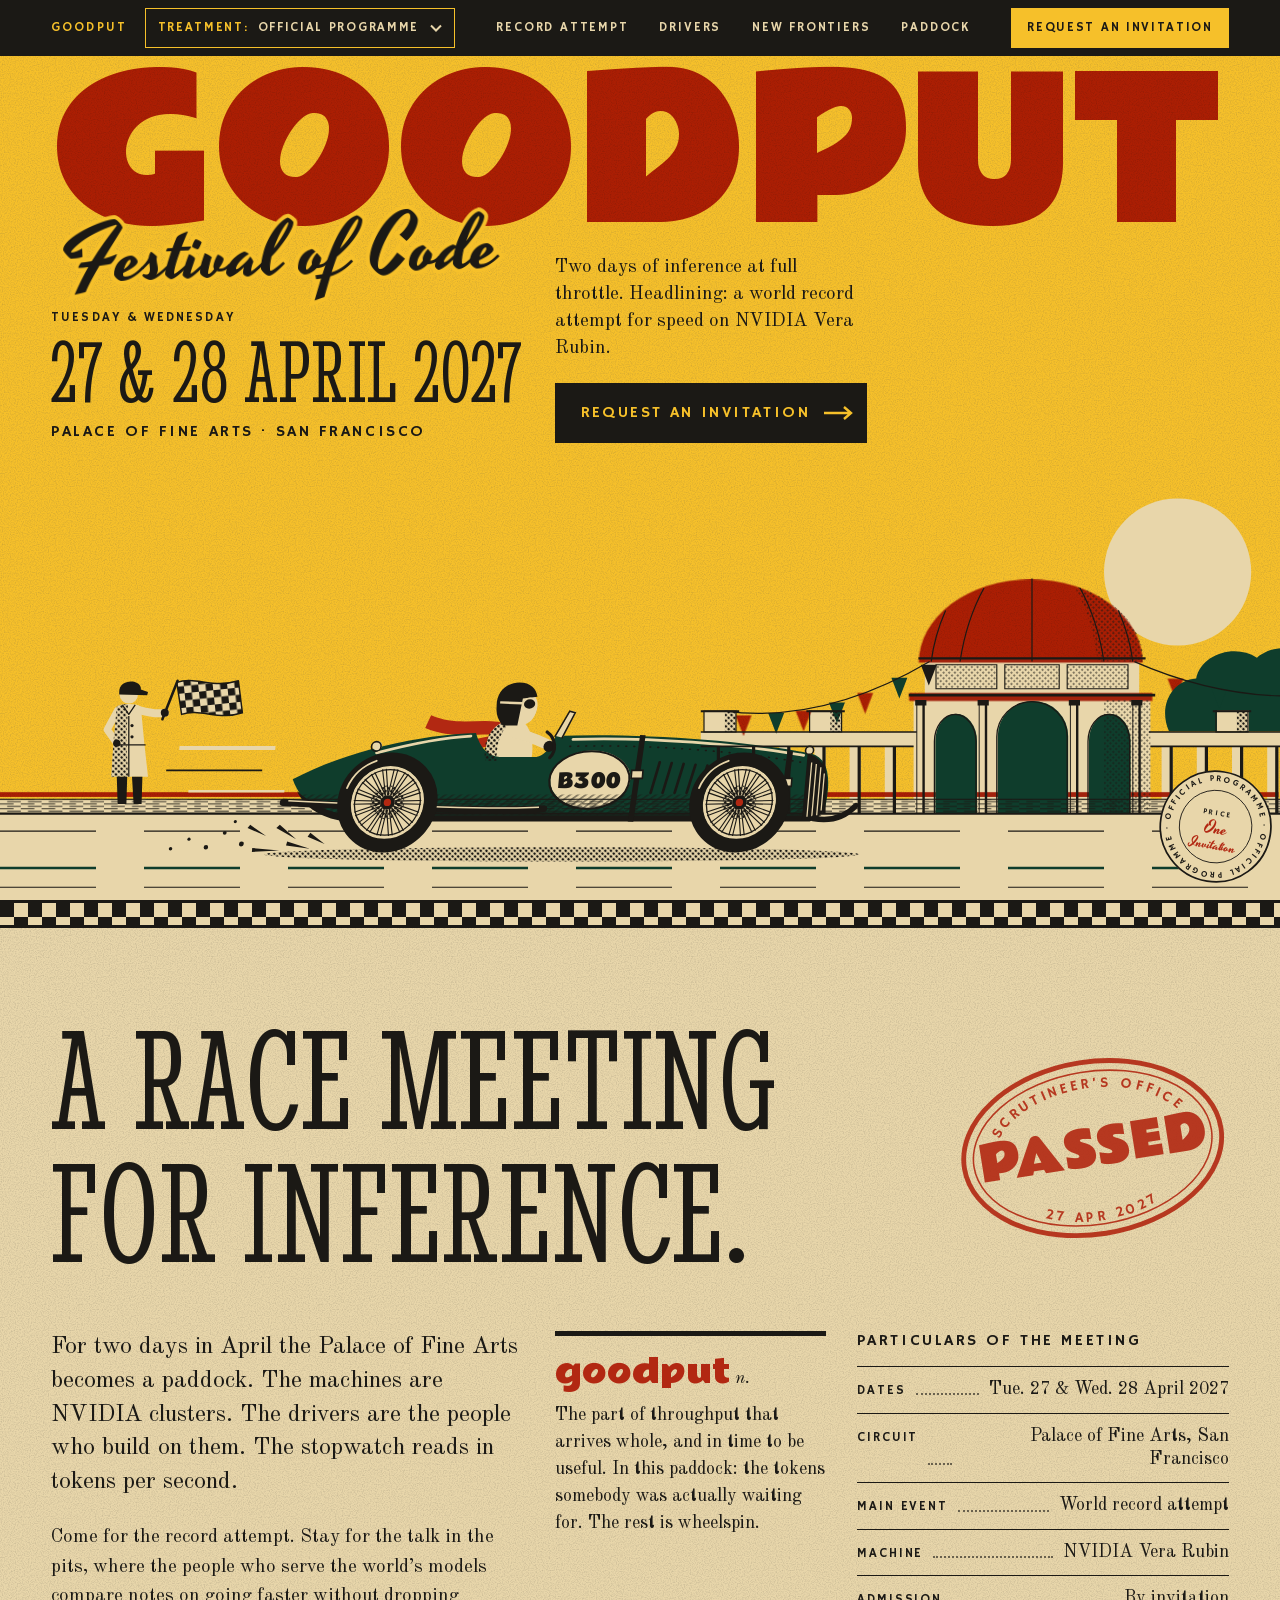
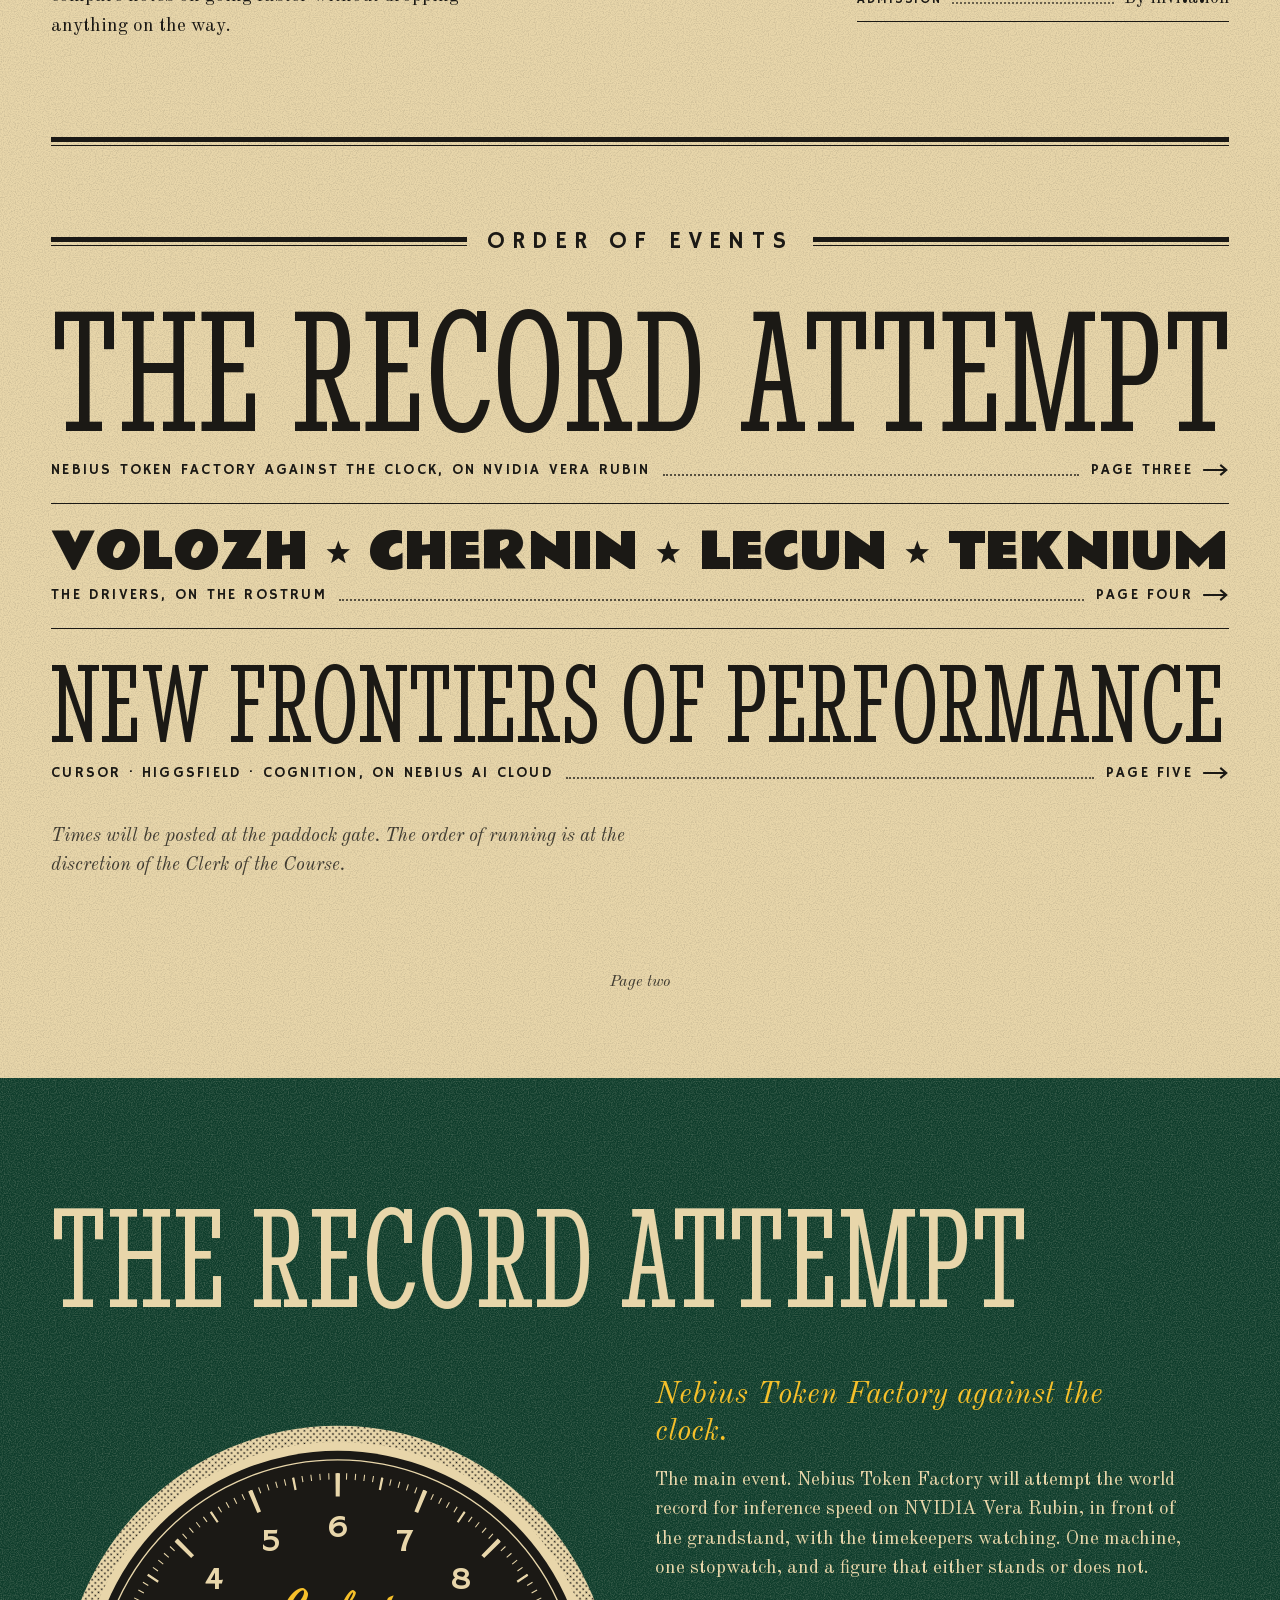
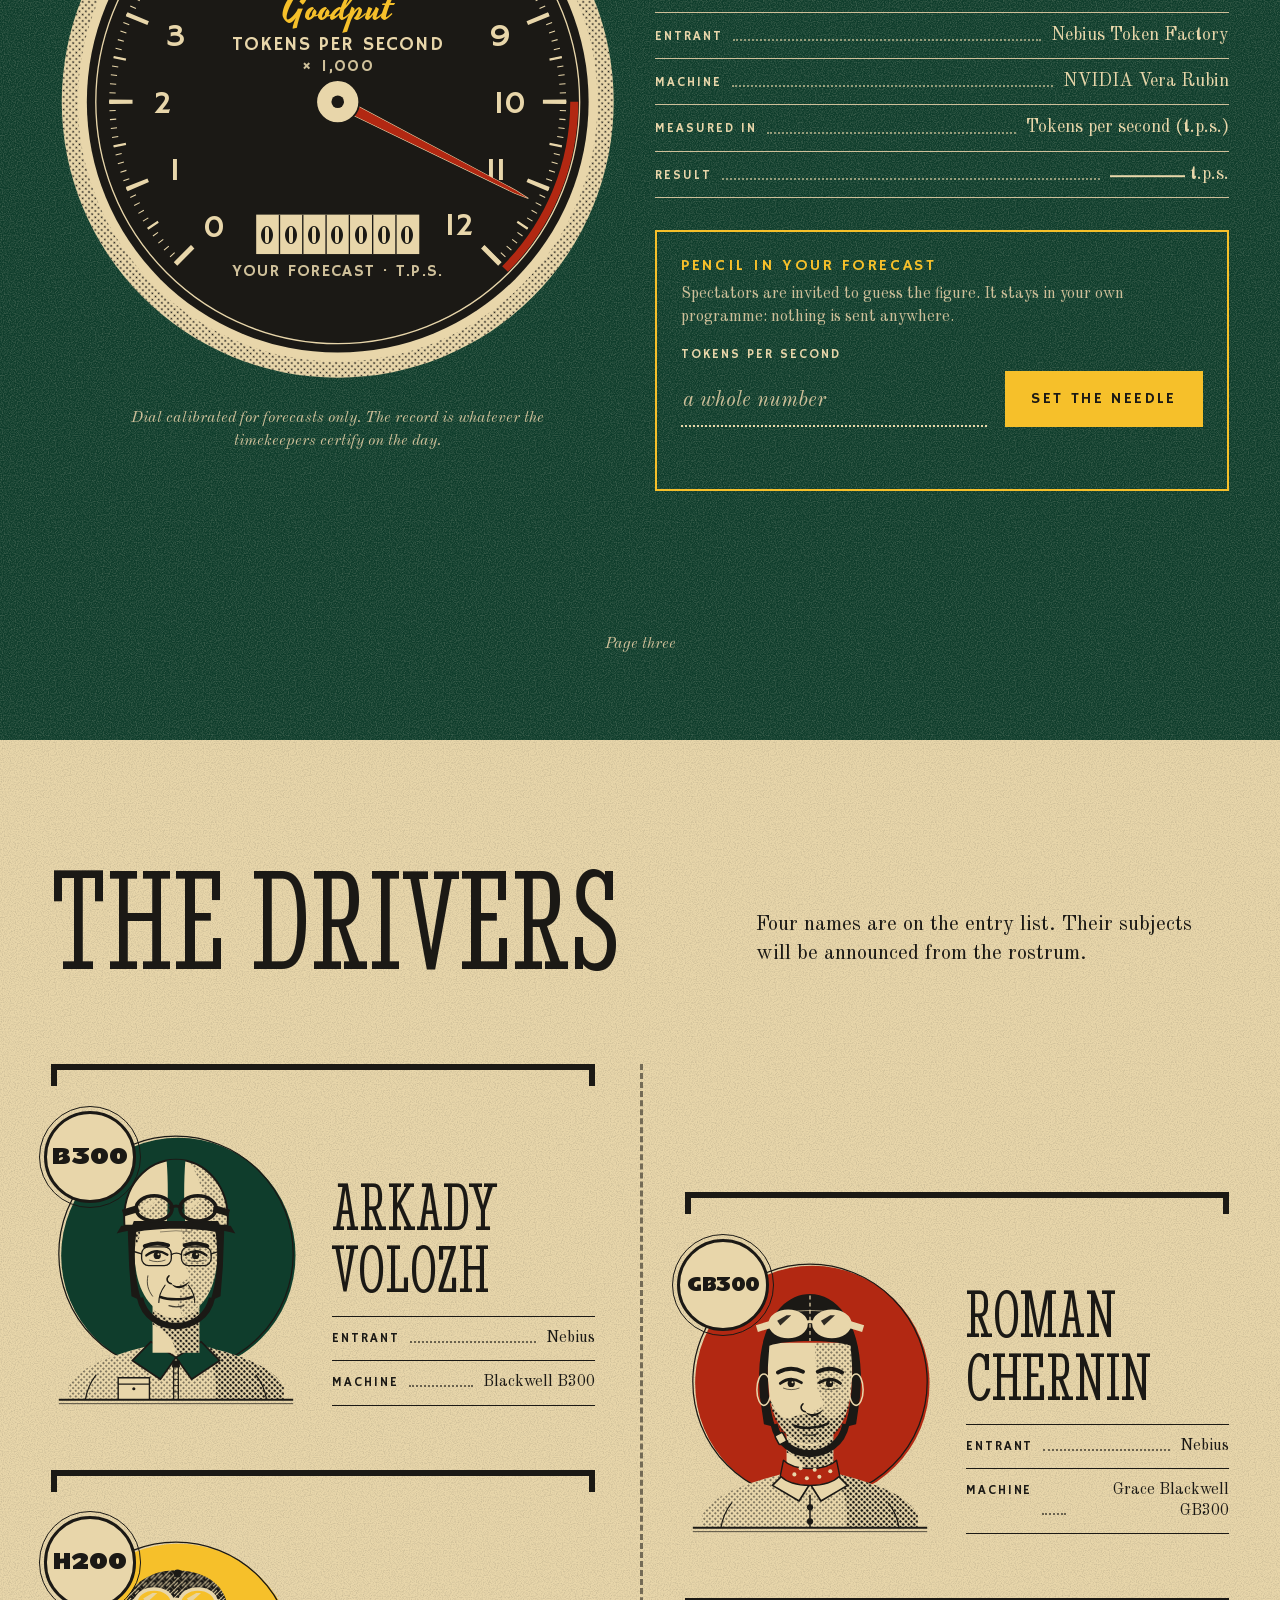
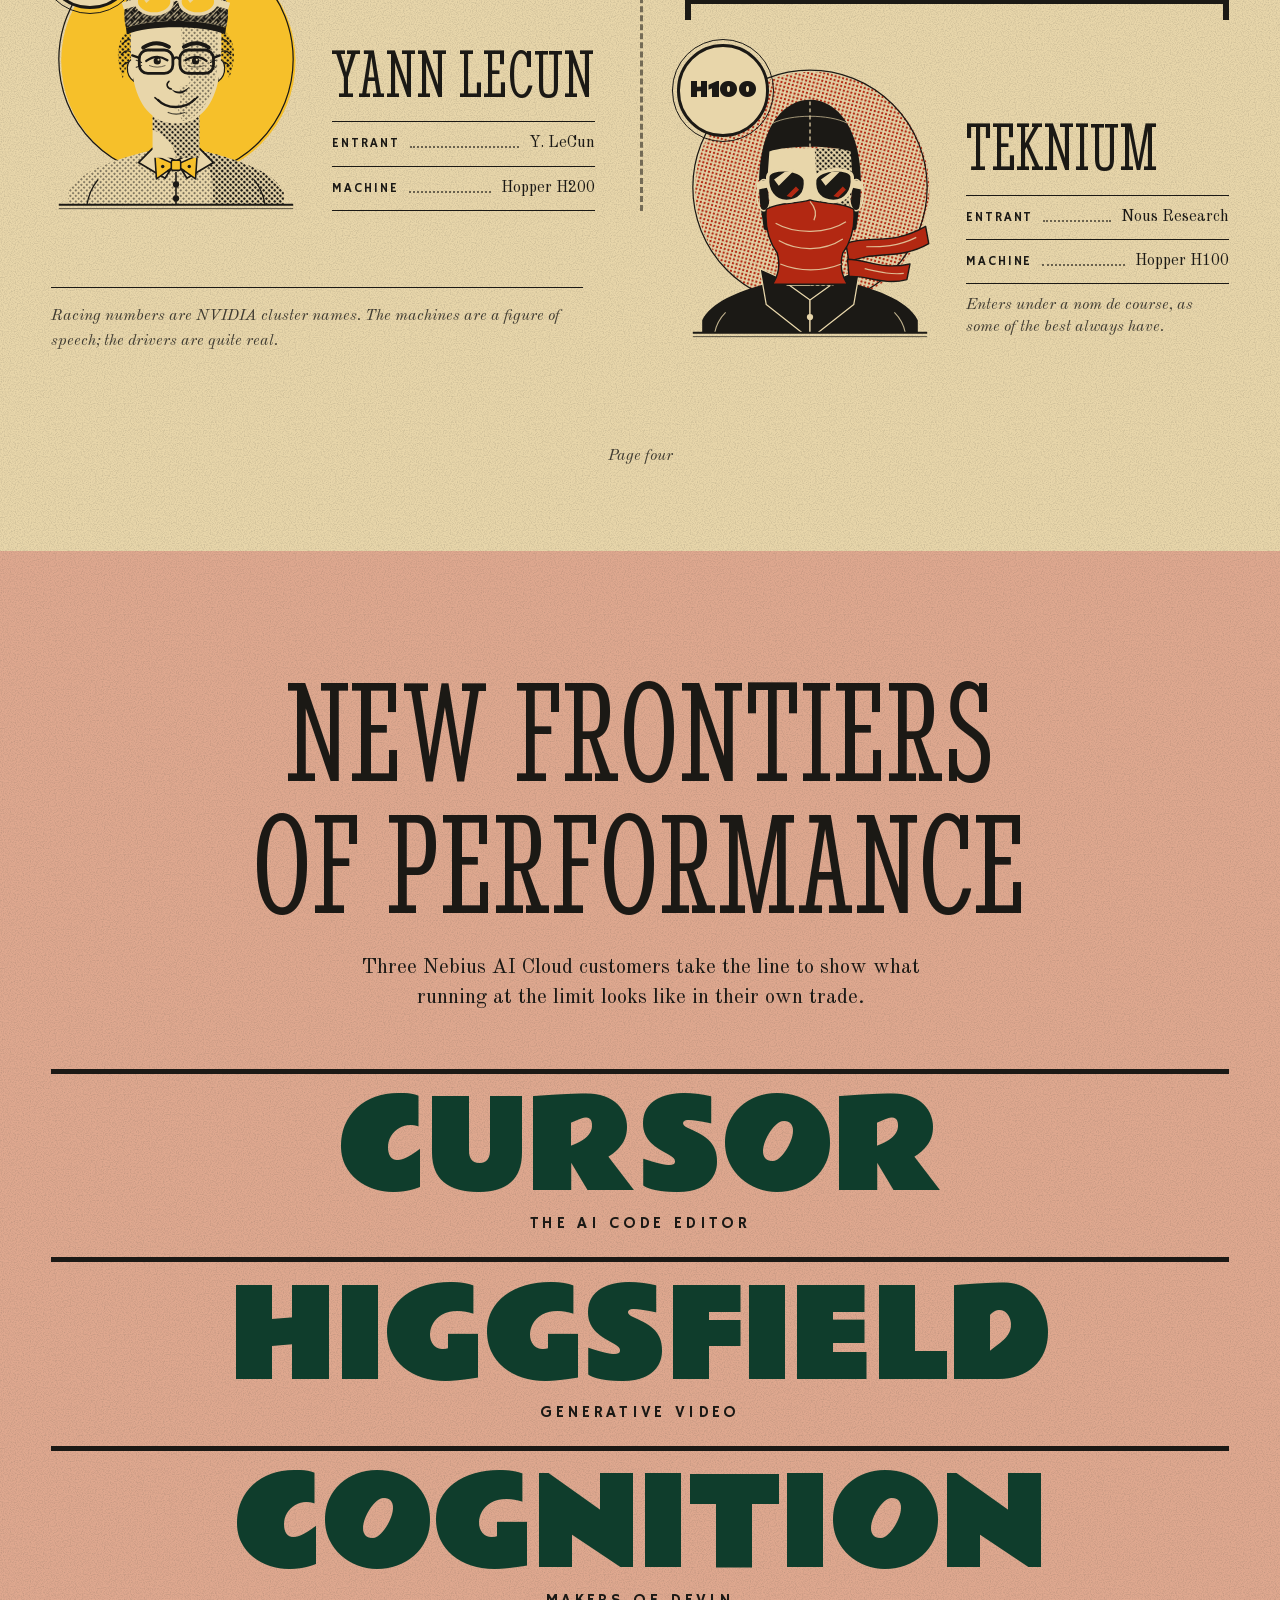
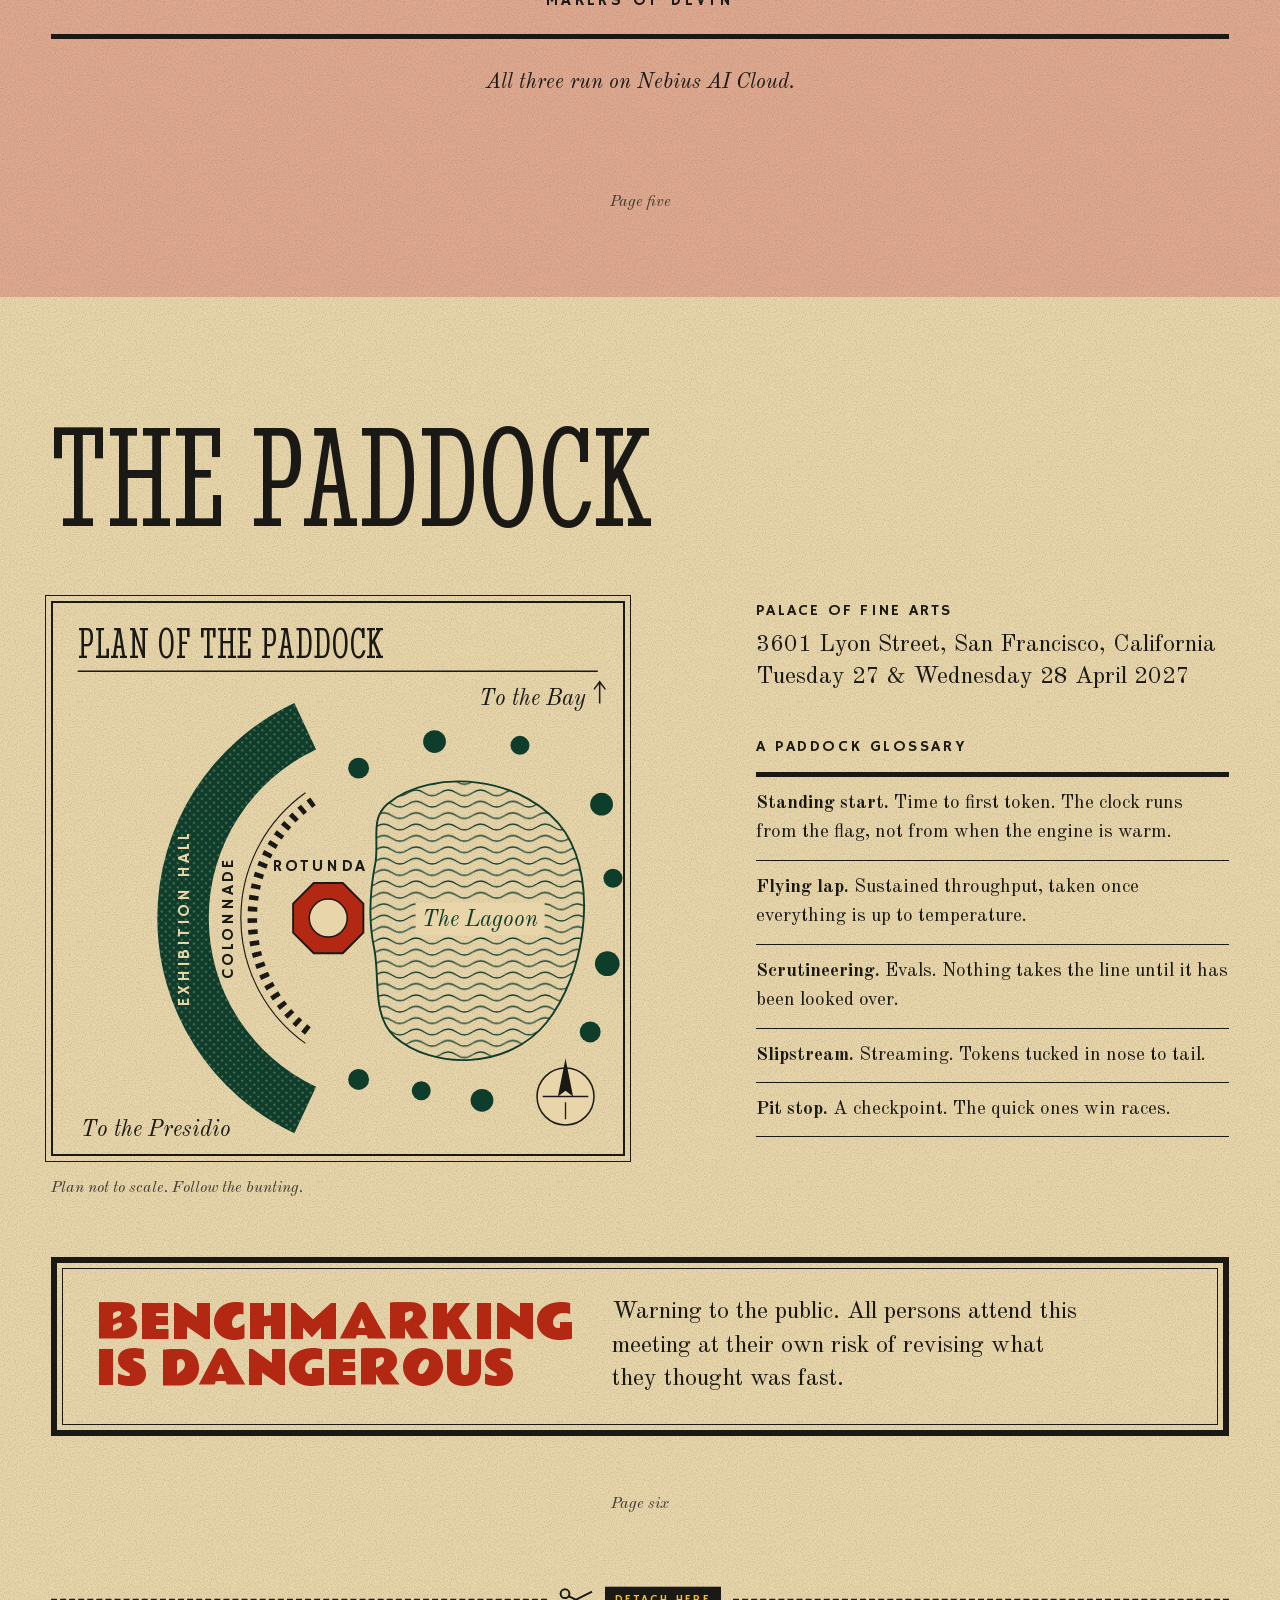
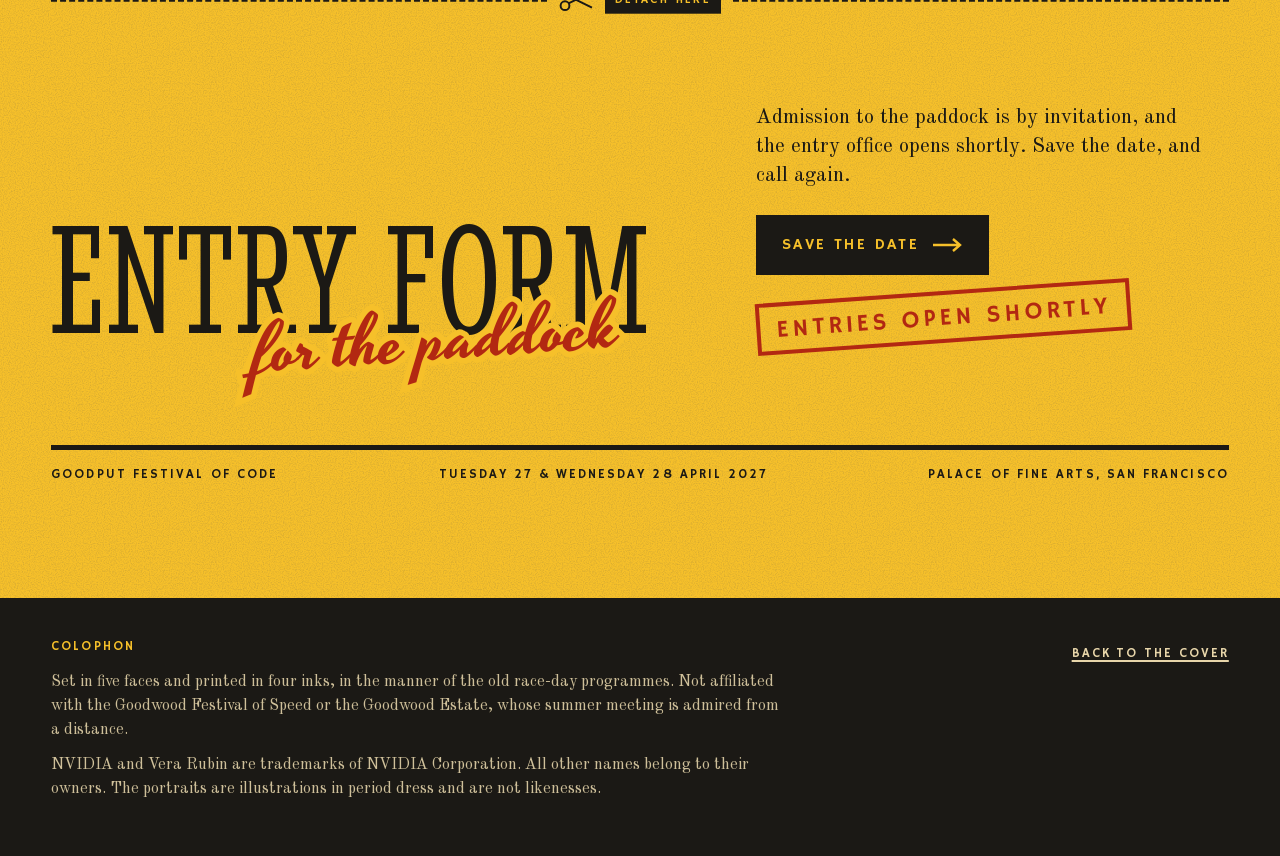
<file: docs/index.html>
<!doctype html>
<html lang="en">
<head>
<meta charset="utf-8">
<meta name="viewport" content="width=device-width, initial-scale=1">
<title>Goodput Festival of Code · 27 &amp; 28 April 2027 · Palace of Fine Arts, San Francisco</title>
<meta name="description" content="Two days of inference at full throttle at the Palace of Fine Arts, San Francisco, 27 and 28 April 2027. Headlining: a world record attempt for inference speed on NVIDIA Vera Rubin.">
<meta name="theme-color" content="#1B1915">
<meta property="og:title" content="Goodput Festival of Code">
<meta property="og:description" content="27 &amp; 28 April 2027, Palace of Fine Arts, San Francisco. A race meeting for inference, with a world record attempt on NVIDIA Vera Rubin.">
<meta property="og:type" content="website">
<link rel="icon" href="favicon.svg" type="image/svg+xml">
<link rel="preload" href="assets/fonts/rammetto-one-400-latin.woff2" as="font" type="font/woff2" crossorigin>
<link rel="preload" href="assets/fonts/stint-ultra-condensed-400-latin.woff2" as="font" type="font/woff2" crossorigin>
<link rel="preload" href="assets/fonts/hammersmith-one-400-latin.woff2" as="font" type="font/woff2" crossorigin>
<link rel="stylesheet" href="assets/css/programme.css">
<script src="assets/js/config.js" defer></script>
<script src="assets/js/treatments.js" defer></script>
<script src="assets/js/main.js" defer></script>
</head>
<body>

<a class="skip" href="#meeting">Skip to the programme</a>

<!-- screens and hatches shared by every plate -->
<svg width="0" height="0" style="position:absolute" aria-hidden="true" focusable="false">
  <defs>
    <pattern id="p-ht1" width="5" height="5" patternUnits="userSpaceOnUse" patternTransform="rotate(45)"><circle cx="2.5" cy="2.5" r="1.05" fill="#1B1915"/></pattern>
    <pattern id="p-ht2" width="5" height="5" patternUnits="userSpaceOnUse" patternTransform="rotate(45)"><circle cx="2.5" cy="2.5" r="1.7" fill="#1B1915"/></pattern>
    <pattern id="p-hatch" width="6" height="6" patternUnits="userSpaceOnUse" patternTransform="rotate(-38)"><rect width="6" height="2.2" fill="#1B1915"/></pattern>
    <pattern id="p-straw" width="26" height="6" patternUnits="userSpaceOnUse"><path d="M0 2h17M9 5h17" stroke="#1B1915" stroke-width="1.1"/></pattern>
    <pattern id="p-water" width="34" height="12" patternUnits="userSpaceOnUse"><path d="M0 6 q8.500 -6 17 0 t17 0" fill="none" stroke="#0F3D2C" stroke-width="1.3"/></pattern>
    <pattern id="p-gdots" width="5" height="5" patternUnits="userSpaceOnUse" patternTransform="rotate(20)"><circle cx="2.5" cy="2.5" r="1.3" fill="#0F3D2C"/></pattern>
    <pattern id="p-check" width="18" height="18" patternUnits="userSpaceOnUse" patternTransform="rotate(-6)"><rect width="18" height="18" fill="#E8D6AA"/><rect width="9" height="9" fill="#1B1915"/><rect x="9" y="9" width="9" height="9" fill="#1B1915"/></pattern>
    <pattern id="p-bdots" width="6" height="6" patternUnits="userSpaceOnUse" patternTransform="rotate(45)"><circle cx="3" cy="3" r="1.3" fill="#E8D6AA"/></pattern>
    <g id="spoke"><path d="M0,-9 L5,-42 M0,-9 L-5,-42" stroke="#1B1915" stroke-width="1.4" fill="none"/></g>
    <g id="spokes">
      <use href="#spoke"/><use href="#spoke" transform="rotate(20)"/><use href="#spoke" transform="rotate(40)"/>
      <use href="#spoke" transform="rotate(60)"/><use href="#spoke" transform="rotate(80)"/><use href="#spoke" transform="rotate(100)"/>
      <use href="#spoke" transform="rotate(120)"/><use href="#spoke" transform="rotate(140)"/><use href="#spoke" transform="rotate(160)"/>
      <use href="#spoke" transform="rotate(180)"/><use href="#spoke" transform="rotate(200)"/><use href="#spoke" transform="rotate(220)"/>
      <use href="#spoke" transform="rotate(240)"/><use href="#spoke" transform="rotate(260)"/><use href="#spoke" transform="rotate(280)"/>
      <use href="#spoke" transform="rotate(300)"/><use href="#spoke" transform="rotate(320)"/><use href="#spoke" transform="rotate(340)"/>
    </g>
    <symbol id="star" viewBox="0 0 20 20"><path d="M10 .500l2.500 6.700 7.100.300-5.600 4.400 1.900 6.900L10 14.900 4.100 18.800 6 11.900.400 7.500l7.100-.300z"/></symbol>
    <symbol id="arrow" viewBox="0 0 30 14"><path d="M0 7h26M20 1l7 6-7 6" fill="none" stroke="currentColor" stroke-width="2.4"/></symbol>
  </defs>
</svg>

<header class="masthead">
  <div class="masthead__id">
    <a class="masthead__name" href="#top">Goodput<span class="masthead__long"> Festival of Code</span></a>
    <details class="treatments" data-treatments>
      <summary>
        <span class="treatments__label">Treatment</span>
        <span class="treatments__current">Official Programme</span>
        <svg class="treatments__chev" viewBox="0 0 12 8" aria-hidden="true" focusable="false"><path d="M1 1.500l5 5 5-5" fill="none" stroke="currentColor" stroke-width="2"/></svg>
      </summary>
      <ul class="treatments__menu">
        <li><a href="./" aria-current="page"><strong>The Official Programme</strong><span>A letterpress race-day programme</span></a></li>
        <li><a href="tower/"><strong>The Timekeepers’ Tower</strong><span>Painted scoreboards and number tiles</span></a></li>
        <li><a href="lap-chart/"><strong>The Hand-Inked Lap Chart</strong><span>The meeting drawn as charts</span></a></li>
      </ul>
    </details>
  </div>
  <nav aria-label="Programme contents">
    <ul>
      <li><a href="#record">Record attempt</a></li>
      <li><a href="#drivers">Drivers</a></li>
      <li><a href="#frontiers">New frontiers</a></li>
      <li><a href="#paddock">Paddock</a></li>
    </ul>
  </nav>
  <a class="masthead__cta" href="#entry" data-invite>Request an invitation</a>
</header>

<main>

<!-- ============ COVER ============ -->
<section class="cover" id="top" aria-labelledby="cover-title">
  <div class="cover__text">
    <h1 id="cover-title">
      <span class="cover__goodput" data-fit><span>Goodput</span></span>
      <span class="cover__script">Festival of Code</span>
    </h1>
    <div class="cover__bill">
      <div class="cover__when">
        <p class="cover__days caps">Tuesday &amp; Wednesday</p>
        <p class="cover__date">27 &amp; 28 April 2027</p>
        <p class="cover__venue caps"><span class="nb">Palace of Fine Arts</span><span class="cover__dot"> · </span><span class="nb">San Francisco</span></p>
      </div>
      <p class="cover__offer">Two days of inference at full throttle. Headlining: a world record attempt for speed on NVIDIA Vera Rubin.</p>
      <div class="cover__act">
        <a class="btn" href="#entry" data-invite>Request an invitation <svg aria-hidden="true"><use href="#arrow"/></svg></a>
      </div>
    </div>
  </div>

  <svg class="cover__plate" viewBox="0 0 1600 560" role="img" aria-labelledby="plate-title">
    <title id="plate-title">A 1930s single-seater racing car, number B300, at speed past the rotunda and colonnade of the Palace of Fine Arts, as a marshal holds out the chequered flag.</title>

    <!-- the stock showing through: nothing is printed here -->
    <g class="pass pass--stock">
      <g transform="translate(80 0)"><g class="palace">
        <circle class="b" cx="1392" cy="150" r="92"/>
        <rect class="b" x="796" y="350" width="270" height="18"/>
        <path class="b" d="M806,368h14v84h-14z M850,368h14v84h-14z M894,368h14v84h-14z M938,368h14v84h-14z M982,368h14v84h-14z M1026,368h14v84h-14z"/>
        <path class="b" d="M800,324h40v26h-40z M932,324h40v26h-40z"/>
        <rect class="b" x="1356" y="350" width="244" height="18"/>
        <path class="b" d="M1372,368h14v84h-14z M1416,368h14v84h-14z M1460,368h14v84h-14z M1504,368h14v84h-14z M1548,368h14v84h-14z M1592,368h14v84h-14z"/>
        <rect class="b" x="1076" y="258" width="268" height="46"/>
        <rect class="b" x="1062" y="304" width="296" height="148"/>
      </g></g>
      <!-- the flag marshal, in his white coat -->
      <path class="b" d="M146,318 C152,314 170,314 176,318 L180,360 L185,406 L139,406 L142,360 Z"/>
      <path class="n sb" d="M175,323 C186,326 196,328 206,326" stroke-width="10" stroke-linecap="round"/>
      <path class="n sb" d="M147,323 L134,347 L146,364" stroke-width="9" stroke-linecap="round" stroke-linejoin="round"/>
      <circle class="b" cx="161" cy="303" r="11.500"/>
      <!-- trackside and road -->
      <rect class="b" x="0" y="434" width="1600" height="18"/>
      <rect class="b" x="0" y="452" width="1600" height="108"/>
    </g>

    <!-- first pass: vermilion, overprinting whatever lies beneath it -->
    <g class="pass pass--red">
      <g transform="translate(80 0)"><g class="palace">
        <path class="r" d="M1070,262 A140,104 0 0 1 1350,262 Z"/>
        <rect class="r" x="1058" y="300" width="304" height="10"/>
        <path class="r bunting-l" d="M841,328h20l-10,26z M916,322h20l-10,26z M993,300h20l-10,26z"/>
        <path class="r" d="M1381,282h20l-10,26z M1486,303h20l-10,26z"/>
      </g></g>
      <rect class="r" x="0" y="424" width="1600" height="6"/>
    </g>

    <!-- second pass: racing green, and what is knocked out of it -->
    <g class="pass pass--green">
      <g transform="translate(80 0)"><g class="palace">
        <path class="g" d="M1380,350 C1366,318 1384,286 1414,284 C1420,254 1462,240 1490,258 C1516,236 1562,246 1574,276 C1596,274 1612,292 1608,316 L1608,350 Z"/>
        <path class="b" d="M1440,324h40v26h-40z"/>
        <path class="g" d="M1166,452 L1166,356 A44,44 0 0 1 1254,356 L1254,452 Z"/>
        <path class="g" d="M1088,452 L1088,362 A26,34 0 0 1 1140,362 L1140,452 Z"/>
        <path class="g" d="M1280,452 L1280,362 A26,34 0 0 1 1332,362 L1332,452 Z"/>
        <path class="g bunting-l" d="M879,327h20l-10,26z M955,314h20l-10,26z M1033,283h20l-10,26z"/>
        <path class="g" d="M1433,296h20l-10,26z"/>
      </g></g>

      <g transform="translate(330 258) skewX(-5)">
        <g class="car__body">
          <g class="scarf">
            <path class="r" d="M314,84 C282,72 252,88 214,72 L208,88 C246,104 282,92 312,98 Z"/>
            <path class="r" d="M312,92 C290,100 270,100 246,110 L250,120 C276,112 296,112 314,102 Z"/>
          </g>
          <path class="b" d="M288,128 C282,104 290,86 306,80 L332,82 C342,92 346,110 344,128 Z"/>
          <path class="b" d="M324,40 C338,40 346,50 346,60 C346,72 340,82 330,84 L316,84 L316,44 Z"/>
          <path class="g" d="M48,152 C112,116 204,96 272,94 Q282,122 304,124 L350,124 Q364,122 372,98 C480,94 610,104 694,120 C716,126 722,152 716,192 L700,204 L124,204 C92,202 62,184 48,152 Z"/>
          <path class="n sb" d="M150,119 C206,104 246,99 266,98" stroke-width="3.5" stroke-linecap="round"/>
          <path class="n sb" d="M394,102 C490,99 600,108 684,122" stroke-width="3.5" stroke-linecap="round"/>
          <ellipse class="b" cx="420" cy="152" rx="50" ry="36"/>
          <path class="b" d="M372,98 L388,66 L395,68 L381,100 Z"/>
          <path class="n sb" d="M320,94 C340,98 352,104 366,110" stroke-width="13" stroke-linecap="round"/>
          <circle class="b" cx="150" cy="110" r="6"/>
        </g>
      </g>
    </g>

    <!-- third pass: the key plate, in black -->
    <g class="pass pass--ink">
      <g transform="translate(80 0)"><g class="palace">
        <!-- rotunda -->
        <path d="M1262,167 A140,104 0 0 1 1350,262 L1292,262 Q1286,206 1262,167 Z" fill="url(#p-ht1)"/>
        <path class="n si" d="M1210,158 L1210,262 M1150,170 Q1128,210 1120,262 M1270,170 Q1292,210 1300,262 M1102,198 Q1088,230 1084,262 M1318,198 Q1332,230 1336,262" stroke-width="1.5"/>
        <path class="n si" d="M1068,258 L1352,258" stroke-width="3"/>
        <path class="n si" d="M1056,304 L1364,304" stroke-width="3.5"/>
        <path d="M1090,266h76v30h-76z M1176,266h68v30h-68z M1254,266h76v30h-76z" fill="url(#p-ht1)" stroke="#1B1915" stroke-width="1.4"/>
        <path d="M1300,310 L1358,310 L1358,452 L1300,452 Z" fill="url(#p-ht1)"/>
        <path class="n si" d="M1166,452 L1166,356 A44,44 0 0 1 1254,356 L1254,452 M1088,452 L1088,362 A26,34 0 0 1 1140,362 L1140,452 M1280,452 L1280,362 A26,34 0 0 1 1332,362 L1332,452" stroke-width="1.6"/>
        <path class="i" d="M1073,316h3v136h-3z M1151,316h3v136h-3z M1265,316h3v136h-3z M1343,316h3v136h-3z M1064,310h14v7h-14z M1142,310h14v7h-14z M1256,310h14v7h-14z M1334,310h14v7h-14z"/>
        <path class="n si" d="M1066,316 L1066,452 M1144,316 L1144,452 M1258,316 L1258,452 M1336,316 L1336,452" stroke-width="1.2"/>
        <!-- colonnades and their urn boxes -->
        <path class="n si" d="M796,350 L1066,350 M796,368 L1062,368 M1356,350 L1600,350 M1358,368 L1600,368" stroke-width="2"/>
        <path class="i" d="M816,368h4v84h-4z M860,368h4v84h-4z M904,368h4v84h-4z M948,368h4v84h-4z M992,368h4v84h-4z M1036,368h4v84h-4z M1382,368h4v84h-4z M1426,368h4v84h-4z M1470,368h4v84h-4z M1514,368h4v84h-4z M1558,368h4v84h-4z"/>
        <path d="M800,324h40v26h-40z M932,324h40v26h-40z M1440,324h40v26h-40z" fill="none" stroke="#1B1915" stroke-width="1.5"/>
        <path d="M826,324h14v26h-14z M958,324h14v26h-14z M1466,324h14v26h-14z" fill="url(#p-ht2)"/>
        <path class="n si" d="M796,324 L844,324 M928,324 L976,324 M1436,324 L1484,324" stroke-width="2.4"/>
        <!-- bunting strings and the black flags -->
        <path class="n si bunting-l" d="M826,324 Q950,340 1082,262" stroke-width="1.5"/>
        <path class="i bunting-l" d="M1071,266h20l-10,26z"/>
        <path class="n si" d="M1338,262 Q1470,320 1600,300" stroke-width="1.5"/>
        <path class="i" d="M1538,305h20l-10,26z"/>
      </g></g>

      <!-- the flag marshal, keyed -->
      <path d="M221,288 C244,280 266,296 298,286 L303,326 C273,336 250,320 227,328 Z" fill="url(#p-check)" stroke="#1B1915" stroke-width="1.8" stroke-linejoin="round"/>
      <path class="n si" d="M203,334 L222,286" stroke-width="3.2" stroke-linecap="round"/>
      <path class="i" d="M149,300 C149,290 158,286 166,287 C173,288 177,293 176,297 L185,300 L184,304 L149,303 Z"/>
      <path d="M146,318 C149,316 154,315 160,315 L158,360 L160,406 L139,406 L142,360 Z" fill="url(#p-ht2)"/>
      <path class="i" d="M146,406 L159,406 L158,440 L147,440 Z M165,406 L178,406 L177,440 L167,440 Z"/>
      <path class="n si" d="M153,316 L161,328 L169,316 M161,330 L161,406 M142,366 L182,366" stroke-width="1.6" stroke-linejoin="round"/>
      <circle class="i" cx="165" cy="342" r="2"/><circle class="i" cx="165" cy="356" r="2"/>
      <circle class="i" cx="206" cy="326" r="5"/><circle class="i" cx="146" cy="364" r="4.500"/>

      <!-- trackside -->
      <rect x="0" y="434" width="1600" height="18" fill="url(#p-straw)"/>
      <path class="n si" d="M0,434 L1600,434" stroke-width="1.4"/>
      <path class="n si" d="M0,452 L1600,452" stroke-width="2.6"/>
      <ellipse cx="702" cy="503" rx="372" ry="9" fill="url(#p-ht2)"/>
      <!-- the road, streaked -->
      <path class="n si streak" d="M0,474 L1600,474" stroke-width="1.6"/>
      <path class="n sg streak streak--slow" d="M0,520 L1600,520" stroke-width="3"/>
      <path class="n si streak" d="M0,544 L1600,544" stroke-width="1.4"/>

      <g transform="translate(330 258) skewX(-5)">
        <!-- wake -->
        <path class="n sb streak" d="M-96,112 L40,112" stroke-width="5"/>
        <path class="n si streak streak--slow" d="M-110,140 L50,140" stroke-width="2.4"/>
        <path class="n sb streak streak--slow" d="M-80,166 L46,166" stroke-width="3"/>
        <g class="dust">
          <path class="i" d="M96,232 l-22,-9 3,-5z M78,238 l-30,-4 1,-5z M60,226 l-26,-14 4,-4z M40,240 l-34,2 0,-5z M22,222 l-24,-10 3,-4z"/>
          <circle class="i" cx="-8" cy="232" r="3"/><circle class="i" cx="-30" cy="218" r="2.400"/><circle class="i" cx="-52" cy="236" r="2.800"/>
          <circle class="i" cx="-74" cy="226" r="2"/><circle class="i" cx="-18" cy="204" r="2"/><circle class="i" cx="-96" cy="238" r="2.200"/>
        </g>

        <g class="car__body">
          <path class="i" d="M296,60 C294,40 308,30 322,30 C336,30 344,38 346,48 L328,50 L324,84 L306,84 C300,78 296,70 296,60 Z"/>
          <ellipse class="i sb" cx="337" cy="57" rx="8" ry="7" stroke-width="2"/>
          <path class="n sb" d="M300,55 L328,56" stroke-width="3"/>
          <path d="M288,128 C282,104 290,86 306,80 L314,82 C302,92 300,112 302,128 Z" fill="url(#p-ht2)"/>
          <circle class="i" cx="366" cy="110" r="7"/>
          <path class="n si" d="M362,92 C374,100 376,116 368,124" stroke-width="4" stroke-linecap="round"/>
          <path class="n si" d="M372,98 L388,66 L395,68 L381,100" stroke-width="2"/>
          <path d="M62,170 L716,170 L716,192 L712,196 L140,196 C110,196 82,186 62,170 Z" fill="url(#p-hatch)" opacity=".5"/>
          <path class="i" d="M56,166 C86,190 110,196 140,196 L714,196 L700,204 L124,204 C92,202 66,186 56,166 Z"/>
          <path class="i" d="M690,119 C716,126 722,152 716,192 L704,202 L690,202 Z"/>
          <path class="n sb" d="M696,130 L696,198 M702,132 L702,198 M708,136 L708,196 M713,144 L713,190" stroke-width="1.6"/>
          <circle class="b si" cx="692" cy="115" r="5" stroke-width="2"/>
          <path class="n si" d="M506,130 L498,168 M521,131 L513,168 M536,132 L528,168 M551,133 L543,168 M566,134 L558,168 M581,136 L573,168 M596,138 L588,168 M611,140 L603,168 M626,142 L618,168 M641,145 L633,168" stroke-width="3.4" stroke-linecap="round"/>
          <path class="n si" d="M482,96 L476,204 M668,116 L664,204" stroke-width="7"/>
          <path class="b si" d="M472,140h14v10h-14z M659,150h14v10h-14z" stroke-width="2"/>
          <ellipse class="n si" cx="420" cy="152" rx="50" ry="36" stroke-width="2.6"/>
          <text class="plate-num i" font-size="25" x="420" y="161.500" text-anchor="middle" textLength="80" lengthAdjust="spacingAndGlyphs">B300</text>
          <path class="n si" d="M366,188 C300,192 200,188 40,180" stroke-width="9" stroke-linecap="round"/>
          <path class="n sb" d="M360,186 C300,189 200,185 46,178" stroke-width="1.8"/>
          <circle class="n si" cx="150" cy="110" r="6" stroke-width="2"/>
          <path class="n si" d="M392,110 C490,107 600,116 684,130" stroke-width="2" stroke-dasharray="1 9" stroke-linecap="round"/>
          <path class="n si" d="M704,200 C726,204 744,198 756,184" stroke-width="7" stroke-linecap="round"/>
        </g>

        <!-- rear wheel -->
        <g transform="translate(170 180)">
          <circle class="b" r="46"/><circle r="21" fill="url(#p-ht2)"/>
          <g class="spin"><use href="#spokes"/></g>
          <circle class="n si" r="54" stroke-width="17"/><circle class="n si" r="41" stroke-width="1.6"/>
          <path class="n sb" d="M-52,-18 A55,55 0 0 1 -18,-52" stroke-width="2.4" stroke-linecap="round"/>
          <circle class="i" r="9"/><circle class="r" r="4.600"/>
        </g>
        <!-- front wheel -->
        <g transform="translate(610 180)">
          <circle class="b" r="46"/><circle r="21" fill="url(#p-ht2)"/>
          <g class="spin"><use href="#spokes"/></g>
          <circle class="n si" r="54" stroke-width="17"/><circle class="n si" r="41" stroke-width="1.6"/>
          <path class="n sb" d="M-52,-18 A55,55 0 0 1 -18,-52" stroke-width="2.4" stroke-linecap="round"/>
          <circle class="i" r="9"/><circle class="r" r="4.600"/>
        </g>
      </g>
    </g>
  </svg>

  <svg class="cover__seal" viewBox="0 0 200 200" aria-hidden="true" focusable="false">
    <circle class="b" cx="100" cy="100" r="97"/>
    <circle class="n si" cx="100" cy="100" r="96" stroke-width="3"/>
    <circle class="n si" cx="100" cy="100" r="63" stroke-width="1.5"/>
    <path id="seal-arc" class="n" d="M21,100 a79,79 0 1,1 158,0 a79,79 0 1,1 -158,0"/>
    <text class="seal__ring i" font-size="15"><textPath href="#seal-arc" textLength="484">Official programme · Official programme ·</textPath></text>
    <text class="seal__price i" font-size="13" x="100" y="80" text-anchor="middle">Price</text>
    <text class="seal__script r" font-size="30" x="100" y="111" text-anchor="middle">One</text>
    <text class="seal__script r" font-size="25" x="100" y="139" text-anchor="middle">Invitation</text>
  </svg>
</section>

<!-- ============ PAGE TWO: THE MEETING ============ -->
<section class="page page--ruled" id="meeting" aria-labelledby="meeting-title">
  <div class="sheet">
    <div class="meeting__top">
      <h2 class="bill" id="meeting-title">A race meeting for inference.</h2>
      <svg class="passed" viewBox="0 0 280 190" aria-hidden="true" focusable="false">
        <ellipse class="n sr" cx="140" cy="95" rx="134" ry="89" stroke-width="5"/>
        <ellipse class="n sr" cx="140" cy="95" rx="124" ry="79" stroke-width="1.6"/>
        <path id="passed-top" class="n" d="M38,95 A102,62 0 0 1 242,95"/>
        <path id="passed-foot" class="n" d="M30,98 A110,72 0 0 0 250,98"/>
        <text class="passed__ring r" font-size="15"><textPath href="#passed-top" startOffset="50%" text-anchor="middle">Scrutineer’s office</textPath></text>
        <text class="passed__word r" font-size="50" x="140" y="113" text-anchor="middle">Passed</text>
        <text class="passed__ring r" font-size="15"><textPath href="#passed-foot" startOffset="50%" text-anchor="middle">27 Apr 2027</textPath></text>
      </svg>

      <div class="meeting__foreword">
        <p>For two days in April the Palace of Fine Arts becomes a paddock. The machines are NVIDIA clusters. The drivers are the people who build on them. The stopwatch reads in tokens per second.</p>
        <p>Come for the record attempt. Stay for the talk in the pits, where the people who serve the world’s models compare notes on going faster without dropping anything on the way.</p>
      </div>

      <div class="definition">
        <dfn>goodput</dfn> <i>n.</i>
        <p>The part of throughput that arrives whole, and in time to be useful. In this paddock: the tokens somebody was actually waiting for. The rest is wheelspin.</p>
      </div>

      <div class="particulars">
        <h3>Particulars of the meeting</h3>
        <dl class="card">
          <div class="card__row"><dt>Dates</dt><span class="card__dots"></span><dd>Tue. 27 &amp; Wed. 28 April 2027</dd></div>
          <div class="card__row"><dt>Circuit</dt><span class="card__dots"></span><dd>Palace of Fine Arts, San Francisco</dd></div>
          <div class="card__row"><dt>Main event</dt><span class="card__dots"></span><dd>World record attempt</dd></div>
          <div class="card__row"><dt>Machine</dt><span class="card__dots"></span><dd>NVIDIA Vera Rubin</dd></div>
          <div class="card__row"><dt>Admission</dt><span class="card__dots"></span><dd>By invitation</dd></div>
        </dl>
      </div>
    </div>

    <div class="oxford" role="presentation"></div>

    <h2 class="events__title">Order of events</h2>
    <ol class="events">
      <li>
        <a class="event" href="#record">
          <span class="event__name" data-fit><span>The Record Attempt</span></span>
          <span class="event__who"><span>Nebius Token Factory against the clock, on NVIDIA Vera Rubin</span><span class="card__dots"></span><span class="event__go">Page three <svg aria-hidden="true"><use href="#arrow"/></svg></span></span>
        </a>
      </li>
      <li>
        <a class="event" href="#drivers">
          <span class="event__name event__name--fat" data-fit><span><span class="nb">Volozh <svg class="star" aria-hidden="true"><use href="#star"/></svg> Chernin <svg class="star" aria-hidden="true"><use href="#star"/></svg></span> <span class="nb">LeCun <svg class="star" aria-hidden="true"><use href="#star"/></svg> Teknium</span></span></span>
          <span class="event__who"><span>The drivers, on the rostrum</span><span class="card__dots"></span><span class="event__go">Page four <svg aria-hidden="true"><use href="#arrow"/></svg></span></span>
        </a>
      </li>
      <li>
        <a class="event" href="#frontiers">
          <span class="event__name" data-fit><span><span class="nb">New Frontiers</span> <span class="nb">of Performance</span></span></span>
          <span class="event__who"><span>Cursor · Higgsfield · Cognition, on Nebius AI Cloud</span><span class="card__dots"></span><span class="event__go">Page five <svg aria-hidden="true"><use href="#arrow"/></svg></span></span>
        </a>
      </li>
    </ol>
    <p class="events__note">Times will be posted at the paddock gate. The order of running is at the discretion of the Clerk of the Course.</p>

    <p class="folio">Page two</p>
  </div>
</section>

<!-- ============ PAGE THREE: THE RECORD ATTEMPT ============ -->
<section class="page page--green" id="record" aria-labelledby="record-title">
  <div class="sheet record">
    <h2 class="bill" id="record-title">The Record Attempt</h2>

    <figure class="record__dial">
      <svg class="dial" viewBox="0 0 640 640" role="img" aria-labelledby="dial-title">
        <title id="dial-title">A chronometric dial reading tokens per second, scaled from nought to twelve thousand.</title>
        <circle class="b" cx="320" cy="320" r="308"/>
        <circle cx="320" cy="320" r="308" fill="url(#p-ht1)"/>
        <circle class="b" cx="320" cy="320" r="290"/>
        <circle class="i" cx="320" cy="320" r="280"/>
        <circle class="n sb" cx="320" cy="320" r="270" stroke-width="1.5"/>
        <!-- scale: 270 degrees, nought to twelve -->
        <path class="n sb" d="M148.900,491.100 A242,242 0 1 1 491.100,491.100" pathLength="1200" stroke-width="26" stroke-dasharray="5 95" stroke-dashoffset="2.5"/>
        <path class="n sb" d="M144.600,495.400 A248,248 0 1 1 495.400,495.400" pathLength="1200" stroke-width="14" stroke-dasharray="2.6 47.4" stroke-dashoffset="1.3"/>
        <path class="n sb" d="M142.200,497.800 A251.500,251.500 0 1 1 497.800,497.800" pathLength="1200" stroke-width="7" stroke-dasharray="1.2 8.8" stroke-dashoffset=".6"/>
        <path class="n sb" d="M139,501 L158.100,481.900 M501,501 L481.900,481.900" stroke-width="5.5"/>
        <path class="n sr" d="M584,320 A264,264 0 0 1 506.700,506.700" stroke-width="9"/>
        <g text-anchor="middle">
          <text class="dial__num" font-size="36" x="181.400" y="458.600" dy=".35em">0</text>
          <text class="dial__num" font-size="36" x="138.900" y="395" dy=".35em">1</text>
          <text class="dial__num" font-size="36" x="124" y="320" dy=".35em">2</text>
          <text class="dial__num" font-size="36" x="138.900" y="245" dy=".35em">3</text>
          <text class="dial__num" font-size="36" x="181.400" y="181.400" dy=".35em">4</text>
          <text class="dial__num" font-size="36" x="245" y="138.900" dy=".35em">5</text>
          <text class="dial__num" font-size="36" x="320" y="124" dy=".35em">6</text>
          <text class="dial__num" font-size="36" x="395" y="138.900" dy=".35em">7</text>
          <text class="dial__num" font-size="36" x="458.600" y="181.400" dy=".35em">8</text>
          <text class="dial__num" font-size="36" x="501.100" y="245" dy=".35em">9</text>
          <text class="dial__num" font-size="36" x="512" y="320" dy=".35em">10</text>
          <text class="dial__num" font-size="36" x="497" y="395" dy=".35em">11</text>
          <text class="dial__num" font-size="36" x="456" y="456" dy=".35em">12</text>
          <text class="dial__maker" font-size="44" x="320" y="228">Goodput</text>
          <text class="dial__label" font-size="22" x="320" y="262">Tokens per second</text>
          <text class="dial__fine" font-size="19" x="320" y="286">× 1,000</text>
          <!-- odometer -->
          <rect class="b" x="229" y="446" width="182" height="44"/>
          <path class="n si" d="M255,446v44 M281,446v44 M307,446v44 M333,446v44 M359,446v44 M385,446v44" stroke-width="1.5"/>
          <g class="dial__digits" font-size="28">
            <text class="dial__digit" x="242" y="479">0</text><text class="dial__digit" x="268" y="479">0</text>
            <text class="dial__digit" x="294" y="479">0</text><text class="dial__digit" x="320" y="479">0</text>
            <text class="dial__digit" x="346" y="479">0</text><text class="dial__digit" x="372" y="479">0</text>
            <text class="dial__digit" x="398" y="479">0</text>
          </g>
          <text class="dial__fine" font-size="19" x="320" y="514">Your forecast · t.p.s.</text>
        </g>
        <g class="dial__stamp">
          <rect class="i" x="222" y="532" width="196" height="38"/>
          <rect class="n sy" x="222" y="532" width="196" height="38" stroke-width="3"/>
          <text font-size="21" x="320" y="558.500" text-anchor="middle">Off the clock</text>
        </g>
        <g class="dial__needle">
          <path class="r" d="M314,320 L318.400,98 L320,82 L321.600,98 L326,320 Z"/>
        </g>
        <circle class="b" cx="320" cy="320" r="24"/>
        <circle class="n si" cx="320" cy="320" r="24" stroke-width="2"/>
        <circle class="i" cx="320" cy="320" r="7"/>
      </svg>
      <figcaption>Dial calibrated for forecasts only. The record is whatever the timekeepers certify on the day.</figcaption>
    </figure>

    <div class="record__copy">
      <p class="record__lede">Nebius Token Factory against the clock.</p>
      <p>The main event. Nebius Token Factory will attempt the world record for inference speed on NVIDIA Vera Rubin, in front of the grandstand, with the timekeepers watching. One machine, one stopwatch, and a figure that either stands or does not.</p>

      <dl class="card">
        <div class="card__row"><dt>Entrant</dt><span class="card__dots"></span><dd>Nebius Token Factory</dd></div>
        <div class="card__row"><dt>Machine</dt><span class="card__dots"></span><dd>NVIDIA Vera Rubin</dd></div>
        <div class="card__row"><dt>Measured in</dt><span class="card__dots"></span><dd>Tokens per second (t.p.s.)</dd></div>
        <div class="card__row"><dt>Result</dt><span class="card__dots"></span><dd><span class="record__blank"></span> t.p.s. <span class="visually-hidden">Left blank until the day.</span></dd></div>
      </dl>

      <form class="forecast" id="forecast" novalidate>
        <h3 id="forecast-title">Pencil in your forecast</h3>
        <p class="forecast__hint" id="forecast-hint">Spectators are invited to guess the figure. It stays in your own programme: nothing is sent anywhere.</p>
        <div class="forecast__row">
          <div class="forecast__field">
            <label for="forecast-input">Tokens per second</label>
            <input class="forecast__input" id="forecast-input" name="forecast" type="text" inputmode="numeric" autocomplete="off" placeholder="a whole number" aria-describedby="forecast-hint forecast-out">
          </div>
          <button class="btn btn--on-green" type="submit">Set the needle</button>
        </div>
        <p class="forecast__out" id="forecast-out" role="status"></p>
        <noscript><p class="forecast__out">The needle needs JavaScript to move. The record attempt does not.</p></noscript>
      </form>
    </div>

    <p class="folio folio--span">Page three</p>
  </div>
</section>

<!-- ============ PAGE FOUR: THE DRIVERS ============ -->
<section class="page" id="drivers" aria-labelledby="drivers-title">
  <div class="sheet">
    <div class="drivers__head">
      <h2 class="bill" id="drivers-title">The Drivers</h2>
      <p>Four names are on the entry list. Their subjects will be announced from the rostrum.</p>
    </div>

    <div class="grid">
      <article class="slot">
          <figure class="slot__plate"><img src="assets/img/driver-volozh.svg" width="320" height="380" alt="Arkady Volozh, drawn as a racing driver in a 1950s hard helmet with goggles raised, in racing overalls." loading="lazy"><span class="roundel"><span class="visually-hidden">Racing number </span>B300</span></figure>
          <div class="slot__entry">
            <h3>Arkady Volozh</h3>
            <dl class="card">
              <div class="card__row"><dt>Entrant</dt><span class="card__dots"></span><dd>Nebius</dd></div>
              <div class="card__row"><dt>Machine</dt><span class="card__dots"></span><dd>Blackwell B300</dd></div>
            </dl>
          </div>
      </article>

      <article class="slot">
          <figure class="slot__plate"><img src="assets/img/driver-chernin.svg" width="320" height="380" alt="Roman Chernin, drawn as a racing driver in a 1930s leather helmet, white overalls and a spotted scarf." loading="lazy"><span class="roundel roundel--long"><span class="visually-hidden">Racing number </span>GB300</span></figure>
          <div class="slot__entry">
            <h3>Roman Chernin</h3>
            <dl class="card">
              <div class="card__row"><dt>Entrant</dt><span class="card__dots"></span><dd>Nebius</dd></div>
              <div class="card__row"><dt>Machine</dt><span class="card__dots"></span><dd>Grace Blackwell GB300</dd></div>
            </dl>
          </div>
      </article>

      <article class="slot">
          <figure class="slot__plate"><img src="assets/img/driver-lecun.svg" width="320" height="380" alt="Yann LeCun, drawn as a racing driver in a reversed tweed cap and round spectacles, in racing overalls with a spotted bow tie." loading="lazy"><span class="roundel"><span class="visually-hidden">Racing number </span>H200</span></figure>
          <div class="slot__entry">
            <h3>Yann LeCun</h3>
            <dl class="card">
              <div class="card__row"><dt>Entrant</dt><span class="card__dots"></span><dd>Y. LeCun</dd></div>
              <div class="card__row"><dt>Machine</dt><span class="card__dots"></span><dd>Hopper H200</dd></div>
            </dl>
          </div>
      </article>

      <article class="slot">
          <figure class="slot__plate"><img src="assets/img/driver-teknium.svg" width="320" height="380" alt="Teknium, drawn as a masked racing driver: goggles down, scarf pulled up over the face." loading="lazy"><span class="roundel"><span class="visually-hidden">Racing number </span>H100</span></figure>
          <div class="slot__entry">
            <h3>Teknium</h3>
            <dl class="card">
              <div class="card__row"><dt>Entrant</dt><span class="card__dots"></span><dd>Nous Research</dd></div>
              <div class="card__row"><dt>Machine</dt><span class="card__dots"></span><dd>Hopper H100</dd></div>
            </dl>
            <p class="slot__note">Enters under a nom de course, as some of the best always have.</p>
          </div>
      </article>
    </div>

    <p class="drivers__foot">Racing numbers are NVIDIA cluster names. The machines are a figure of speech; the drivers are quite real.</p>
    <p class="folio">Page four</p>
  </div>
</section>

<!-- ============ PAGE FIVE: THE INSERT ============ -->
<section class="page page--salmon" id="frontiers" aria-labelledby="frontiers-title">
  <div class="sheet insert">
    <h2 class="bill" id="frontiers-title"><span class="nb">New Frontiers</span> <span class="nb">of Performance</span></h2>
    <p class="insert__lede">Three Nebius AI Cloud customers take the line to show what running at the limit looks like in their own trade.</p>
    <ul class="entrants">
      <li><span class="entrant__name" data-fit data-fit-max="120"><span>Cursor</span></span><span class="entrant__trade">The AI code editor</span></li>
      <li><span class="entrant__name" data-fit data-fit-max="120"><span>Higgsfield</span></span><span class="entrant__trade">Generative video</span></li>
      <li><span class="entrant__name" data-fit data-fit-max="120"><span>Cognition</span></span><span class="entrant__trade">Makers of Devin</span></li>
    </ul>
    <p class="insert__foot">All three run on Nebius AI Cloud.</p>
    <p class="folio">Page five</p>
  </div>
</section>

<!-- ============ PAGE SIX: THE PADDOCK ============ -->
<section class="page" id="paddock" aria-labelledby="paddock-title">
  <div class="sheet paddock">
    <h2 class="bill" id="paddock-title">The Paddock</h2>

    <figure class="paddock__plan">
      <svg viewBox="0 0 600 580" role="img" aria-labelledby="plan-title">
        <title id="plan-title">Plan of the Palace of Fine Arts: the rotunda on the west shore of the lagoon, the colonnade curving behind it and the exhibition hall behind that. Not to scale.</title>
        <text class="plan__title" font-size="46" x="26" y="58">Plan of the Paddock</text>
        <path class="n si" d="M26,72 L574,72" stroke-width="1.5"/>
        <g transform="translate(0 62)">
          <!-- exhibition hall -->
          <path class="g" d="M254.300,43.400 A250,250 0 0 0 254.300,496.600 L277.200,447.600 A196,196 0 0 1 277.200,92.400 Z"/>
          <path d="M254.300,43.400 A250,250 0 0 0 254.300,496.600 L277.200,447.600 A196,196 0 0 1 277.200,92.400 Z" fill="url(#p-bdots)" opacity=".28"/>
          <!-- colonnade -->
          <path class="n si" d="M274,147.100 A150,150 0 0 0 274,392.900" stroke-width="10" stroke-dasharray="5 7"/>
          <path class="n si" d="M266,138 A162,162 0 0 0 266,402" stroke-width="1.2"/>
          <!-- lagoon -->
          <path d="M352,150 C400,110 500,120 540,180 C575,235 560,330 520,380 C480,430 400,430 360,395 C335,372 345,330 338,300 C332,270 335,235 340,210 C343,185 335,165 352,150 Z" fill="url(#p-water)" stroke="#0F3D2C" stroke-width="2"/>
          <rect class="b" x="382" y="254" width="136" height="34"/>
          <!-- rotunda -->
          <path class="r" d="M327,254.700 L305.300,233 L274.700,233 L253,254.700 L253,285.300 L274.700,307 L305.300,307 L327,285.300 Z"/>
          <path class="n si" d="M327,254.700 L305.300,233 L274.700,233 L253,254.700 L253,285.300 L274.700,307 L305.300,307 L327,285.300 Z" stroke-width="2"/>
          <circle class="b si" cx="290" cy="270" r="20" stroke-width="1.6"/>
          <!-- trees -->
          <g class="g">
            <circle cx="578" cy="150" r="12"/><circle cx="590" cy="228" r="10"/><circle cx="584" cy="318" r="13"/>
            <circle cx="566" cy="390" r="11"/><circle cx="452" cy="462" r="12"/><circle cx="388" cy="452" r="10"/>
            <circle cx="322" cy="440" r="11"/><circle cx="322" cy="112" r="11"/><circle cx="402" cy="84" r="12"/><circle cx="492" cy="88" r="10"/>
          </g>
          <!-- compass -->
          <g transform="translate(540 458)">
            <circle class="b si" r="30" stroke-width="1.6"/>
            <path class="i" d="M0,-40 L8,0 L0,-6 L-8,0 Z"/><path class="n si" d="M0,6 L0,24 M-24,0 L24,0" stroke-width="1.4"/>
          </g>
          <!-- lettering -->
          <text class="plan__caps plan__caps--on" font-size="18" transform="translate(143 270) rotate(-90)" text-anchor="middle">Exhibition hall</text>
          <text class="plan__caps" font-size="18" x="332" y="220" text-anchor="end">Rotunda</text>
          <text class="plan__caps" font-size="18" transform="translate(190 270) rotate(-90)" text-anchor="middle">Colonnade</text>
          <text class="plan__it" font-size="24" x="450" y="278" text-anchor="middle">The Lagoon</text>
          <text class="plan__it plan__it--ink" font-size="24" x="30" y="500">To the Presidio</text>
          <text class="plan__it plan__it--ink" font-size="24" x="562" y="46" text-anchor="end">To the Bay</text>
          <path class="n si" d="M576,44 L576,22 M570,29 L576,21 L582,29" stroke-width="1.6"/>
        </g>
      </svg>
      <figcaption>Plan not to scale. Follow the bunting.</figcaption>
    </figure>

    <div class="paddock__side">
      <address class="paddock__address">
        <strong>Palace of Fine Arts</strong>
        3601 Lyon Street, San Francisco, California<br>
        Tuesday 27 &amp; Wednesday 28 April 2027
      </address>

      <h3 class="block-title">A paddock glossary</h3>
      <dl class="glossary">
        <div><dt>Standing start</dt><dd>Time to first token. The clock runs from the flag, not from when the engine is warm.</dd></div>
        <div><dt>Flying lap</dt><dd>Sustained throughput, taken once everything is up to temperature.</dd></div>
        <div><dt>Scrutineering</dt><dd>Evals. Nothing takes the line until it has been looked over.</dd></div>
        <div><dt>Slipstream</dt><dd>Streaming. Tokens tucked in nose to tail.</dd></div>
        <div><dt>Pit stop</dt><dd>A checkpoint. The quick ones win races.</dd></div>
      </dl>
    </div>

    <aside class="notice" aria-labelledby="notice-title">
      <h3 id="notice-title">Benchmarking<br>is dangerous</h3>
      <p>Warning to the public. All persons attend this meeting at their own risk of revising what they thought was fast.</p>
    </aside>

    <p class="folio folio--span folio--flush">Page six</p>
  </div>
</section>

<!-- ============ THE ENTRY FORM ============ -->
<section class="coupon" id="entry" aria-labelledby="entry-title">
  <div class="coupon__perf" aria-hidden="true">
    <svg viewBox="0 0 34 24"><circle cx="6" cy="6" r="4.4" fill="none" stroke="#1B1915" stroke-width="2"/><circle cx="6" cy="18" r="4.4" fill="none" stroke="#1B1915" stroke-width="2"/><path d="M9.600,8.400 L33,20 M9.600,15.600 L33,4" stroke="#1B1915" stroke-width="2" fill="none"/></svg>
    <span>Detach here</span>
  </div>
  <div class="sheet coupon__sheet">
    <div class="coupon__title">
      <h2 class="bill" id="entry-title">Entry Form</h2>
      <span class="coupon__script" aria-hidden="true">for the paddock</span>
    </div>
    <div class="coupon__body">
      <div class="coupon__closed" id="entry-closed">
        <p>Admission to the paddock is by invitation, and the entry office opens shortly. Save the date, and call again.</p>
        <div class="coupon__actions">
          <a class="btn" href="assets/goodput-festival-of-code.ics" download>Save the date <svg aria-hidden="true"><use href="#arrow"/></svg></a>
          <span class="stamp">Entries open shortly</span>
        </div>
      </div>
      <div class="coupon__open" id="entry-open" hidden>
        <p>Admission to the paddock is by invitation. Send in your entry and the Secretary of the Meeting will reply.</p>
        <div class="coupon__actions">
          <a class="btn" href="#entry" data-invite>Request an invitation <svg aria-hidden="true"><use href="#arrow"/></svg></a>
          <a class="coupon__date-link" href="assets/goodput-festival-of-code.ics" download>Save the date</a>
        </div>
      </div>
    </div>
    <p class="coupon__particulars caps"><span>Goodput Festival of Code</span><span><span class="nb">Tuesday 27 &amp; Wednesday 28</span> <span class="nb">April 2027</span></span><span>Palace of Fine Arts, San Francisco</span></p>
  </div>
</section>

</main>

<footer class="colophon">
  <div class="colophon__sheet">
    <div>
      <p><strong>Colophon</strong></p>
      <p>Set in five faces and printed in four inks, in the manner of the old race-day programmes. Not affiliated with the Goodwood Festival of Speed or the Goodwood Estate, whose summer meeting is admired from a distance.</p>
      <p>NVIDIA and Vera Rubin are trademarks of NVIDIA Corporation. All other names belong to their owners. The portraits are illustrations in period dress and are not likenesses.</p>
    </div>
    <a class="colophon__top" href="#top">Back to the cover</a>
  </div>
</footer>

</body>
</html>
</file>
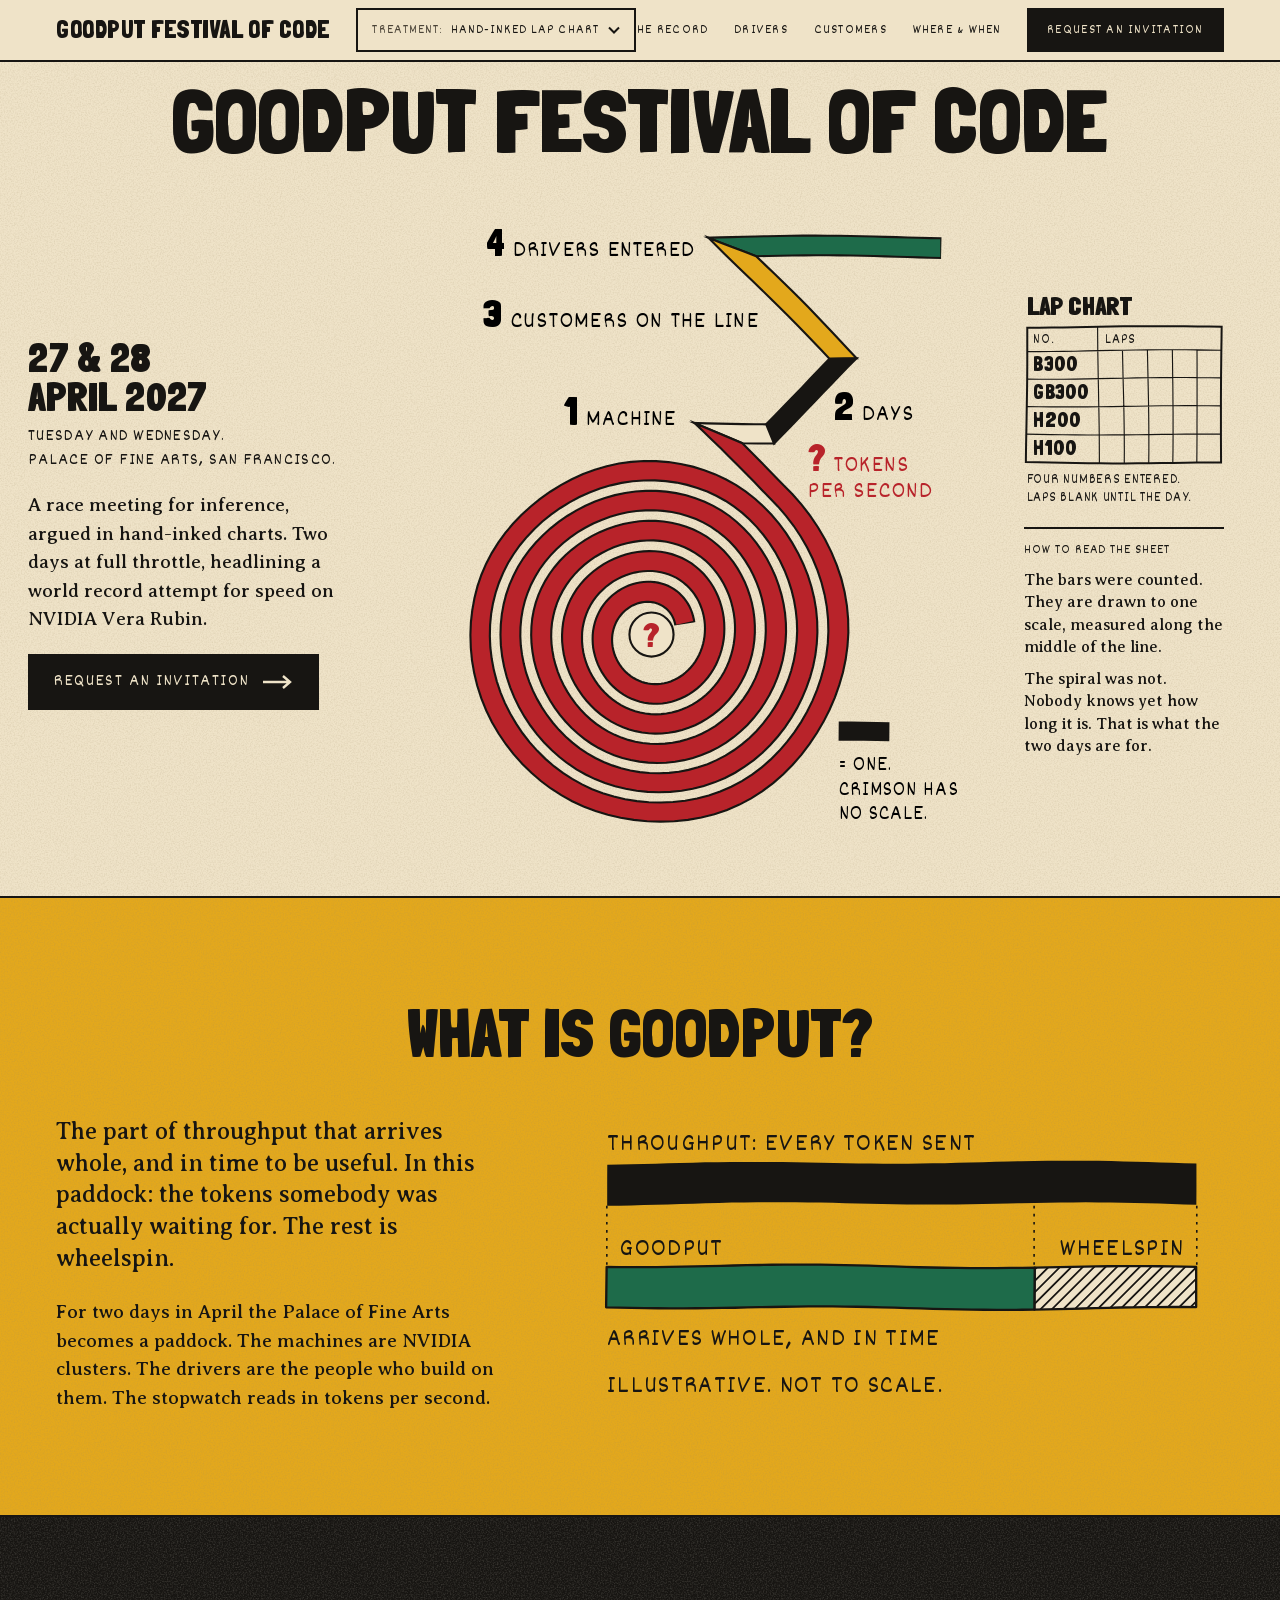
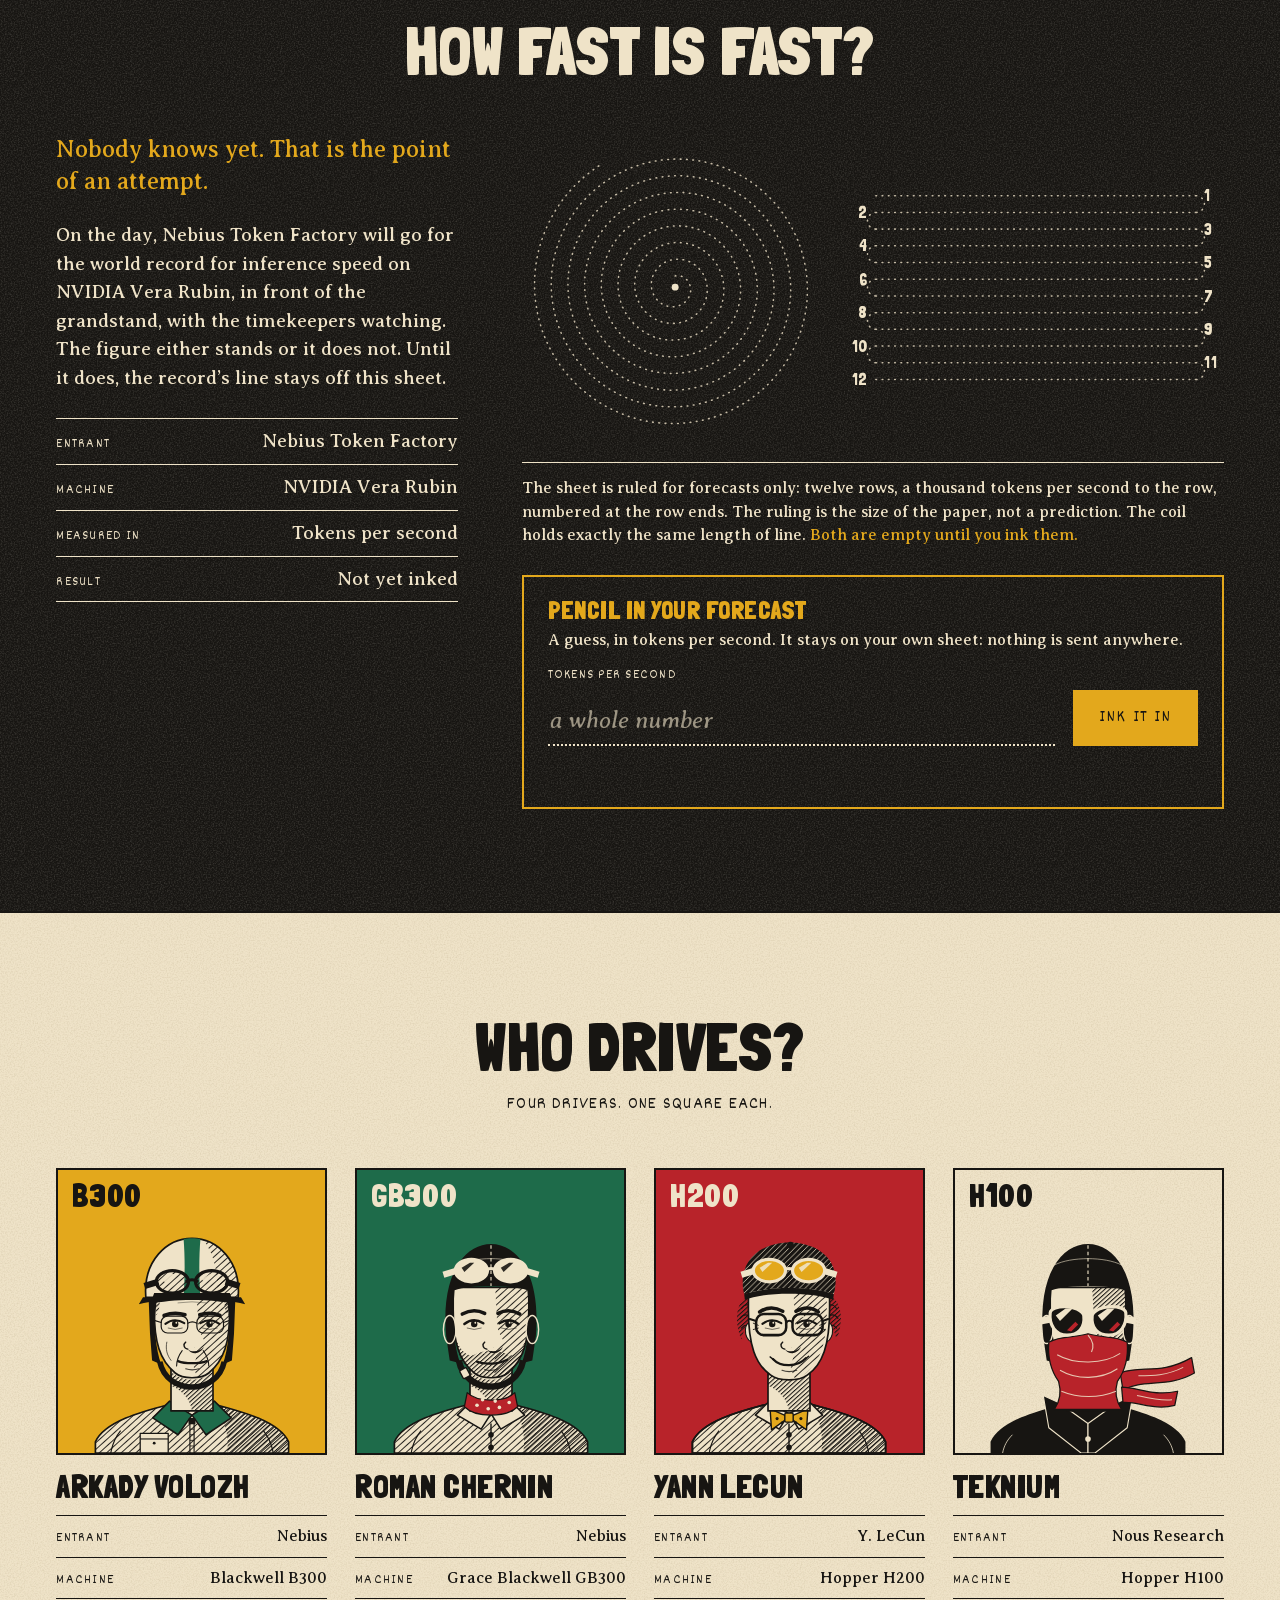
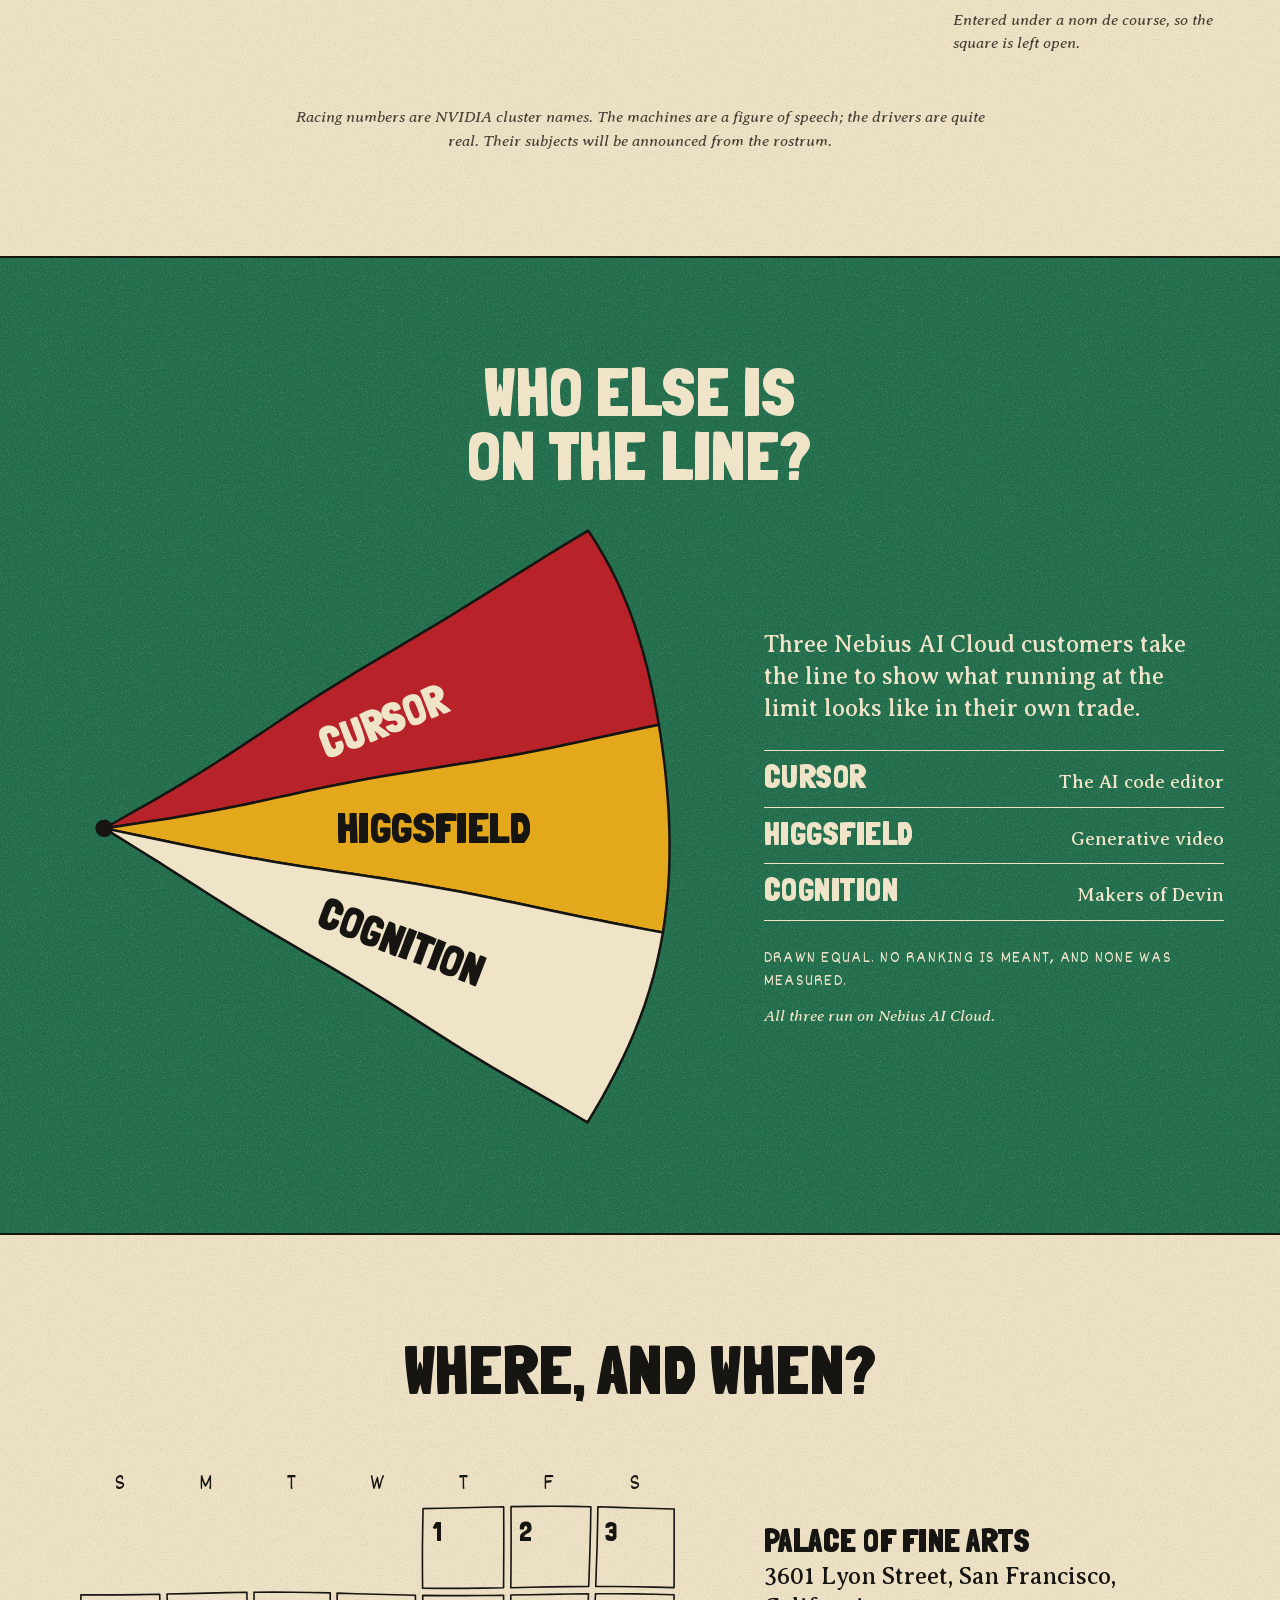
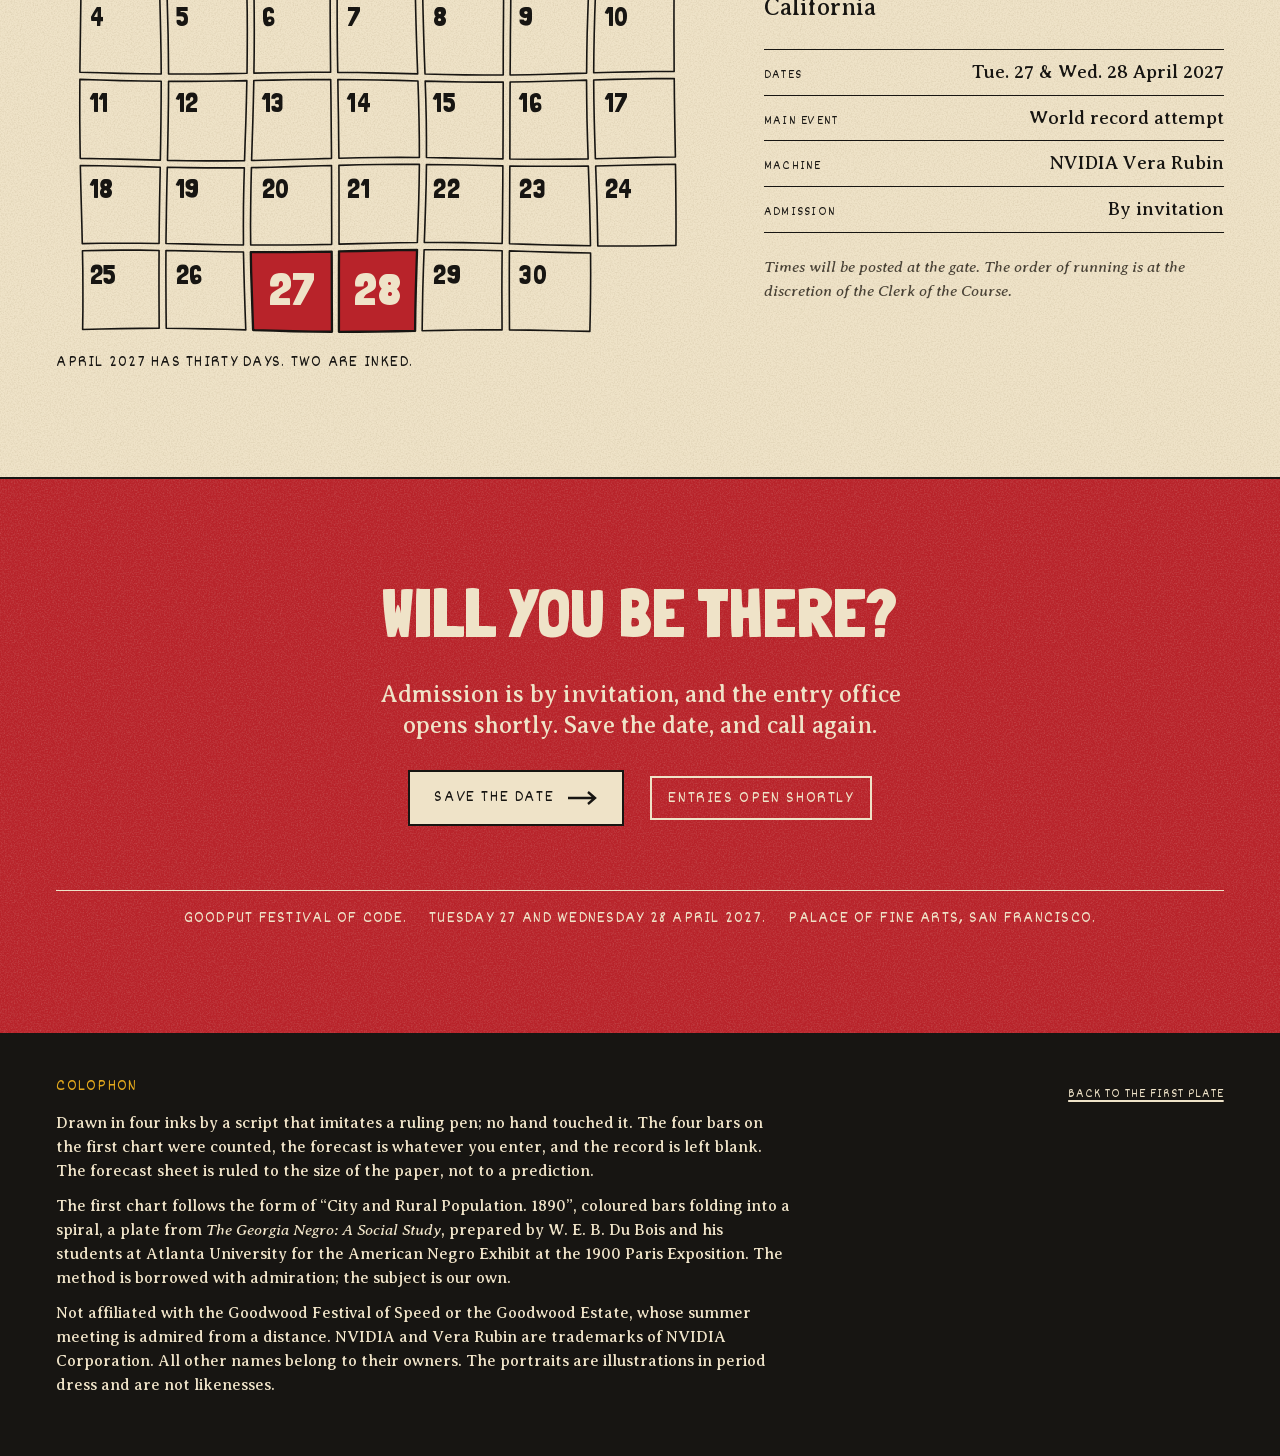
<file: docs/lap-chart/index.html>
<!doctype html>
<html lang="en">
<head>
<meta charset="utf-8">
<meta name="viewport" content="width=device-width, initial-scale=1">
<title>Goodput Festival of Code, drawn in charts · 27 &amp; 28 April 2027 · Palace of Fine Arts, San Francisco</title>
<meta name="description" content="Two days of inference at full throttle at the Palace of Fine Arts, San Francisco, 27 and 28 April 2027, argued in hand-inked charts. Headlining: a world record attempt for inference speed on NVIDIA Vera Rubin.">
<meta name="theme-color" content="#171512">
<link rel="canonical" href="https://robspectre.github.io/goodput-festival-of-code/">
<link rel="icon" href="../favicon.svg" type="image/svg+xml">
<link rel="preload" href="fonts/londrina-solid-900-latin.woff2" as="font" type="font/woff2" crossorigin>
<link rel="preload" href="fonts/dekko-400-latin.woff2" as="font" type="font/woff2" crossorigin>
<link rel="preload" href="fonts/averia-serif-libre-400-latin.woff2" as="font" type="font/woff2" crossorigin>
<link rel="stylesheet" href="lap-chart.css">
<script src="../assets/js/config.js" defer></script>
<script src="../assets/js/treatments.js" defer></script>
<script src="lap-chart.js" defer></script>
</head>
<body>

<a class="skip" href="#goodput">Skip to the charts</a>

<!-- shared by the charts -->
<svg width="0" height="0" style="position:absolute" aria-hidden="true" focusable="false">
  <defs>
    <pattern id="hatch" width="9" height="9" patternUnits="userSpaceOnUse" patternTransform="rotate(-45)">
      <rect width="9" height="2" fill="#171512"/>
    </pattern>
    <symbol id="arrow" viewBox="0 0 30 14"><path d="M0 7h26M20 1l7 6-7 6" fill="none" stroke="currentColor" stroke-width="2.4"/></symbol>
  </defs>
</svg>

<header class="bar">
  <a class="bar__name" href="#top">Goodput <span class="bar__long">Festival of Code</span></a>
  <details class="treatments" data-treatments>
    <summary>
      <span class="treatments__label">Treatment</span>
      <span class="treatments__current">Hand-Inked Lap Chart</span>
      <svg class="treatments__chev" viewBox="0 0 12 8" aria-hidden="true" focusable="false"><path d="M1 1.500l5 5 5-5" fill="none" stroke="currentColor" stroke-width="2"/></svg>
    </summary>
    <ul class="treatments__menu">
      <li><a href="../"><strong>The Official Programme</strong><span>A letterpress race-day programme</span></a></li>
      <li><a href="../tower/"><strong>The Timekeepers’ Tower</strong><span>Painted scoreboards and number tiles</span></a></li>
      <li><a href="../lap-chart/" aria-current="page"><strong>The Hand-Inked Lap Chart</strong><span>The meeting drawn as charts</span></a></li>
    </ul>
  </details>
  <nav class="bar__nav" aria-label="The charts">
    <ul>
      <li><a href="#record">The record</a></li>
      <li><a href="#drivers">Drivers</a></li>
      <li><a href="#customers">Customers</a></li>
      <li><a href="#where">Where &amp; when</a></li>
    </ul>
  </nav>
  <a class="btn bar__cta" href="#invitation" data-invite>Request an invitation</a>
</header>

<main>

<!-- ============ THE FIRST PLATE ============ -->
<section class="plate plate--one" id="top" aria-labelledby="title">
  <h1 id="title"><span>Goodput</span> <span>Festival</span> <span>of Code</span></h1>
  <div class="one">
    <div class="one__text">
      <p class="one__date"><span>27 &amp; 28</span> <span>April 2027</span></p>
      <p class="one__place hand"><span>Tuesday and Wednesday.</span> <span>Palace of Fine Arts, San Francisco.</span></p>
      <p class="one__offer">A race meeting for inference, argued in hand-inked charts. Two days at full throttle, headlining a world record attempt for speed on NVIDIA Vera Rubin.</p>
      <a class="btn" href="#invitation" data-invite>Request an invitation <svg aria-hidden="true"><use href="#arrow"/></svg></a>
    </div>
    <figure class="one__figure">
        <svg class="plate-one__chart" viewBox="0 0 760 770" role="img" aria-labelledby="p1-title p1-desc">
          <title id="p1-title">The meeting in one line.</title>
          <desc id="p1-desc">One line, folded like a ribbon, runs as four straight bars drawn to a single scale: four drivers, three customers, two days and one machine. It then turns crimson and coils into a large spiral: tokens per second, the one quantity not yet known, drawn to no scale.</desc>
          <mask id="ink-run" maskUnits="userSpaceOnUse" x="0" y="0" width="760" height="770">
            <path class="ink" pathLength="1" style="--d:.35s;--t:3.4s" d="M699.3,46.8 L685.5,46.5 L671.8,46.1 L658.1,45.8 L644.4,45.3 L630.6,44.9 L616.8,44.5 L602.8,44.2 L588.7,43.9 L574.5,43.7 L560.1,43.5 L545.6,43.5 L530.9,43.6 L516.2,43.7 L501.5,43.9 L486.8,44.2 L472.2,44.6 L457.6,45 L443.1,45.4 L453.7,55.6 L464.4,66 L475.2,76.4 L486.1,86.8 L497,97.3 L507.7,107.9 L518.4,118.5 L528.9,129.1 L539.2,139.7 L549.3,150.3 L559.3,160.9 L569.1,171.4 L579,181.9 L568.9,192.3 L558.8,202.8 L548.8,213.2 L538.8,223.7 L528.9,234 L519.1,244.3 L509.3,254.4 L499.6,264.4 L489.9,274.3 L474.3,274.2 L458.7,274 L442.9,273.7 L426.9,273.3 L437.5,283.7 L448,294 L458.2,304.3 L468.3,314.5 L478.3,324.8 L488.3,335.1 L498.3,345.4 L508.4,355.7 L518.9,367.8 L528.7,380.6 L537.8,394.2 L546.1,408.3 L553.4,423 L559.7,438.2 L564.8,453.6 L568.8,469.3 L571.5,485.2 L573.1,501 L573.4,516.7 L572.5,532.3 L570.5,547.7 L567.4,562.8 L563.3,577.7 L558.2,592.2 L552.2,606.4 L545.3,620.2 L537.5,633.6 L528.9,646.5 L519.5,658.9 L509.3,670.7 L498.3,681.7 L486.5,692 L474.1,701.4 L461,709.7 L447.3,717.1 L433,723.3 L418.2,728.3 L403,732.2 L387.5,735 L371.8,736.6 L356,737.2 L340.3,736.7 L324.8,735.2 L309.5,732.7 L294.7,729.3 L280.4,724.9 L266.7,719.7 L253.5,713.6 L240.8,706.5 L228.8,698.7 L217.2,690 L206.2,680.5 L195.7,670.2 L185.8,659.1 L176.6,647.4 L168.1,634.9 L160.5,621.9 L153.8,608.3 L148,594.3 L143.3,579.9 L139.6,565.3 L136.9,550.6 L135.3,535.8 L134.7,521.1 L135.2,506.5 L136.7,492.2 L139.2,478.2 L142.7,464.6 L147.2,451.3 L152.6,438.5 L159,426.2 L166.3,414.4 L174.4,403.1 L183.4,392.3 L193.2,382.1 L203.7,372.5 L214.8,363.5 L226.6,355.1 L238.8,347.5 L251.6,340.7 L264.8,334.7 L278.3,329.6 L292.2,325.5 L306.3,322.4 L320.6,320.3 L335,319.3 L349.4,319.3 L363.7,320.3 L377.8,322.4 L391.6,325.4 L405,329.4 L417.9,334.3 L430.2,340.1 L441.9,346.6 L453,354.1 L463.4,362.2 L473.3,371.1 L482.6,380.8 L491.2,391 L499.2,401.9 L506.6,413.4 L513.2,425.3 L519,437.7 L524,450.4 L528.2,463.4 L531.4,476.6 L533.7,489.8 L535,503.2 L535.3,516.4 L534.7,529.6 L533.1,542.6 L530.6,555.4 L527.3,568 L523.1,580.3 L518,592.4 L512.2,604 L505.7,615.3 L498.4,626.1 L490.4,636.5 L481.8,646.2 L472.5,655.4 L462.5,663.9 L452,671.6 L441,678.5 L429.4,684.5 L417.5,689.6 L405.1,693.8 L392.5,697.1 L379.7,699.4 L366.8,700.8 L353.8,701.3 L341,700.8 L328.3,699.6 L315.9,697.5 L303.8,694.5 L292,690.8 L280.7,686.3 L269.8,681 L259.4,675 L249.4,668.3 L239.9,660.9 L230.8,652.9 L222.2,644.2 L214.2,634.9 L206.7,625 L199.8,614.7 L193.6,603.8 L188.1,592.6 L183.3,581.1 L179.3,569.3 L176.2,557.3 L173.9,545.2 L172.4,533.2 L171.8,521.1 L172.1,509.2 L173.3,497.5 L175.3,486 L178.1,474.7 L181.8,463.8 L186.3,453.3 L191.5,443.1 L197.6,433.4 L204.3,424 L211.8,415.1 L219.9,406.7 L228.6,398.9 L237.8,391.5 L247.6,384.7 L257.8,378.6 L268.4,373.1 L279.4,368.3 L290.7,364.2 L302.2,360.9 L313.9,358.4 L325.6,356.7 L337.4,355.9 L349.1,355.8 L360.7,356.6 L372.1,358.2 L383.2,360.7 L394,363.9 L404.4,367.8 L414.3,372.5 L423.7,377.9 L432.7,384 L441.1,390.7 L449,398.1 L456.4,406 L463.2,414.4 L469.5,423.3 L475.2,432.7 L480.3,442.4 L484.8,452.4 L488.6,462.8 L491.7,473.3 L494.1,484 L495.8,494.8 L496.7,505.6 L496.9,516.4 L496.4,527.2 L495.1,537.8 L493.1,548.3 L490.4,558.6 L487,568.7 L482.9,578.5 L478.2,588 L472.8,597.1 L466.9,605.8 L460.4,614.1 L453.4,621.9 L445.8,629.2 L437.8,635.9 L429.3,642 L420.4,647.4 L411.2,652.2 L401.7,656.2 L391.9,659.5 L381.9,662.1 L371.9,664 L361.8,665.1 L351.6,665.4 L341.6,665.1 L331.7,664 L322,662.3 L312.5,659.9 L303.3,656.8 L294.4,653.1 L285.8,648.8 L277.6,643.8 L269.7,638.4 L262.2,632.3 L255.1,625.8 L248.4,618.8 L242.1,611.3 L236.3,603.4 L231,595.1 L226.2,586.5 L222,577.7 L218.3,568.6 L215.2,559.3 L212.8,549.9 L211.1,540.4 L210,531 L209.5,521.5 L209.8,512.2 L210.7,502.9 L212.3,493.9 L214.6,485 L217.5,476.4 L221.1,468.1 L225.2,460.1 L230,452.4 L235.4,445 L241.3,438 L247.7,431.5 L254.5,425.3 L261.8,419.6 L269.5,414.4 L277.6,409.7 L285.9,405.5 L294.5,401.8 L303.3,398.8 L312.2,396.3 L321.3,394.4 L330.3,393.2 L339.4,392.6 L348.4,392.6 L357.2,393.3 L365.9,394.6 L374.4,396.5 L382.6,399 L390.5,402.1 L398,405.8 L405.2,410 L412,414.8 L418.4,420 L424.4,425.7 L430,431.8 L435.1,438.4 L439.7,445.3 L443.9,452.5 L447.6,460 L450.8,467.8 L453.5,475.7 L455.6,483.8 L457.3,492.1 L458.4,500.4 L458.9,508.7 L458.9,517 L458.3,525.3 L457.2,533.5 L455.6,541.5 L453.4,549.4 L450.8,557.1 L447.6,564.6 L443.9,571.8 L439.8,578.7 L435.3,585.3 L430.3,591.5 L424.9,597.4 L419.2,602.8 L413.1,607.8 L406.7,612.3 L400.1,616.3 L393.2,619.8 L386.2,622.7 L379,625.1 L371.7,627 L364.3,628.3 L356.9,629.1 L349.5,629.3 L342.2,629 L335,628.1 L327.9,626.8 L320.9,624.9 L314.2,622.5 L307.6,619.6 L301.3,616.3 L295.3,612.5 L289.5,608.4 L284,603.8 L278.9,598.8 L274,593.6 L269.5,587.9 L265.4,582.1 L261.6,575.9 L258.3,569.6 L255.4,563 L252.9,556.3 L250.8,549.5 L249.2,542.7 L248.1,535.7 L247.5,528.8 L247.3,521.9 L247.6,515.1 L248.4,508.4 L249.7,501.8 L251.5,495.3 L253.7,489 L256.4,483 L259.5,477.1 L263.1,471.5 L267,466.2 L271.3,461.2 L276,456.5 L281,452.1 L286.2,448 L291.7,444.4 L297.5,441.1 L303.4,438.2 L309.5,435.7 L315.7,433.7 L322,432 L328.3,430.8 L334.7,430.1 L341,429.8 L347.2,430 L353.4,430.5 L359.4,431.6 L365.3,433 L370.9,434.9 L376.4,437.2 L381.6,439.9 L386.5,443 L391.2,446.4 L395.6,450.1 L399.7,454.2 L403.5,458.6 L406.9,463.2 L410,468.1 L412.8,473.2 L415.2,478.4 L417.2,483.9 L418.9,489.4 L420.2,495.1 L421.2,500.8 L421.7,506.6 L421.9,512.3 L421.7,518.1 L421.2,523.8 L420.3,529.4 L419,534.9 L417.4,540.3 L415.4,545.6 L413.1,550.6 L410.5,555.5 L407.6,560.1 L404.4,564.5 L401,568.6 L397.3,572.5 L393.4,576 L389.3,579.3 L385,582.2 L380.6,584.7 L376.1,586.9 L371.4,588.8 L366.7,590.3 L361.9,591.4 L357.1,592.2 L352.3,592.6 L347.5,592.6 L342.8,592.3 L338.1,591.6 L333.5,590.6 L329.1,589.2 L324.7,587.5 L320.5,585.5 L316.5,583.3 L312.7,580.7 L309,577.9 L305.6,574.8 L302.4,571.5 L299.4,568 L296.6,564.3 L294.2,560.5 L291.9,556.5 L290,552.3 L288.3,548.1 L287,543.8 L285.9,539.5 L285.1,535.1 L284.6,530.7 L284.4,526.3 L284.6,522 L285,517.7 L285.7,513.5 L286.7,509.4 L288,505.4 L289.5,501.5 L291.3,497.8 L293.4,494.2 L295.7,490.8 L298.2,487.6 L300.9,484.6 L303.8,481.8 L306.9,479.2 L310.1,476.9 L313.5,474.8 L316.9,473 L320.5,471.4 L324.1,470.1 L327.7,469 L331.4,468.3 L335.1,467.7 L338.8,467.5 L342.4,467.5 L346,467.8 L349.5,468.3 L352.9,469.1 L356.2,470.2 L359.4,471.4 L362.4,472.9 L365.3,474.6 L368,476.6 L370.6,478.7 L373,480.9 L375.2,483.4 L377.2,486 L379,488.7 L380.6,491.5 L382,494.5 L383.2,497.5 L384.1,500.6 L384.9,503.7 L385.4,506.9" fill="none" stroke="#fff" stroke-width="38" stroke-linejoin="miter" stroke-miterlimit="12"/>
          </mask>
          <g mask="url(#ink-run)" stroke="#171512" stroke-width="2.6" stroke-linejoin="miter" stroke-miterlimit="12">
            <path d="M699.3,34.7 L685.5,34.5 L671.8,34.1 L658.1,33.8 L644.4,33.4 L630.6,33 L616.7,32.6 L602.6,32.3 L588.4,32 L574.1,31.7 L559.7,31.6 L545.1,31.5 L530.4,31.5 L515.7,31.7 L501,31.9 L486.3,32.2 L471.7,32.5 L457.2,32.9 L442.7,33.3 L428.4,33.7 L414.3,34.1 L428.6,39.8 L443.1,45.4 L457.8,51 L472.7,56.7 L487.4,56.4 L502.1,56.1 L516.8,55.8 L531.5,55.7 L546,55.6 L560.5,55.6 L574.8,55.7 L588.9,55.9 L603,56.2 L616.9,56.5 L630.7,56.9 L644.4,57.3 L658.1,57.7 L671.8,58.2 L685.5,58.6 L699.4,58.9 Z" fill="#1E6B4A"/>
            <path d="M414.3,34.1 L424.6,44.4 L435,54.8 L445.7,65.2 L456.5,75.7 L467.4,86.2 L478.4,96.8 L489.4,107.5 L500.3,118.2 L511.1,128.9 L521.7,139.6 L532.1,150.3 L542.4,161 L552.4,171.6 L562.4,182.2 L579,181.9 L595.6,181.6 L585.8,171.2 L576.1,160.9 L566.4,150.4 L556.5,140 L546.6,129.5 L536.4,119 L526.1,108.5 L515.6,98.1 L504.9,87.6 L494.2,77.3 L483.4,67 L472.7,56.7 L457.8,51 L443.1,45.4 L428.6,39.8 Z" fill="#E3A81C"/>
            <path d="M562.4,182.2 L551.2,193.9 L540,205.6 L528.9,217.3 L517.8,228.8 L506.8,240.2 L495.9,251.4 L485,262.5 L494.6,286 L504.5,276 L514.4,265.8 L524.4,255.5 L534.3,245.1 L544.4,234.6 L554.5,224 L564.7,213.4 L574.9,202.7 L585.2,192.1 L595.6,181.6 L579,181.9 Z" fill="#171512"/>
            <path d="M485,262.5 L470.7,262.4 L456.3,262.2 L441.7,262 L427,261.6 L412.1,261.3 L397.2,260.9 L412.1,267.2 L426.9,273.3 L441.5,279.5 L455.8,285.6 L475.3,285.9 L494.6,286 Z" fill="#EFE3C8"/>
            <path d="M397.2,260.9 L408.1,271.3 L418.8,281.6 L429.4,291.8 L439.7,302.1 L449.9,312.2 L459.9,322.4 L469.9,332.6 L479.7,342.8 L489.6,353 L499.6,363.3 L509.5,374.8 L518.8,387 L527.3,399.8 L535.1,413.2 L541.9,427.1 L547.9,441.5 L552.7,456.1 L556.5,471 L559.2,486 L560.7,501 L561.1,515.9 L560.4,530.7 L558.6,545.3 L555.8,559.7 L551.9,573.8 L547.2,587.6 L541.6,601.1 L535,614.3 L527.7,627 L519.6,639.3 L510.7,651 L501,662.2 L490.6,672.7 L479.5,682.4 L467.7,691.2 L455.2,699.2 L442.2,706.1 L428.7,712 L414.7,716.9 L400.4,720.6 L385.7,723.3 L370.9,724.9 L356.1,725.5 L341.3,725.1 L326.7,723.7 L312.3,721.4 L298.4,718.2 L284.9,714.1 L271.9,709.1 L259.5,703.3 L247.5,696.6 L236.1,689.2 L225.1,681 L214.7,672 L204.8,662.2 L195.5,651.8 L186.8,640.7 L178.9,628.9 L171.6,616.6 L165.2,603.8 L159.7,590.6 L155.2,577.1 L151.6,563.4 L149,549.5 L147.3,535.6 L146.7,521.8 L147,508.1 L148.3,494.6 L150.6,481.4 L153.8,468.6 L158,456.1 L163.1,444 L169,432.3 L175.9,421.2 L183.5,410.5 L192,400.3 L201.2,390.6 L211,381.5 L221.5,373 L232.6,365.2 L244.2,358 L256.3,351.5 L268.7,345.9 L281.5,341.1 L294.6,337.2 L308,334.2 L321.5,332.2 L335,331.2 L348.6,331.1 L362,332 L375.3,333.8 L388.2,336.6 L400.8,340.3 L412.8,344.8 L424.4,350.2 L435.4,356.3 L445.8,363.3 L455.7,370.9 L464.9,379.3 L473.6,388.3 L481.7,398 L489.2,408.2 L496,418.9 L502.1,430.1 L507.6,441.7 L512.2,453.6 L516.1,465.8 L519.1,478.2 L521.2,490.6 L522.5,503.1 L522.9,515.6 L522.3,528 L520.9,540.2 L518.7,552.3 L515.6,564.2 L511.7,575.8 L507,587.1 L501.7,598.1 L495.5,608.7 L488.7,618.9 L481.3,628.6 L473.2,637.8 L464.5,646.4 L455.2,654.3 L445.4,661.5 L435,668 L424.3,673.6 L413.1,678.5 L401.6,682.4 L389.9,685.5 L378,687.8 L366,689.1 L353.9,689.6 L342,689.3 L330.2,688.2 L318.7,686.2 L307.4,683.5 L296.5,680 L285.9,675.8 L275.8,670.9 L266,665.3 L256.7,659.1 L247.8,652.1 L239.3,644.6 L231.3,636.5 L223.8,627.8 L216.8,618.6 L210.4,609 L204.6,598.9 L199.4,588.5 L195,577.7 L191.2,566.8 L188.3,555.7 L186.1,544.5 L184.6,533.2 L184,522 L184.2,511 L185.2,500 L187,489.3 L189.6,478.8 L193,468.7 L197.1,458.8 L202,449.3 L207.5,440.2 L213.8,431.5 L220.7,423.2 L228.2,415.3 L236.2,408 L244.8,401.1 L253.9,394.8 L263.4,389.1 L273.3,383.9 L283.5,379.5 L293.9,375.7 L304.6,372.6 L315.4,370.2 L326.3,368.6 L337.2,367.8 L348.1,367.7 L358.8,368.4 L369.3,369.8 L379.6,372 L389.5,374.9 L399.1,378.5 L408.3,382.8 L417.1,387.8 L425.3,393.4 L433.2,399.6 L440.5,406.3 L447.3,413.6 L453.6,421.4 L459.4,429.6 L464.6,438.2 L469.3,447.2 L473.4,456.5 L476.9,466.1 L479.7,475.8 L481.9,485.7 L483.5,495.6 L484.3,505.7 L484.5,515.7 L484,525.6 L482.9,535.5 L481.1,545.2 L478.6,554.8 L475.5,564.1 L471.8,573.2 L467.5,581.9 L462.6,590.4 L457.1,598.5 L451.2,606.1 L444.7,613.3 L437.8,620.1 L430.4,626.2 L422.7,631.9 L414.5,636.9 L406.1,641.3 L397.4,645.1 L388.5,648.1 L379.4,650.6 L370.3,652.3 L361.1,653.4 L351.8,653.8 L342.7,653.5 L333.7,652.6 L324.8,651 L316.1,648.8 L307.7,646 L299.6,642.6 L291.7,638.7 L284.1,634.2 L276.9,629.2 L270,623.7 L263.5,617.7 L257.4,611.3 L251.6,604.5 L246.3,597.2 L241.5,589.7 L237.1,581.9 L233.2,573.8 L229.9,565.5 L227.1,557 L224.9,548.5 L223.3,539.9 L222.2,531.2 L221.8,522.6 L222,514.1 L222.8,505.6 L224.3,497.4 L226.3,489.3 L228.9,481.4 L232.1,473.8 L235.9,466.4 L240.2,459.4 L245,452.6 L250.4,446.2 L256.1,440.2 L262.3,434.6 L268.9,429.4 L275.9,424.6 L283.2,420.3 L290.7,416.5 L298.4,413.1 L306.4,410.3 L314.4,408.1 L322.6,406.4 L330.8,405.2 L338.9,404.7 L347,404.6 L355,405.2 L362.9,406.3 L370.5,408 L377.9,410.3 L385,413 L391.8,416.3 L398.3,420.1 L404.5,424.3 L410.3,429 L415.7,434.2 L420.7,439.7 L425.3,445.5 L429.5,451.7 L433.3,458.2 L436.6,465 L439.5,471.9 L441.9,479.1 L443.8,486.4 L445.3,493.8 L446.3,501.3 L446.8,508.8 L446.8,516.2 L446.3,523.7 L445.3,531.1 L443.9,538.3 L441.9,545.4 L439.6,552.4 L436.7,559.1 L433.5,565.6 L429.8,571.8 L425.8,577.8 L421.3,583.3 L416.6,588.6 L411.5,593.5 L406.1,597.9 L400.5,602 L394.6,605.6 L388.5,608.7 L382.3,611.4 L375.9,613.6 L369.5,615.3 L362.9,616.5 L356.4,617.2 L349.9,617.5 L343.4,617.2 L337,616.5 L330.7,615.3 L324.6,613.7 L318.6,611.6 L312.8,609.1 L307.2,606.2 L301.9,602.9 L296.7,599.2 L291.9,595.2 L287.3,590.8 L283,586.2 L279,581.2 L275.4,576 L272.1,570.6 L269.1,565.1 L266.5,559.3 L264.3,553.4 L262.5,547.4 L261.1,541.4 L260.2,535.3 L259.6,529.2 L259.5,523.1 L259.7,517.1 L260.4,511.2 L261.6,505.4 L263.1,499.7 L265,494.2 L267.3,488.8 L270,483.7 L273.1,478.7 L276.5,474 L280.2,469.6 L284.3,465.5 L288.5,461.6 L293.1,458.1 L297.8,454.8 L302.8,452 L307.9,449.4 L313.2,447.2 L318.5,445.4 L323.9,444 L329.4,443 L334.8,442.3 L340.2,442 L345.6,442.1 L350.9,442.6 L356.1,443.5 L361.1,444.7 L366,446.3 L370.7,448.3 L375.2,450.5 L379.5,453.2 L383.5,456.1 L387.3,459.3 L390.9,462.7 L394.1,466.5 L397.1,470.4 L399.8,474.6 L402.2,478.9 L404.2,483.4 L406,488 L407.5,492.8 L408.6,497.6 L409.4,502.4 L409.9,507.3 L410.1,512.3 L409.9,517.1 L409.5,522 L408.7,526.8 L407.7,531.5 L406.3,536.1 L404.7,540.5 L402.8,544.8 L400.6,548.9 L398.2,552.9 L395.5,556.6 L392.6,560.1 L389.6,563.3 L386.3,566.3 L382.9,569.1 L379.4,571.5 L375.7,573.7 L371.9,575.6 L368.1,577.2 L364.2,578.5 L360.2,579.4 L356.2,580.1 L352.2,580.5 L348.3,580.5 L344.4,580.3 L340.5,579.8 L336.7,579 L333,577.9 L329.4,576.5 L326,574.9 L322.7,573.1 L319.5,571 L316.5,568.7 L313.6,566.2 L311,563.6 L308.5,560.7 L306.3,557.7 L304.3,554.6 L302.5,551.4 L300.9,548 L299.5,544.6 L298.4,541.1 L297.5,537.6 L296.9,534.1 L296.5,530.5 L296.3,527 L296.4,523.5 L296.7,520.1 L297.3,516.7 L298.1,513.4 L299.1,510.1 L300.3,507 L301.7,504 L303.3,501.2 L305.1,498.4 L307.1,495.9 L309.2,493.5 L311.4,491.3 L313.8,489.2 L316.3,487.4 L318.9,485.7 L321.5,484.2 L324.3,483 L327.1,481.9 L329.9,481.1 L332.7,480.5 L335.5,480 L338.3,479.8 L341.1,479.8 L343.8,480 L346.5,480.4 L349.1,481 L351.6,481.7 L354,482.7 L356.3,483.8 L358.5,485.1 L360.6,486.5 L362.6,488 L364.4,489.7 L366,491.5 L367.6,493.4 L368.9,495.4 L370.1,497.5 L371.2,499.7 L372.1,501.9 L372.8,504.1 L373.4,506.4 L373.9,509.5 L396.9,504.2 L396.4,501 L395.4,497 L394.2,493.1 L392.8,489.3 L391.1,485.6 L389.1,482 L386.8,478.5 L384.4,475.3 L381.6,472.2 L378.7,469.3 L375.5,466.6 L372.1,464.2 L368.5,462.1 L364.7,460.2 L360.8,458.6 L356.7,457.3 L352.5,456.3 L348.1,455.6 L343.7,455.2 L339.2,455.2 L334.7,455.5 L330.1,456.1 L325.6,457 L321.1,458.3 L316.6,459.9 L312.2,461.8 L308,464 L303.9,466.5 L299.9,469.3 L296.1,472.4 L292.6,475.7 L289.2,479.3 L286.1,483.2 L283.3,487.2 L280.8,491.5 L278.6,496 L276.7,500.6 L275.2,505.4 L274,510.3 L273.1,515.3 L272.6,520.4 L272.5,525.6 L272.7,530.8 L273.2,536.1 L274.2,541.3 L275.5,546.5 L277.1,551.6 L279.1,556.6 L281.4,561.5 L284,566.2 L287,570.8 L290.2,575.2 L293.7,579.4 L297.5,583.3 L301.6,586.9 L305.9,590.3 L310.4,593.3 L315.1,596.1 L320,598.4 L325.1,600.4 L330.4,602.1 L335.7,603.3 L341.2,604.1 L346.8,604.6 L352.4,604.6 L358,604.2 L363.7,603.3 L369.3,602 L374.8,600.3 L380.3,598.2 L385.6,595.7 L390.8,592.7 L395.8,589.4 L400.6,585.7 L405.2,581.6 L409.5,577.2 L413.5,572.4 L417.2,567.3 L420.6,562 L423.6,556.4 L426.2,550.6 L428.5,544.6 L430.4,538.4 L431.9,532 L433,525.6 L433.6,519 L433.8,512.4 L433.6,505.8 L433,499.2 L431.9,492.6 L430.4,486.2 L428.5,479.8 L426.2,473.6 L423.4,467.5 L420.3,461.7 L416.8,456.1 L412.8,450.8 L408.6,445.8 L403.9,441.1 L398.9,436.8 L393.6,432.8 L388,429.3 L382,426.2 L375.8,423.6 L369.4,421.4 L362.7,419.7 L355.9,418.5 L348.9,417.8 L341.7,417.7 L334.5,418 L327.3,418.8 L320.1,420.1 L312.9,421.9 L305.8,424.2 L298.9,427 L292.1,430.3 L285.6,433.9 L279.3,438.1 L273.3,442.6 L267.7,447.5 L262.4,452.8 L257.5,458.4 L253,464.3 L249,470.6 L245.4,477.1 L242.4,483.9 L239.9,490.9 L237.8,498.1 L236.4,505.5 L235.5,513 L235.1,520.7 L235.2,528.4 L236,536.1 L237.2,543.9 L239,551.6 L241.3,559.2 L244.1,566.7 L247.4,574 L251.2,581.2 L255.4,588 L260,594.6 L265,600.9 L270.4,606.8 L276.2,612.4 L282.3,617.5 L288.7,622.1 L295.4,626.4 L302.4,630.1 L309.7,633.3 L317.2,636 L325,638.1 L332.9,639.7 L341,640.7 L349.1,641.1 L357.4,640.9 L365.7,640.1 L373.9,638.7 L382.1,636.6 L390.1,634 L398,630.8 L405.7,626.9 L413.1,622.5 L420.2,617.6 L427,612.1 L433.3,606.1 L439.3,599.7 L444.8,592.8 L449.9,585.6 L454.5,578 L458.6,570.1 L462.1,561.8 L465.1,553.4 L467.5,544.7 L469.3,535.9 L470.5,526.9 L471.1,517.8 L471.1,508.7 L470.5,499.5 L469.3,490.4 L467.5,481.3 L465.1,472.4 L462.1,463.7 L458.6,455.1 L454.5,446.9 L449.9,438.9 L444.8,431.3 L439.2,424.1 L433.1,417.3 L426.5,411.1 L419.5,405.3 L412.1,400 L404.2,395.4 L395.9,391.3 L387.2,387.9 L378.3,385.1 L369,382.9 L359.4,381.5 L349.7,380.7 L339.8,380.6 L329.8,381.2 L319.9,382.6 L310,384.6 L300.2,387.2 L290.5,390.6 L281.1,394.5 L272,399.1 L263.2,404.2 L254.8,409.9 L246.8,416.1 L239.2,422.8 L232.2,429.9 L225.8,437.4 L219.9,445.4 L214.7,453.8 L210.1,462.4 L206.1,471.5 L202.9,480.8 L200.4,490.4 L198.6,500.2 L197.6,510.3 L197.3,520.4 L197.7,530.7 L198.9,541 L200.7,551.3 L203.4,561.6 L206.7,571.7 L210.6,581.6 L215.2,591.2 L220.4,600.6 L226.2,609.6 L232.5,618.2 L239.3,626.3 L246.6,633.9 L254.3,641 L262.4,647.5 L271,653.5 L279.9,658.8 L289.2,663.5 L298.9,667.5 L308.9,670.9 L319.2,673.5 L329.7,675.4 L340.5,676.6 L351.4,677.1 L362.5,676.7 L373.5,675.6 L384.5,673.6 L395.3,670.9 L405.9,667.4 L416.3,663 L426.3,657.9 L435.9,652.1 L445.1,645.5 L453.8,638.3 L462,630.5 L469.6,622.1 L476.7,613.1 L483.1,603.7 L488.9,593.9 L494,583.8 L498.4,573.3 L502.1,562.5 L505.1,551.5 L507.3,540.2 L508.7,528.8 L509.3,517.3 L509.1,505.7 L508.1,494 L506.3,482.4 L503.7,470.9 L500.3,459.6 L496.2,448.4 L491.3,437.6 L485.8,427.1 L479.6,417.1 L472.9,407.5 L465.5,398.4 L457.5,389.9 L449,382 L440,374.7 L430.4,368.2 L420.2,362.3 L409.6,357.2 L398.4,352.9 L386.9,349.4 L374.9,346.7 L362.6,344.9 L350.2,344 L337.6,344 L324.9,344.8 L312.3,346.6 L299.8,349.2 L287.5,352.7 L275.4,357.1 L263.7,362.2 L252.3,368.1 L241.4,374.7 L230.9,381.9 L221,389.8 L211.7,398.2 L203,407.1 L195,416.6 L187.7,426.5 L181.2,436.9 L175.6,447.8 L170.7,459 L166.7,470.6 L163.6,482.6 L161.4,494.9 L160.1,507.5 L159.7,520.2 L160.2,533.1 L161.7,546.1 L164.1,559 L167.4,571.8 L171.6,584.5 L176.6,596.8 L182.5,608.9 L189.1,620.4 L196.5,631.5 L204.5,642 L213.1,652 L222.3,661.2 L231.9,669.8 L242.1,677.7 L252.7,684.8 L263.9,691.2 L275.5,696.8 L287.6,701.6 L300.1,705.5 L313,708.7 L326.4,711 L339.9,712.4 L353.7,712.9 L367.6,712.4 L381.4,711 L395.1,708.6 L408.6,705.2 L421.8,700.8 L434.6,695.4 L446.9,689 L458.6,681.6 L469.8,673.5 L480.4,664.5 L490.3,654.7 L499.5,644.3 L508,633.4 L515.7,621.9 L522.7,609.9 L528.9,597.6 L534.3,584.9 L538.8,571.9 L542.5,558.6 L545.2,545 L546.9,531.2 L547.7,517.3 L547.4,503.2 L546.1,489.1 L543.7,475 L540.3,461 L535.9,447.2 L530.5,433.7 L524.2,420.5 L517.1,407.9 L509.3,395.7 L500.7,384.1 L491.5,373.2 L481.6,363 L471.2,353.6 L460.1,344.9 L448.3,337 L435.9,330 L422.8,323.8 L409.2,318.6 L395,314.3 L380.3,311 L365.4,308.7 L350.2,307.5 L335,307.4 L319.7,308.4 L304.7,310.5 L289.8,313.8 L275.2,318.1 L260.9,323.4 L247,329.7 L233.6,337 L220.6,345 L208.2,353.8 L196.4,363.4 L185.3,373.6 L175,384.3 L165.4,395.7 L156.8,407.7 L149,420.1 L142.2,433.1 L136.4,446.6 L131.6,460.6 L127.9,475.1 L125.2,489.9 L123.5,505 L122.9,520.4 L123.4,536 L124.9,551.7 L127.6,567.3 L131.4,582.8 L136.3,598 L142.3,612.8 L149.3,627.2 L157.4,641 L166.3,654.1 L176,666.6 L186.5,678.2 L197.6,689.1 L209.2,699.1 L221.4,708.3 L234.2,716.5 L247.5,723.9 L261.4,730.4 L276,735.9 L291.1,740.5 L306.8,744.1 L322.9,746.7 L339.3,748.4 L355.9,748.9 L372.6,748.4 L389.2,746.7 L405.6,743.9 L421.6,739.8 L437.1,734.5 L452.2,728 L466.6,720.4 L480.4,711.5 L493.5,701.7 L505.9,690.8 L517.4,679.2 L528.2,666.8 L538.1,653.7 L547.2,640.1 L555.4,626.1 L562.7,611.6 L569.1,596.7 L574.5,581.5 L579,566 L582.3,550.1 L584.5,533.9 L585.6,517.6 L585.3,501 L583.8,484.3 L581,467.7 L576.9,451.1 L571.4,434.8 L564.8,418.9 L557.1,403.4 L548.3,388.5 L538.7,374.2 L528.3,360.8 L517.2,348.1 L506.9,337.6 L496.7,327.2 L486.6,316.8 L476.5,306.4 L466.2,296 L455.8,285.6 Z" fill="#B8232A"/>
          </g>
          <circle cx="344.6" cy="519.8" r="27" fill="#EFE3C8" stroke="#171512" stroke-width="2.6"/>
          <text class="num" x="344.6" y="534.8" text-anchor="middle" font-size="42" fill="#B8232A">?</text>
          <g class="cap" font-size="30">
            <text x="398" y="57" text-anchor="end"><tspan class="num" font-size="46">4</tspan> DRIVERS ENTERED</text>
            <text x="475.9" y="143.9" text-anchor="end"><tspan class="num" font-size="46">3</tspan> CUSTOMERS ON THE LINE</text>
            <text x="568.5" y="257"><tspan class="num" font-size="46">2</tspan> DAYS</text>
            <text x="375.3" y="263.3" text-anchor="end"><tspan class="num" font-size="46">1</tspan> MACHINE</text>
            <text x="536.7" y="319.7" fill="#B8232A"><tspan class="num" font-size="46">?</tspan> TOKENS</text>
            <text x="536.7" y="351.7" fill="#B8232A">PER SECOND</text>
          </g>
          <path d="M573.8,626.2 L589.2,626.3 L604.7,626.5 L620.2,626.8 L635.9,627.1 L635.7,650.5 L620,650.2 L604.4,649.9 L589,649.8 L573.6,649.8 Z" fill="#171512"/>
          <g class="cap" font-size="26">
            <text x="574" y="686">= ONE.</text>
            <text x="574" y="716">CRIMSON HAS</text>
            <text x="574" y="746">NO SCALE.</text>
          </g>
        </svg>
    </figure>
    <div class="one__notes">
      <figure class="lapchart">
        <svg class="lapchart__form" viewBox="0 0 300 322" role="img" aria-labelledby="lc-title lc-desc">
          <title id="lc-title">The timekeeper’s lap chart.</title>
          <desc id="lc-desc">A ruled lap-chart form. The four racing numbers are entered down the side: B300, GB300, H200 and H100. Every lap column is blank.</desc>
          <text class="num" x="4" y="34" font-size="38" fill="#171512">LAP CHART</text>
          <path d="M4.9,53.7 L22.8,53.6 L40.6,53.4 L58.3,53.1 L76.1,52.8 L94,52.4 L111.9,52.1 L130.1,51.7 L148.4,51.5 L166.8,51.3 L185.4,51.2 L204,51.2 L222.7,51.3 L241.3,51.5 L259.9,51.7 L278.3,51.9 L296.5,52.2 L296.3,70.3 L296,88.5 L295.8,106.7 L295.6,125 L295.5,143.5 L295.4,162 L295.4,180.7 L295.4,199.4 L295.4,218.1 L295.5,236.9 L295.6,255.6 L277.5,255.7 L259.5,255.9 L241.7,256.1 L223.8,256.4 L205.9,256.6 L188,256.9 L169.9,257 L151.6,257.1 L133.2,257.1 L114.6,257 L95.9,256.8 L77.2,256.5 L58.5,256.1 L39.8,255.8 L21.2,255.4 L2.8,255 L3,236.5 L3.3,218.1 L3.7,199.7 L4,181.5 L4.3,163.3 L4.6,145.2 L4.8,127 L4.9,108.8 L4.9,90.6 L4.9,72.2 Z" fill="none" stroke="#171512" stroke-width="3"/>
          <path d="M4.9,89.5 L22.7,89.5 L40.5,89.3 L58.3,89.1 L76.1,88.8 L94.1,88.4 L112.2,88 L130.5,87.6 L148.9,87.3 L167.4,87 L186,86.8 L204.6,86.6 L223.1,86.6 L241.5,86.7 L259.8,86.9 L278,87.1 L296.1,87.4 M110.4,52.1 L110.5,70.6 L110.7,89.2 L111,107.7 L111.3,126.2 L111.7,144.8 L112,163.4 L112.4,182 L112.7,200.7 L112.9,219.5 L113,238.2 L113.1,257 M4.7,130.7 L22.5,130.8 L40.4,130.9 L58.3,130.8 L76.4,130.6 L94.6,130.3 L112.9,130 L131.4,129.6 L149.9,129.3 L168.4,128.9 L186.9,128.6 L205.4,128.4 L223.7,128.3 L241.8,128.3 L259.9,128.4 L277.8,128.6 L295.6,128.8 M4.2,171.9 L22.1,172.1 L40.2,172.3 L58.4,172.4 L76.7,172.4 L95.2,172.3 L113.7,172.1 L132.3,171.9 L150.9,171.6 L169.4,171.3 L187.8,171 L206,170.7 L224.1,170.6 L242,170.5 L259.9,170.5 L277.6,170.6 L295.4,170.8 M3.4,213.2 L21.6,213.5 L40,213.9 L58.4,214.1 L77,214.4 L95.7,214.5 L114.4,214.5 L133,214.4 L151.6,214.3 L170,214.1 L188.2,213.9 L206.3,213.6 L224.2,213.4 L242,213.2 L259.8,213.1 L277.6,213.1 L295.4,213.1 M147.7,87.3 L148.1,105.9 L148.5,124.6 L149,143.3 L149.5,162.2 L149.9,181.1 L150.2,200.1 L150.4,219.1 L150.5,238.1 L150.4,257.1 M185.1,86.8 L185.5,105.3 L185.9,123.9 L186.3,142.7 L186.7,161.5 L187,180.5 L187.2,199.6 L187.3,218.6 L187.3,237.8 L187.1,256.9 M222.5,86.6 L222.8,105.1 L223,123.6 L223.3,142.3 L223.4,161.1 L223.6,180 L223.6,199.1 L223.6,218.2 L223.5,237.3 L223.2,256.4 M259.5,86.9 L259.6,105.2 L259.6,123.7 L259.6,142.3 L259.6,161.1 L259.6,179.9 L259.5,198.8 L259.5,217.8 L259.4,236.9 L259.2,255.9" fill="none" stroke="#171512" stroke-width="1.7"/>
          <g class="cap" font-size="22" fill="#171512">
            <text x="14" y="77">NO.</text>
            <text x="122" y="77">LAPS</text>
            <text x="4" y="286">FOUR NUMBERS ENTERED.</text>
            <text x="4" y="313">LAPS BLANK UNTIL THE DAY.</text>
          </g>
          <g fill="#171512"><text class="num" x="14" y="119" font-size="30">B300</text><text class="num" x="14" y="161" font-size="30">GB300</text><text class="num" x="14" y="203" font-size="30">H200</text><text class="num" x="14" y="245" font-size="30">H100</text></g>
        </svg>
      </figure>
      <div class="one__read">
        <p class="hand">How to read the sheet</p>
        <p>The bars were counted. They are drawn to one scale, measured along the middle of the line.</p>
        <p>The spiral was not. Nobody knows yet how long it is. That is what the two days are for.</p>
      </div>
    </div>
  </div>
</section>

<!-- ============ WHAT IS GOODPUT? ============ -->
<section class="plate plate--gold" id="goodput" aria-labelledby="q-goodput">
  <div class="sheet">
    <h2 class="plate__q" id="q-goodput">What is goodput?</h2>
    <div class="idea">
      <div class="idea__text">
        <p class="lede">The part of throughput that arrives whole, and in time to be useful. In this paddock: the tokens somebody was actually waiting for. The rest is wheelspin.</p>
        <p>For two days in April the Palace of Fine Arts becomes a paddock. The machines are NVIDIA clusters. The drivers are the people who build on them. The stopwatch reads in tokens per second.</p>
      </div>
      <figure class="idea__figure">
        <svg class="idea__chart" viewBox="0 0 720 322" role="img" aria-labelledby="p2-title p2-desc">
          <title id="p2-title">Goodput, as a picture of the idea.</title>
          <desc id="p2-desc">A long bar stands for throughput: every token sent. Beneath it the same length is split in two: goodput, the part that arrives whole and in time, and wheelspin, the rest. Illustrative; not to scale.</desc>
          <g class="cap" font-size="30" fill="#171512">
            <text x="30" y="34">THROUGHPUT: EVERY TOKEN SENT</text>
            <text x="44" y="151">GOODPUT</text>
            <text x="676" y="151" text-anchor="end">WHEELSPIN</text>
            <text x="30" y="252">ARRIVES WHOLE, AND IN TIME</text>
            <text x="30" y="304">ILLUSTRATIVE. NOT TO SCALE.</text>
          </g>
          <path d="M30.5,50.2 L44,49.9 L57.5,49.6 L71,49.3 L84.6,48.9 L98.2,48.5 L112,48.1 L125.9,47.7 L139.9,47.4 L154.1,47.2 L168.4,47 L182.8,46.9 L197.2,46.9 L211.7,47 L226.3,47.1 L240.7,47.3 L255.1,47.6 L269.4,47.9 L283.6,48.1 L297.7,48.4 L311.6,48.6 L325.4,48.8 L339.2,48.9 L352.9,48.9 L366.7,48.9 L380.4,48.7 L394.2,48.5 L408.1,48.3 L422.1,47.9 L436.2,47.6 L450.5,47.2 L464.8,46.8 L479.3,46.4 L493.8,46.1 L508.3,45.9 L522.9,45.7 L537.3,45.5 L551.7,45.5 L566,45.6 L580.2,45.7 L594.2,46 L608,46.3 L621.8,46.7 L635.4,47.1 L649,47.5 L662.5,47.9 L676,48.3 L689.6,48.6 L689.6,64 L689.6,79.4 L689.5,94.8 L675.7,94.4 L661.9,94 L648.2,93.5 L634.6,93.1 L621,92.8 L607.3,92.5 L593.6,92.3 L579.7,92.2 L565.7,92.1 L551.6,92.2 L537.4,92.3 L523.1,92.5 L508.6,92.8 L494,93.1 L479.4,93.4 L464.9,93.7 L450.3,93.9 L435.8,94.2 L421.4,94.4 L407.2,94.5 L393,94.5 L379.1,94.5 L365.2,94.4 L351.4,94.2 L337.7,93.9 L324.1,93.6 L310.4,93.3 L296.8,93 L283,92.7 L269.2,92.4 L255.2,92.2 L241.1,92 L226.9,91.9 L212.6,91.9 L198.3,92 L183.9,92.2 L169.5,92.4 L155.1,92.8 L140.8,93.2 L126.6,93.6 L112.5,94 L98.6,94.5 L84.7,94.9 L71,95.2 L57.4,95.6 L43.9,95.8 L30.4,95.9 L30.4,80.8 L30.4,65.6 Z" fill="#171512"/>
          <path d="M30,96 V162 M690,96 V162 M508,96 V162" stroke="#171512" stroke-width="1.8" stroke-dasharray="3 6" fill="none"/>
          <path d="M508.7,165.1 L522.7,164.8 L536.6,164.6 L550.5,164.3 L564.2,164 L577.9,163.8 L591.5,163.6 L605.2,163.5 L619,163.5 L632.8,163.5 L646.8,163.6 L660.8,163.8 L675,164.1 L689.3,164.4 L689.3,179.4 L689.3,194.4 L689.3,209.3 L674.8,209.2 L660.4,209.2 L646.1,209.3 L631.9,209.4 L617.8,209.6 L603.9,209.8 L590.1,210.2 L576.4,210.5 L562.8,210.9 L549.2,211.3 L535.6,211.6 L522,211.9 L508.3,212.2 L508.4,196.6 L508.6,180.9 Z" fill="#EFE3C8"/>
          <path d="M508.7,165.1 L522.7,164.8 L536.6,164.6 L550.5,164.3 L564.2,164 L577.9,163.8 L591.5,163.6 L605.2,163.5 L619,163.5 L632.8,163.5 L646.8,163.6 L660.8,163.8 L675,164.1 L689.3,164.4 L689.3,179.4 L689.3,194.4 L689.3,209.3 L674.8,209.2 L660.4,209.2 L646.1,209.3 L631.9,209.4 L617.8,209.6 L603.9,209.8 L590.1,210.2 L576.4,210.5 L562.8,210.9 L549.2,211.3 L535.6,211.6 L522,211.9 L508.3,212.2 L508.4,196.6 L508.6,180.9 Z" fill="url(#hatch)" stroke="#171512" stroke-width="2.6" stroke-linejoin="round"/>
          <path d="M29.8,164.4 L43.6,164.6 L57.6,164.6 L71.7,164.6 L85.9,164.5 L100.1,164.3 L114.5,164.1 L128.9,163.8 L143.3,163.5 L157.7,163.1 L172,162.8 L186.3,162.4 L200.4,162.2 L214.4,161.9 L228.3,161.8 L242,161.7 L255.6,161.7 L269.2,161.8 L282.7,162 L296.2,162.3 L309.8,162.6 L323.4,163 L337.2,163.4 L351,163.8 L365,164.3 L379.2,164.7 L393.5,165 L407.8,165.3 L422.3,165.5 L436.8,165.7 L451.3,165.7 L465.8,165.7 L480.2,165.5 L494.5,165.4 L508.7,165.1 L508.6,180.9 L508.4,196.6 L508.3,212.2 L494.4,212.3 L480.4,212.4 L466.3,212.4 L452.1,212.3 L437.8,212.2 L423.5,211.9 L409.1,211.6 L394.7,211.2 L380.3,210.8 L366,210.4 L351.8,209.9 L337.7,209.6 L323.8,209.2 L309.9,208.9 L296.2,208.7 L282.6,208.6 L269.1,208.6 L255.5,208.6 L242,208.7 L228.4,208.9 L214.8,209.2 L201,209.4 L187.1,209.7 L173,210 L158.8,210.2 L144.5,210.4 L130.1,210.6 L115.6,210.7 L101,210.7 L86.5,210.6 L72.1,210.4 L57.7,210.2 L43.4,209.9 L29.2,209.6 L29.4,194.5 L29.6,179.4 Z" fill="#1E6B4A" stroke="#171512" stroke-width="2.6" stroke-linejoin="round"/>
        </svg>
      </figure>
    </div>
  </div>
</section>

<!-- ============ HOW FAST IS FAST? ============ -->
<section class="plate plate--ink" id="record" aria-labelledby="q-record">
  <div class="sheet">
    <h2 class="plate__q" id="q-record">How fast is fast?</h2>
    <div class="record">
      <div class="record__text">
        <p class="lede">Nobody knows yet. That is the point of an attempt.</p>
        <p>On the day, Nebius Token Factory will go for the world record for inference speed on NVIDIA Vera Rubin, in front of the grandstand, with the timekeepers watching. The figure either stands or it does not. Until it does, the record’s line stays off this sheet.</p>
        <dl class="legend">
          <div><dt>Entrant</dt><dd>Nebius Token Factory</dd></div>
          <div><dt>Machine</dt><dd>NVIDIA Vera Rubin</dd></div>
          <div><dt>Measured in</dt><dd>Tokens per second</dd></div>
          <div><dt>Result</dt><dd>Not yet inked</dd></div>
        </dl>
      </div>
      <div class="record__work">
      <figure class="forecast" aria-labelledby="fc-cap">
        <div class="forecast__sheet">
            <svg class="forecast__coil" viewBox="0 0 440 440" aria-hidden="true" focusable="false">
              <path d="M220,204 L220.8,203.8 L221.7,203.7 L222.6,203.6 L223.5,203.6 L224.4,203.6 L225.3,203.6 L226.2,203.8 L227.2,203.9 L228.1,204.1 L229,204.4 L229.9,204.7 L230.8,205.1 L231.7,205.5 L232.6,206 L233.4,206.6 L234.3,207.2 L235.1,207.8 L235.9,208.5 L236.6,209.2 L237.3,210 L238,210.8 L238.6,211.7 L239.2,212.6 L239.8,213.6 L240.3,214.6 L240.7,215.6 L241.1,216.7 L241.5,217.7 L241.8,218.9 L242,220 L242.2,221.2 L242.3,222.3 L242.3,223.5 L242.3,224.7 L242.2,226 L242.1,227.2 L241.8,228.4 L241.6,229.6 L241.2,230.8 L240.8,232 L240.3,233.2 L239.7,234.3 L239.1,235.5 L238.4,236.6 L237.7,237.7 L236.9,238.7 L236,239.7 L235,240.7 L234.1,241.6 L233,242.5 L231.9,243.3 L230.7,244.1 L229.5,244.8 L228.3,245.5 L227,246.1 L225.7,246.6 L224.3,247.1 L222.9,247.4 L221.5,247.8 L220,248 L218.5,248.2 L217,248.2 L215.5,248.2 L214,248.2 L212.5,248 L211,247.8 L209.5,247.4 L208,247 L206.5,246.6 L205,246 L203.6,245.3 L202.1,244.6 L200.7,243.8 L199.4,242.9 L198.1,241.9 L196.8,240.9 L195.6,239.8 L194.4,238.6 L193.3,237.3 L192.3,236 L191.3,234.6 L190.4,233.2 L189.6,231.7 L188.8,230.1 L188.1,228.5 L187.5,226.9 L187,225.2 L186.6,223.5 L186.2,221.8 L186,220 L185.8,218.2 L185.8,216.4 L185.8,214.6 L186,212.8 L186.2,210.9 L186.5,209.1 L187,207.3 L187.5,205.5 L188.1,203.7 L188.8,202 L189.6,200.3 L190.6,198.6 L191.6,197 L192.7,195.4 L193.8,193.8 L195.1,192.4 L196.5,190.9 L197.9,189.6 L199.4,188.3 L201,187.1 L202.7,186 L204.4,184.9 L206.2,184 L208,183.1 L209.9,182.3 L211.8,181.7 L213.8,181.1 L215.9,180.6 L217.9,180.3 L220,180 L222.1,179.9 L224.2,179.8 L226.4,179.9 L228.5,180.1 L230.6,180.4 L232.7,180.8 L234.8,181.3 L236.9,182 L239,182.8 L241,183.6 L243,184.6 L244.9,185.7 L246.8,186.9 L248.6,188.2 L250.4,189.6 L252.1,191.1 L253.7,192.7 L255.3,194.4 L256.7,196.1 L258.1,198 L259.4,199.9 L260.6,201.9 L261.6,204 L262.6,206.2 L263.5,208.4 L264.2,210.6 L264.8,212.9 L265.4,215.2 L265.7,217.6 L266,220 L266.1,222.4 L266.1,224.9 L266,227.3 L265.8,229.7 L265.4,232.2 L264.9,234.6 L264.3,237 L263.5,239.4 L262.6,241.7 L261.6,244 L260.4,246.3 L259.2,248.4 L257.8,250.6 L256.3,252.7 L254.6,254.6 L252.9,256.6 L251.1,258.4 L249.2,260.1 L247.1,261.8 L245,263.3 L242.8,264.7 L240.5,266 L238.1,267.2 L235.7,268.3 L233.2,269.3 L230.6,270.1 L228,270.8 L225.4,271.3 L222.7,271.7 L220,272 L217.3,272.1 L214.5,272.1 L211.8,272 L209,271.6 L206.3,271.2 L203.6,270.6 L200.9,269.9 L198.2,269 L195.6,267.9 L193,266.8 L190.5,265.5 L188,264 L185.6,262.4 L183.3,260.7 L181.1,258.9 L179,256.9 L176.9,254.9 L175,252.7 L173.2,250.4 L171.5,248 L169.9,245.5 L168.5,242.9 L167.2,240.3 L166,237.6 L164.9,234.8 L164,231.9 L163.3,229 L162.7,226 L162.3,223 L162,220 L161.9,217 L161.9,213.9 L162.1,210.8 L162.5,207.8 L163,204.7 L163.7,201.7 L164.5,198.7 L165.6,195.8 L166.7,192.9 L168,190 L169.5,187.2 L171.1,184.5 L172.9,181.9 L174.8,179.3 L176.9,176.9 L179,174.5 L181.4,172.3 L183.8,170.2 L186.3,168.2 L189,166.3 L191.8,164.6 L194.6,163 L197.6,161.6 L200.6,160.3 L203.7,159.1 L206.9,158.2 L210.1,157.4 L213.4,156.7 L216.7,156.3 L220,156 L223.4,155.9 L226.7,156 L230.1,156.2 L233.5,156.6 L236.8,157.2 L240.1,158 L243.4,158.9 L246.7,160.1 L249.9,161.4 L253,162.8 L256.1,164.5 L259,166.3 L261.9,168.2 L264.7,170.4 L267.4,172.6 L269.9,175 L272.4,177.6 L274.7,180.3 L276.9,183.1 L278.9,186 L280.8,189 L282.5,192.2 L284,195.4 L285.4,198.7 L286.6,202.1 L287.7,205.6 L288.5,209.1 L289.2,212.7 L289.7,216.3 L290,220 L290.1,223.7 L290,227.4 L289.7,231 L289.3,234.7 L288.6,238.4 L287.7,242 L286.7,245.6 L285.4,249.1 L284,252.6 L282.4,256 L280.6,259.3 L278.6,262.6 L276.4,265.7 L274.1,268.7 L271.6,271.6 L269,274.4 L266.2,277 L263.3,279.5 L260.2,281.9 L257,284.1 L253.7,286.1 L250.3,288 L246.7,289.6 L243.1,291.1 L239.4,292.4 L235.6,293.6 L231.8,294.5 L227.9,295.2 L224,295.7 L220,296 L216,296.1 L212,296 L208,295.7 L204,295.1 L200.1,294.4 L196.1,293.4 L192.3,292.3 L188.4,290.9 L184.7,289.3 L181,287.5 L177.4,285.6 L173.9,283.4 L170.5,281.1 L167.3,278.6 L164.1,275.9 L161.1,273 L158.3,270 L155.6,266.8 L153.1,263.5 L150.7,260 L148.5,256.4 L146.6,252.7 L144.8,248.9 L143.2,245 L141.8,241 L140.6,236.9 L139.6,232.7 L138.8,228.5 L138.3,224.3 L138,220 L137.9,215.7 L138.1,211.4 L138.4,207.1 L139,202.8 L139.8,198.5 L140.9,194.3 L142.1,190.1 L143.6,186 L145.3,182 L147.3,178 L149.4,174.1 L151.7,170.4 L154.3,166.8 L157,163.3 L159.9,159.9 L163,156.7 L166.3,153.6 L169.7,150.7 L173.3,148 L177,145.5 L180.9,143.2 L184.9,141.1 L189,139.2 L193.2,137.4 L197.5,136 L201.9,134.7 L206.3,133.7 L210.8,132.9 L215.4,132.3 L220,132 L224.6,131.9 L229.2,132.1 L233.9,132.5 L238.5,133.1 L243,134 L247.6,135.2 L252,136.5 L256.4,138.1 L260.8,140 L265,142.1 L269.1,144.4 L273.1,146.9 L277,149.6 L280.8,152.5 L284.3,155.7 L287.8,159 L291,162.5 L294.1,166.2 L297,170 L299.7,174 L302.2,178.1 L304.4,182.4 L306.4,186.8 L308.3,191.3 L309.8,195.9 L311.2,200.6 L312.3,205.4 L313.1,210.2 L313.7,215.1 L314,220 L314.1,224.9 L313.9,229.9 L313.4,234.8 L312.7,239.7 L311.8,244.6 L310.5,249.4 L309.1,254.2 L307.3,258.9 L305.4,263.5 L303.1,268 L300.7,272.4 L298,276.7 L295.1,280.8 L291.9,284.8 L288.6,288.6 L285,292.2 L281.3,295.7 L277.4,299 L273.3,302 L269,304.9 L264.6,307.5 L260,309.9 L255.3,312.1 L250.5,314 L245.6,315.6 L240.6,317 L235.5,318.2 L230.4,319.1 L225.2,319.7 L220,320 L214.8,320.1 L209.5,319.8 L204.3,319.4 L199,318.6 L193.9,317.6 L188.7,316.2 L183.7,314.7 L178.7,312.8 L173.8,310.7 L169,308.3 L164.3,305.7 L159.8,302.8 L155.4,299.7 L151.2,296.4 L147.2,292.8 L143.3,289.1 L139.6,285.1 L136.2,280.9 L132.9,276.5 L129.9,272 L127.2,267.3 L124.6,262.5 L122.3,257.5 L120.3,252.4 L118.6,247.2 L117.1,241.9 L115.9,236.5 L115,231 L114.3,225.5 L114,220 L113.9,214.4 L114.2,208.9 L114.7,203.3 L115.5,197.8 L116.6,192.3 L118,186.9 L119.7,181.5 L121.7,176.2 L123.9,171.1 L126.5,166 L129.3,161.1 L132.3,156.3 L135.6,151.7 L139.1,147.2 L142.9,142.9 L146.9,138.8 L151.2,135 L155.6,131.3 L160.2,127.9 L165,124.7 L170,121.8 L175.1,119.1 L180.4,116.7 L185.8,114.6 L191.3,112.8 L196.9,111.2 L202.6,110 L208.3,109 L214.1,108.4 L220,108 L225.9,108 L231.7,108.2 L237.6,108.8 L243.5,109.7 L249.2,110.9 L255,112.3 L260.6,114.1 L266.2,116.2 L271.7,118.6 L277,121.3 L282.2,124.2 L287.2,127.4 L292.1,130.9 L296.8,134.7 L301.3,138.7 L305.6,142.9 L309.7,147.4 L313.5,152.1 L317.1,156.9 L320.5,162 L323.5,167.2 L326.3,172.7 L328.9,178.2 L331.1,183.9 L333,189.7 L334.6,195.6 L336,201.6 L337,207.7 L337.6,213.8 L338,220 L338,226.2 L337.8,232.4 L337.1,238.6 L336.2,244.7 L334.9,250.8 L333.4,256.8 L331.5,262.8 L329.3,268.6 L326.7,274.4 L323.9,280 L320.8,285.5 L317.4,290.8 L313.7,295.9 L309.8,300.8 L305.6,305.6 L301.1,310.1 L296.4,314.3 L291.5,318.4 L286.3,322.2 L281,325.7 L275.5,328.9 L269.8,331.8 L263.9,334.5 L257.9,336.8 L251.8,338.8 L245.6,340.5 L239.3,341.9 L232.9,342.9 L226.5,343.6 L220,344 L213.5,344 L207,343.7 L200.5,343.1 L194.1,342.1 L187.6,340.7 L181.3,339.1 L175.1,337.1 L168.9,334.7 L162.9,332.1 L157,329.1 L151.3,325.8 L145.7,322.3 L140.3,318.4 L135.2,314.2 L130.2,309.8 L125.5,305.1 L121,300.2 L116.8,295 L112.8,289.6 L109.1,284 L105.8,278.2 L102.7,272.2 L99.9,266.1 L97.5,259.8 L95.4,253.4 L93.6,246.9 L92.2,240.2 L91.1,233.5 L90.4,226.8 L90,220 L90,213.2 L90.3,206.4 L91,199.6 L92.1,192.8 L93.5,186.1 L95.2,179.5 L97.3,172.9 L99.8,166.5 L102.6,160.2 L105.7,154 L109.1,148 L112.9,142.2 L117,136.6 L121.3,131.1 L126,126 L130.9,121 L136,116.3 L141.5,111.9 L147.1,107.8 L153,104 L159.1,100.4 L165.3,97.2 L171.8,94.3 L178.3,91.8 L185.1,89.6 L191.9,87.8 L198.8,86.3 L205.8,85.1 L212.9,84.4 L220,84 L227.1,84 L234.3,84.3 L241.4,85.1 L248.4,86.2 L255.5,87.7 L262.4,89.5 L269.2,91.7 L276,94.3 L282.6,97.2 L289,100.5 L295.3,104.1 L301.3,108 L307.2,112.3 L312.9,116.9 L318.3,121.7 L323.4,126.9 L328.3,132.3 L332.9,137.9 L337.2,143.9 L341.2,150 L344.9,156.4 L348.3,162.9 L351.3,169.6 L353.9,176.5 L356.2,183.5 L358.1,190.6 L359.7,197.9 L360.8,205.2 L361.6,212.6 L362,220 L362,227.4 L361.6,234.9 L360.8,242.3 L359.7,249.7 L358.1,257 L356.2,264.3 L353.9,271.4 L351.2,278.4 L348.1,285.3 L344.7,292 L340.9,298.5 L336.8,304.9 L332.4,311 L327.6,316.9 L322.5,322.5 L317.2,327.9 L311.5,333 L305.6,337.8 L299.4,342.3 L293,346.4 L286.4,350.3 L279.5,353.7 L272.5,356.9 L265.4,359.6 L258,362 L250.6,364 L243.1,365.6 L235.4,366.8 L227.7,367.6 L220,368 L212.2,368 L204.5,367.6 L196.8,366.8 L189.1,365.5 L181.4,363.9 L173.9,361.9 L166.5,359.5 L159.2,356.7 L152,353.5 L145,349.9 L138.2,346 L131.6,341.7 L125.2,337 L119.1,332.1 L113.2,326.8 L107.6,321.2 L102.3,315.3 L97.4,309.1 L92.7,302.7 L88.4,296 L84.4,289.1 L80.8,282 L77.5,274.7 L74.7,267.2 L72.2,259.6 L70.1,251.9 L68.5,244 L67.2,236.1 L66.4,228 L66,220 L66,211.9 L66.4,203.9 L67.3,195.8 L68.6,187.8 L70.3,179.9 L72.4,172 L74.9,164.3 L77.9,156.7 L81.2,149.3 L84.9,142 L89,134.9 L93.5,128.1 L98.3,121.4 L103.5,115.1 L109,109 L114.8,103.2 L120.9,97.7 L127.4,92.5 L134.1,87.7 L141,83.2 L148.2,79 L155.6,75.3 L163.2,71.9 L170.9,69 L178.8,66.4 L186.9,64.3 L195.1,62.6 L203.3,61.3 L211.6,60.4 L220,60 L228.4,60 L236.8,60.5 L245.1,61.4 L253.4,62.7 L261.7,64.5 L269.8,66.7 L277.8,69.3 L285.7,72.4 L293.5,75.8 L301,79.7 L308.3,84 L315.5,88.6 L322.3,93.6 L328.9,99 L335.3,104.7 L341.3,110.8 L347,117.2 L352.4,123.8 L357.4,130.8 L362,138 L366.3,145.5 L370.2,153.1 L373.7,161 L376.7,169.1 L379.4,177.3 L381.6,185.7 L383.4,194.1 L384.7,202.7 L385.6,211.3 L386,220 L386,228.7 L385.5,237.4 L384.5,246.1 L383.2,254.7 L381.3,263.2 L379,271.7 L376.3,280 L373.1,288.2 L369.5,296.2 L365.5,304 L361.1,311.6 L356.2,319 L351,326.1 L345.4,332.9 L339.5,339.5 L333.2,345.7 L326.6,351.6 L319.7,357.2 L312.5,362.4 L305,367.2 L297.3,371.6 L289.3,375.7 L281.1,379.3 L272.8,382.4 L264.3,385.2 L255.6,387.5 L246.8,389.3 L237.9,390.7 L229,391.6 L220,392 L211,392 L202,391.5 L193,390.5 L184.1,389 L175.2,387.1 L166.5,384.7 L157.9,381.9 L149.4,378.6 L141.1,374.9 L133,370.7 L125.1,366.1 L117.5,361.1 L110.1,355.7 L103,349.9 L96.3,343.7 L89.8,337.2 L83.7,330.4 L77.9,323.2 L72.6,315.7 L67.6,308 L63,300 L58.9,291.7 L55.1,283.3 L51.9,274.6 L49,265.8 L46.7,256.8 L44.8,247.8 L43.4,238.6 L42.4,229.3 L42,220 L42,210.7 L42.6,201.4 L43.6,192.1 L45.1,182.8 L47.1,173.7 L49.6,164.6 L52.5,155.7 L55.9,147 L59.8,138.4 L64.1,130 L68.9,121.9 L74.1,114 L79.6,106.3 L85.6,99 L92,92 L98.8,85.3 L105.8,79 L113.3,73.1 L121,67.5 L129,62.4 L137.3,57.7 L145.8,53.4 L154.6,49.5 L163.5,46.1 L172.6,43.2 L181.9,40.8 L191.3,38.9 L200.8,37.4 L210.4,36.5 L220,36 L229.6,36.1 L239.3,36.6 L248.9,37.7 L258.4,39.2 L267.9,41.3 L277.2,43.9 L286.4,46.9 L295.5,50.4 L304.4,54.5 L313,58.9 L321.4,63.8 L329.6,69.2 L337.4,75 L345,81.2 L352.2,87.8 L359.1,94.7 L365.6,102.1 L371.8,109.7 L377.5,117.7 L382.8,126 L387.7,134.6 L392.1,143.4 L396.1,152.4 L399.6,161.7 L402.6,171.1 L405.1,180.7 L407.1,190.4 L408.6,200.2 L409.5,210.1 L410,220 L409.9,230 L409.4,239.9 L408.3,249.8 L406.6,259.7 L404.5,269.4 L401.8,279.1 L398.7,288.6 L395,297.9 L390.9,307.1 L386.3,316 L381.2,324.7 L375.7,333.1 L369.7,341.2 L363.3,349 L356.5,356.5 L349.3,363.6 L341.7,370.3 L333.8,376.6 L325.6,382.5 L317,388 L308.2,393 L299.1,397.6 L289.7,401.7 L280.2,405.3 L270.5,408.4 L260.6,410.9 L250.6,413 L240.4,414.5 L230.2,415.5 L220,416 L209.7,415.9 L199.5,415.3 L189.2,414.2 L179.1,412.5 L169,410.3 L159.1,407.5 L149.3,404.3 L139.6,400.5 L130.2,396.2 L121,391.5 L112.1,386.2 L103.4,380.5 L95,374.3 L87,367.7 L79.3,360.7 L72,353.3 L65,345.5 L58.5,337.3 L52.4,328.8 L46.8,320 L41.6,310.9 L36.9,301.5 L32.7,291.9 L29,282.1 L25.8,272 L23.2,261.8 L21.1,251.5 L19.5,241.1 L18.5,230.6 L18,220 L18.1,209.4 L18.7,198.8 L19.9,188.3 L21.6,177.8 L23.9,167.5 L26.7,157.2 L30.1,147.1 L34,137.2 L38.4,127.5 L43.3,118 L48.7,108.8 L54.6,99.9 L61,91.2 L67.8,83 L75,75 L82.7,67.5 L90.7,60.4 L99.2,53.7 L107.9,47.4 L112.3,44.6" fill="none" stroke="#EFE3C8" stroke-width="2.2" stroke-dasharray="1 8" stroke-linecap="round" opacity=".8"/>
              <path id="fc-coil" d="M220,204 L220.8,203.8 L221.7,203.7 L222.6,203.6 L223.5,203.6 L224.4,203.6 L225.3,203.6 L226.2,203.8 L227.2,203.9 L228.1,204.1 L229,204.4 L229.9,204.7 L230.8,205.1 L231.7,205.5 L232.6,206 L233.4,206.6 L234.3,207.2 L235.1,207.8 L235.9,208.5 L236.6,209.2 L237.3,210 L238,210.8 L238.6,211.7 L239.2,212.6 L239.8,213.6 L240.3,214.6 L240.7,215.6 L241.1,216.7 L241.5,217.7 L241.8,218.9 L242,220 L242.2,221.2 L242.3,222.3 L242.3,223.5 L242.3,224.7 L242.2,226 L242.1,227.2 L241.8,228.4 L241.6,229.6 L241.2,230.8 L240.8,232 L240.3,233.2 L239.7,234.3 L239.1,235.5 L238.4,236.6 L237.7,237.7 L236.9,238.7 L236,239.7 L235,240.7 L234.1,241.6 L233,242.5 L231.9,243.3 L230.7,244.1 L229.5,244.8 L228.3,245.5 L227,246.1 L225.7,246.6 L224.3,247.1 L222.9,247.4 L221.5,247.8 L220,248 L218.5,248.2 L217,248.2 L215.5,248.2 L214,248.2 L212.5,248 L211,247.8 L209.5,247.4 L208,247 L206.5,246.6 L205,246 L203.6,245.3 L202.1,244.6 L200.7,243.8 L199.4,242.9 L198.1,241.9 L196.8,240.9 L195.6,239.8 L194.4,238.6 L193.3,237.3 L192.3,236 L191.3,234.6 L190.4,233.2 L189.6,231.7 L188.8,230.1 L188.1,228.5 L187.5,226.9 L187,225.2 L186.6,223.5 L186.2,221.8 L186,220 L185.8,218.2 L185.8,216.4 L185.8,214.6 L186,212.8 L186.2,210.9 L186.5,209.1 L187,207.3 L187.5,205.5 L188.1,203.7 L188.8,202 L189.6,200.3 L190.6,198.6 L191.6,197 L192.7,195.4 L193.8,193.8 L195.1,192.4 L196.5,190.9 L197.9,189.6 L199.4,188.3 L201,187.1 L202.7,186 L204.4,184.9 L206.2,184 L208,183.1 L209.9,182.3 L211.8,181.7 L213.8,181.1 L215.9,180.6 L217.9,180.3 L220,180 L222.1,179.9 L224.2,179.8 L226.4,179.9 L228.5,180.1 L230.6,180.4 L232.7,180.8 L234.8,181.3 L236.9,182 L239,182.8 L241,183.6 L243,184.6 L244.9,185.7 L246.8,186.9 L248.6,188.2 L250.4,189.6 L252.1,191.1 L253.7,192.7 L255.3,194.4 L256.7,196.1 L258.1,198 L259.4,199.9 L260.6,201.9 L261.6,204 L262.6,206.2 L263.5,208.4 L264.2,210.6 L264.8,212.9 L265.4,215.2 L265.7,217.6 L266,220 L266.1,222.4 L266.1,224.9 L266,227.3 L265.8,229.7 L265.4,232.2 L264.9,234.6 L264.3,237 L263.5,239.4 L262.6,241.7 L261.6,244 L260.4,246.3 L259.2,248.4 L257.8,250.6 L256.3,252.7 L254.6,254.6 L252.9,256.6 L251.1,258.4 L249.2,260.1 L247.1,261.8 L245,263.3 L242.8,264.7 L240.5,266 L238.1,267.2 L235.7,268.3 L233.2,269.3 L230.6,270.1 L228,270.8 L225.4,271.3 L222.7,271.7 L220,272 L217.3,272.1 L214.5,272.1 L211.8,272 L209,271.6 L206.3,271.2 L203.6,270.6 L200.9,269.9 L198.2,269 L195.6,267.9 L193,266.8 L190.5,265.5 L188,264 L185.6,262.4 L183.3,260.7 L181.1,258.9 L179,256.9 L176.9,254.9 L175,252.7 L173.2,250.4 L171.5,248 L169.9,245.5 L168.5,242.9 L167.2,240.3 L166,237.6 L164.9,234.8 L164,231.9 L163.3,229 L162.7,226 L162.3,223 L162,220 L161.9,217 L161.9,213.9 L162.1,210.8 L162.5,207.8 L163,204.7 L163.7,201.7 L164.5,198.7 L165.6,195.8 L166.7,192.9 L168,190 L169.5,187.2 L171.1,184.5 L172.9,181.9 L174.8,179.3 L176.9,176.9 L179,174.5 L181.4,172.3 L183.8,170.2 L186.3,168.2 L189,166.3 L191.8,164.6 L194.6,163 L197.6,161.6 L200.6,160.3 L203.7,159.1 L206.9,158.2 L210.1,157.4 L213.4,156.7 L216.7,156.3 L220,156 L223.4,155.9 L226.7,156 L230.1,156.2 L233.5,156.6 L236.8,157.2 L240.1,158 L243.4,158.9 L246.7,160.1 L249.9,161.4 L253,162.8 L256.1,164.5 L259,166.3 L261.9,168.2 L264.7,170.4 L267.4,172.6 L269.9,175 L272.4,177.6 L274.7,180.3 L276.9,183.1 L278.9,186 L280.8,189 L282.5,192.2 L284,195.4 L285.4,198.7 L286.6,202.1 L287.7,205.6 L288.5,209.1 L289.2,212.7 L289.7,216.3 L290,220 L290.1,223.7 L290,227.4 L289.7,231 L289.3,234.7 L288.6,238.4 L287.7,242 L286.7,245.6 L285.4,249.1 L284,252.6 L282.4,256 L280.6,259.3 L278.6,262.6 L276.4,265.7 L274.1,268.7 L271.6,271.6 L269,274.4 L266.2,277 L263.3,279.5 L260.2,281.9 L257,284.1 L253.7,286.1 L250.3,288 L246.7,289.6 L243.1,291.1 L239.4,292.4 L235.6,293.6 L231.8,294.5 L227.9,295.2 L224,295.7 L220,296 L216,296.1 L212,296 L208,295.7 L204,295.1 L200.1,294.4 L196.1,293.4 L192.3,292.3 L188.4,290.9 L184.7,289.3 L181,287.5 L177.4,285.6 L173.9,283.4 L170.5,281.1 L167.3,278.6 L164.1,275.9 L161.1,273 L158.3,270 L155.6,266.8 L153.1,263.5 L150.7,260 L148.5,256.4 L146.6,252.7 L144.8,248.9 L143.2,245 L141.8,241 L140.6,236.9 L139.6,232.7 L138.8,228.5 L138.3,224.3 L138,220 L137.9,215.7 L138.1,211.4 L138.4,207.1 L139,202.8 L139.8,198.5 L140.9,194.3 L142.1,190.1 L143.6,186 L145.3,182 L147.3,178 L149.4,174.1 L151.7,170.4 L154.3,166.8 L157,163.3 L159.9,159.9 L163,156.7 L166.3,153.6 L169.7,150.7 L173.3,148 L177,145.5 L180.9,143.2 L184.9,141.1 L189,139.2 L193.2,137.4 L197.5,136 L201.9,134.7 L206.3,133.7 L210.8,132.9 L215.4,132.3 L220,132 L224.6,131.9 L229.2,132.1 L233.9,132.5 L238.5,133.1 L243,134 L247.6,135.2 L252,136.5 L256.4,138.1 L260.8,140 L265,142.1 L269.1,144.4 L273.1,146.9 L277,149.6 L280.8,152.5 L284.3,155.7 L287.8,159 L291,162.5 L294.1,166.2 L297,170 L299.7,174 L302.2,178.1 L304.4,182.4 L306.4,186.8 L308.3,191.3 L309.8,195.9 L311.2,200.6 L312.3,205.4 L313.1,210.2 L313.7,215.1 L314,220 L314.1,224.9 L313.9,229.9 L313.4,234.8 L312.7,239.7 L311.8,244.6 L310.5,249.4 L309.1,254.2 L307.3,258.9 L305.4,263.5 L303.1,268 L300.7,272.4 L298,276.7 L295.1,280.8 L291.9,284.8 L288.6,288.6 L285,292.2 L281.3,295.7 L277.4,299 L273.3,302 L269,304.9 L264.6,307.5 L260,309.9 L255.3,312.1 L250.5,314 L245.6,315.6 L240.6,317 L235.5,318.2 L230.4,319.1 L225.2,319.7 L220,320 L214.8,320.1 L209.5,319.8 L204.3,319.4 L199,318.6 L193.9,317.6 L188.7,316.2 L183.7,314.7 L178.7,312.8 L173.8,310.7 L169,308.3 L164.3,305.7 L159.8,302.8 L155.4,299.7 L151.2,296.4 L147.2,292.8 L143.3,289.1 L139.6,285.1 L136.2,280.9 L132.9,276.5 L129.9,272 L127.2,267.3 L124.6,262.5 L122.3,257.5 L120.3,252.4 L118.6,247.2 L117.1,241.9 L115.9,236.5 L115,231 L114.3,225.5 L114,220 L113.9,214.4 L114.2,208.9 L114.7,203.3 L115.5,197.8 L116.6,192.3 L118,186.9 L119.7,181.5 L121.7,176.2 L123.9,171.1 L126.5,166 L129.3,161.1 L132.3,156.3 L135.6,151.7 L139.1,147.2 L142.9,142.9 L146.9,138.8 L151.2,135 L155.6,131.3 L160.2,127.9 L165,124.7 L170,121.8 L175.1,119.1 L180.4,116.7 L185.8,114.6 L191.3,112.8 L196.9,111.2 L202.6,110 L208.3,109 L214.1,108.4 L220,108 L225.9,108 L231.7,108.2 L237.6,108.8 L243.5,109.7 L249.2,110.9 L255,112.3 L260.6,114.1 L266.2,116.2 L271.7,118.6 L277,121.3 L282.2,124.2 L287.2,127.4 L292.1,130.9 L296.8,134.7 L301.3,138.7 L305.6,142.9 L309.7,147.4 L313.5,152.1 L317.1,156.9 L320.5,162 L323.5,167.2 L326.3,172.7 L328.9,178.2 L331.1,183.9 L333,189.7 L334.6,195.6 L336,201.6 L337,207.7 L337.6,213.8 L338,220 L338,226.2 L337.8,232.4 L337.1,238.6 L336.2,244.7 L334.9,250.8 L333.4,256.8 L331.5,262.8 L329.3,268.6 L326.7,274.4 L323.9,280 L320.8,285.5 L317.4,290.8 L313.7,295.9 L309.8,300.8 L305.6,305.6 L301.1,310.1 L296.4,314.3 L291.5,318.4 L286.3,322.2 L281,325.7 L275.5,328.9 L269.8,331.8 L263.9,334.5 L257.9,336.8 L251.8,338.8 L245.6,340.5 L239.3,341.9 L232.9,342.9 L226.5,343.6 L220,344 L213.5,344 L207,343.7 L200.5,343.1 L194.1,342.1 L187.6,340.7 L181.3,339.1 L175.1,337.1 L168.9,334.7 L162.9,332.1 L157,329.1 L151.3,325.8 L145.7,322.3 L140.3,318.4 L135.2,314.2 L130.2,309.8 L125.5,305.1 L121,300.2 L116.8,295 L112.8,289.6 L109.1,284 L105.8,278.2 L102.7,272.2 L99.9,266.1 L97.5,259.8 L95.4,253.4 L93.6,246.9 L92.2,240.2 L91.1,233.5 L90.4,226.8 L90,220 L90,213.2 L90.3,206.4 L91,199.6 L92.1,192.8 L93.5,186.1 L95.2,179.5 L97.3,172.9 L99.8,166.5 L102.6,160.2 L105.7,154 L109.1,148 L112.9,142.2 L117,136.6 L121.3,131.1 L126,126 L130.9,121 L136,116.3 L141.5,111.9 L147.1,107.8 L153,104 L159.1,100.4 L165.3,97.2 L171.8,94.3 L178.3,91.8 L185.1,89.6 L191.9,87.8 L198.8,86.3 L205.8,85.1 L212.9,84.4 L220,84 L227.1,84 L234.3,84.3 L241.4,85.1 L248.4,86.2 L255.5,87.7 L262.4,89.5 L269.2,91.7 L276,94.3 L282.6,97.2 L289,100.5 L295.3,104.1 L301.3,108 L307.2,112.3 L312.9,116.9 L318.3,121.7 L323.4,126.9 L328.3,132.3 L332.9,137.9 L337.2,143.9 L341.2,150 L344.9,156.4 L348.3,162.9 L351.3,169.6 L353.9,176.5 L356.2,183.5 L358.1,190.6 L359.7,197.9 L360.8,205.2 L361.6,212.6 L362,220 L362,227.4 L361.6,234.9 L360.8,242.3 L359.7,249.7 L358.1,257 L356.2,264.3 L353.9,271.4 L351.2,278.4 L348.1,285.3 L344.7,292 L340.9,298.5 L336.8,304.9 L332.4,311 L327.6,316.9 L322.5,322.5 L317.2,327.9 L311.5,333 L305.6,337.8 L299.4,342.3 L293,346.4 L286.4,350.3 L279.5,353.7 L272.5,356.9 L265.4,359.6 L258,362 L250.6,364 L243.1,365.6 L235.4,366.8 L227.7,367.6 L220,368 L212.2,368 L204.5,367.6 L196.8,366.8 L189.1,365.5 L181.4,363.9 L173.9,361.9 L166.5,359.5 L159.2,356.7 L152,353.5 L145,349.9 L138.2,346 L131.6,341.7 L125.2,337 L119.1,332.1 L113.2,326.8 L107.6,321.2 L102.3,315.3 L97.4,309.1 L92.7,302.7 L88.4,296 L84.4,289.1 L80.8,282 L77.5,274.7 L74.7,267.2 L72.2,259.6 L70.1,251.9 L68.5,244 L67.2,236.1 L66.4,228 L66,220 L66,211.9 L66.4,203.9 L67.3,195.8 L68.6,187.8 L70.3,179.9 L72.4,172 L74.9,164.3 L77.9,156.7 L81.2,149.3 L84.9,142 L89,134.9 L93.5,128.1 L98.3,121.4 L103.5,115.1 L109,109 L114.8,103.2 L120.9,97.7 L127.4,92.5 L134.1,87.7 L141,83.2 L148.2,79 L155.6,75.3 L163.2,71.9 L170.9,69 L178.8,66.4 L186.9,64.3 L195.1,62.6 L203.3,61.3 L211.6,60.4 L220,60 L228.4,60 L236.8,60.5 L245.1,61.4 L253.4,62.7 L261.7,64.5 L269.8,66.7 L277.8,69.3 L285.7,72.4 L293.5,75.8 L301,79.7 L308.3,84 L315.5,88.6 L322.3,93.6 L328.9,99 L335.3,104.7 L341.3,110.8 L347,117.2 L352.4,123.8 L357.4,130.8 L362,138 L366.3,145.5 L370.2,153.1 L373.7,161 L376.7,169.1 L379.4,177.3 L381.6,185.7 L383.4,194.1 L384.7,202.7 L385.6,211.3 L386,220 L386,228.7 L385.5,237.4 L384.5,246.1 L383.2,254.7 L381.3,263.2 L379,271.7 L376.3,280 L373.1,288.2 L369.5,296.2 L365.5,304 L361.1,311.6 L356.2,319 L351,326.1 L345.4,332.9 L339.5,339.5 L333.2,345.7 L326.6,351.6 L319.7,357.2 L312.5,362.4 L305,367.2 L297.3,371.6 L289.3,375.7 L281.1,379.3 L272.8,382.4 L264.3,385.2 L255.6,387.5 L246.8,389.3 L237.9,390.7 L229,391.6 L220,392 L211,392 L202,391.5 L193,390.5 L184.1,389 L175.2,387.1 L166.5,384.7 L157.9,381.9 L149.4,378.6 L141.1,374.9 L133,370.7 L125.1,366.1 L117.5,361.1 L110.1,355.7 L103,349.9 L96.3,343.7 L89.8,337.2 L83.7,330.4 L77.9,323.2 L72.6,315.7 L67.6,308 L63,300 L58.9,291.7 L55.1,283.3 L51.9,274.6 L49,265.8 L46.7,256.8 L44.8,247.8 L43.4,238.6 L42.4,229.3 L42,220 L42,210.7 L42.6,201.4 L43.6,192.1 L45.1,182.8 L47.1,173.7 L49.6,164.6 L52.5,155.7 L55.9,147 L59.8,138.4 L64.1,130 L68.9,121.9 L74.1,114 L79.6,106.3 L85.6,99 L92,92 L98.8,85.3 L105.8,79 L113.3,73.1 L121,67.5 L129,62.4 L137.3,57.7 L145.8,53.4 L154.6,49.5 L163.5,46.1 L172.6,43.2 L181.9,40.8 L191.3,38.9 L200.8,37.4 L210.4,36.5 L220,36 L229.6,36.1 L239.3,36.6 L248.9,37.7 L258.4,39.2 L267.9,41.3 L277.2,43.9 L286.4,46.9 L295.5,50.4 L304.4,54.5 L313,58.9 L321.4,63.8 L329.6,69.2 L337.4,75 L345,81.2 L352.2,87.8 L359.1,94.7 L365.6,102.1 L371.8,109.7 L377.5,117.7 L382.8,126 L387.7,134.6 L392.1,143.4 L396.1,152.4 L399.6,161.7 L402.6,171.1 L405.1,180.7 L407.1,190.4 L408.6,200.2 L409.5,210.1 L410,220 L409.9,230 L409.4,239.9 L408.3,249.8 L406.6,259.7 L404.5,269.4 L401.8,279.1 L398.7,288.6 L395,297.9 L390.9,307.1 L386.3,316 L381.2,324.7 L375.7,333.1 L369.7,341.2 L363.3,349 L356.5,356.5 L349.3,363.6 L341.7,370.3 L333.8,376.6 L325.6,382.5 L317,388 L308.2,393 L299.1,397.6 L289.7,401.7 L280.2,405.3 L270.5,408.4 L260.6,410.9 L250.6,413 L240.4,414.5 L230.2,415.5 L220,416 L209.7,415.9 L199.5,415.3 L189.2,414.2 L179.1,412.5 L169,410.3 L159.1,407.5 L149.3,404.3 L139.6,400.5 L130.2,396.2 L121,391.5 L112.1,386.2 L103.4,380.5 L95,374.3 L87,367.7 L79.3,360.7 L72,353.3 L65,345.5 L58.5,337.3 L52.4,328.8 L46.8,320 L41.6,310.9 L36.9,301.5 L32.7,291.9 L29,282.1 L25.8,272 L23.2,261.8 L21.1,251.5 L19.5,241.1 L18.5,230.6 L18,220 L18.1,209.4 L18.7,198.8 L19.9,188.3 L21.6,177.8 L23.9,167.5 L26.7,157.2 L30.1,147.1 L34,137.2 L38.4,127.5 L43.3,118 L48.7,108.8 L54.6,99.9 L61,91.2 L67.8,83 L75,75 L82.7,67.5 L90.7,60.4 L99.2,53.7 L107.9,47.4 L112.3,44.6" pathLength="5520" fill="none" stroke="#E3A81C" stroke-width="14" stroke-dasharray="0 11040"/>
              <circle cx="220" cy="220" r="5" fill="#EFE3C8"/>
            </svg>
            <svg class="forecast__rows" viewBox="0 0 540 312" aria-hidden="true" focusable="false">
              <path d="M40,24 H500 M500,24 A12,12 0 0 1 500,48 M40,48 H500 M40,48 A12,12 0 0 0 40,72 M40,72 H500 M500,72 A12,12 0 0 1 500,96 M40,96 H500 M40,96 A12,12 0 0 0 40,120 M40,120 H500 M500,120 A12,12 0 0 1 500,144 M40,144 H500 M40,144 A12,12 0 0 0 40,168 M40,168 H500 M500,168 A12,12 0 0 1 500,192 M40,192 H500 M40,192 A12,12 0 0 0 40,216 M40,216 H500 M500,216 A12,12 0 0 1 500,240 M40,240 H500 M40,240 A12,12 0 0 0 40,264 M40,264 H500 M500,264 A12,12 0 0 1 500,288 M40,288 H500" fill="none" stroke="#EFE3C8" stroke-width="2.2" stroke-dasharray="1 8" stroke-linecap="round" opacity=".8"/>
              <g stroke="#E3A81C" stroke-width="14">
                <line class="fc-row" x1="40" y1="24" x2="40" y2="24"/>
                <line class="fc-row" x1="500" y1="48" x2="500" y2="48"/>
                <line class="fc-row" x1="40" y1="72" x2="40" y2="72"/>
                <line class="fc-row" x1="500" y1="96" x2="500" y2="96"/>
                <line class="fc-row" x1="40" y1="120" x2="40" y2="120"/>
                <line class="fc-row" x1="500" y1="144" x2="500" y2="144"/>
                <line class="fc-row" x1="40" y1="168" x2="40" y2="168"/>
                <line class="fc-row" x1="500" y1="192" x2="500" y2="192"/>
                <line class="fc-row" x1="40" y1="216" x2="40" y2="216"/>
                <line class="fc-row" x1="500" y1="240" x2="500" y2="240"/>
                <line class="fc-row" x1="40" y1="264" x2="40" y2="264"/>
                <line class="fc-row" x1="500" y1="288" x2="500" y2="288"/>
              </g>
              <path id="fc-off" d="M38,304 l-22,0 m0,0 l9,-8 m-9,8 l9,8" fill="none" stroke="#E3A81C" stroke-width="4" stroke-linecap="round" stroke-linejoin="round" visibility="hidden"/>
              <g class="fig" font-size="24" fill="#EFE3C8">
                <text x="512" y="32">1</text>
                <text x="28" y="56" text-anchor="end">2</text>
                <text x="512" y="80">3</text>
                <text x="28" y="104" text-anchor="end">4</text>
                <text x="512" y="128">5</text>
                <text x="28" y="152" text-anchor="end">6</text>
                <text x="512" y="176">7</text>
                <text x="28" y="200" text-anchor="end">8</text>
                <text x="512" y="224">9</text>
                <text x="28" y="248" text-anchor="end">10</text>
                <text x="512" y="272">11</text>
                <text x="28" y="296" text-anchor="end">12</text>
              </g>
            </svg>
        </div>
        <figcaption id="fc-cap">The sheet is ruled for forecasts only: twelve rows, a thousand tokens per second to the row, numbered at the row ends. The ruling is the size of the paper, not a prediction. The coil holds exactly the same length of line. <span id="fc-read">Both are empty until you ink them.</span></figcaption>
      </figure>
        <form class="pencil" id="forecast" novalidate>
          <h3 id="fc-title">Pencil in your forecast</h3>
          <p class="pencil__hint" id="fc-hint">A guess, in tokens per second. It stays on your own sheet: nothing is sent anywhere.</p>
          <div class="pencil__entry">
            <div class="pencil__field">
              <label for="fc-input">Tokens per second</label>
              <input id="fc-input" name="forecast" type="text" inputmode="numeric" autocomplete="off" placeholder="a whole number" aria-describedby="fc-hint fc-out">
            </div>
            <button class="btn btn--gold" type="submit">Ink it in</button>
          </div>
          <p class="pencil__out" id="fc-out" role="status"></p>
          <div class="pencil__tools" id="fc-tools" hidden>
            <button class="btn btn--line" type="button" id="fc-toggle">Unroll it</button>
            <button class="pencil__rub" type="button" id="fc-rub">Rub it out</button>
          </div>
          <noscript><p class="pencil__out">Inking needs JavaScript. The record attempt does not.</p></noscript>
        </form>
      </div>
    </div>
  </div>
</section>

<!-- ============ WHO DRIVES? ============ -->
<section class="plate" id="drivers" aria-labelledby="q-drivers">
  <div class="sheet">
    <h2 class="plate__q" id="q-drivers">Who drives?</h2>
    <p class="plate__sub hand">Four drivers. One square each.</p>
    <ol class="squares">
      <li class="square square--gold">
        <div class="square__field"><span class="square__no"><span class="visually-hidden">Racing number </span>B300</span><img src="img/driver-volozh.svg" width="320" height="372" alt="Arkady Volozh, drawn in pen and ink as a racing driver in a hard helmet with goggles raised, in zip-fronted racing overalls." loading="lazy"></div>
        <h3>Arkady Volozh</h3>
        <dl class="legend legend--tight">
          <div><dt>Entrant</dt><dd>Nebius</dd></div>
          <div><dt>Machine</dt><dd>Blackwell B300</dd></div>
        </dl>
      </li>
      <li class="square square--emerald">
        <div class="square__field"><span class="square__no"><span class="visually-hidden">Racing number </span>GB300</span><img src="img/driver-chernin.svg" width="320" height="372" alt="Roman Chernin, drawn in pen and ink as a racing driver in a leather helmet, white overalls and a spotted scarf." loading="lazy"></div>
        <h3>Roman Chernin</h3>
        <dl class="legend legend--tight">
          <div><dt>Entrant</dt><dd>Nebius</dd></div>
          <div><dt>Machine</dt><dd>Grace Blackwell GB300</dd></div>
        </dl>
      </li>
      <li class="square square--crimson">
        <div class="square__field"><span class="square__no"><span class="visually-hidden">Racing number </span>H200</span><img src="img/driver-lecun.svg" width="320" height="372" alt="Yann LeCun, drawn in pen and ink as a racing driver in a reversed cap and round spectacles, in racing overalls with a spotted bow tie." loading="lazy"></div>
        <h3>Yann LeCun</h3>
        <dl class="legend legend--tight">
          <div><dt>Entrant</dt><dd>Y. LeCun</dd></div>
          <div><dt>Machine</dt><dd>Hopper H200</dd></div>
        </dl>
      </li>
      <li class="square square--open">
        <div class="square__field"><span class="square__no"><span class="visually-hidden">Racing number </span>H100</span><img src="img/driver-teknium.svg" width="320" height="372" alt="Teknium, drawn in pen and ink as a masked racing driver: goggles down, scarf pulled up over the face." loading="lazy"></div>
        <h3>Teknium</h3>
        <dl class="legend legend--tight">
          <div><dt>Entrant</dt><dd>Nous Research</dd></div>
          <div><dt>Machine</dt><dd>Hopper H100</dd></div>
        </dl>
        <p class="square__note">Entered under a nom de course, so the square is left open.</p>
      </li>
    </ol>
    <p class="plate__foot">Racing numbers are NVIDIA cluster names. The machines are a figure of speech; the drivers are quite real. Their subjects will be announced from the rostrum.</p>
  </div>
</section>

<!-- ============ WHO ELSE IS ON THE LINE? ============ -->
<section class="plate plate--emerald" id="customers" aria-labelledby="q-customers">
  <div class="sheet">
    <h2 class="plate__q" id="q-customers">Who else is on the line?</h2>
    <div class="fan">
      <figure class="fan__figure">
        <svg class="fan__chart" viewBox="0 0 660 620" role="img" aria-labelledby="p5-title p5-desc">
          <title id="p5-title">Three customers, drawn equal.</title>
          <desc id="p5-desc">A fan of three equal wedges, one each for Cursor, Higgsfield and Cognition. The wedges are the same size on purpose: no ranking is meant and nothing was measured.</desc>
          <path d="M49.4,310 L63.7,302 L77.9,294 L92.1,286 L106.3,277.8 L120.4,269.6 L134.5,261.1 L148.5,252.5 L162.3,243.8 L176.1,235 L189.8,226 L203.3,217 L216.8,208.1 L230.1,199.2 L243.4,190.4 L256.7,181.7 L269.9,173.2 L283.2,164.9 L296.4,156.7 L309.7,148.6 L323.1,140.6 L336.5,132.7 L350,124.7 L363.7,116.6 L377.4,108.4 L391.3,100.1 L405.2,91.6 L419.2,83 L433.3,74.2 L447.4,65.4 L461.5,56.5 L475.7,47.6 L489.8,38.8 L503.9,30 L517.9,21.4 L531.9,13 L545.8,4.7 L554.1,17.7 L561.9,30.8 L569.2,44.3 L576,58 L582.2,72 L587.9,86.2 L593.1,100.6 L597.8,115.1 L602.1,129.8 L606,144.5 L609.5,159.3 L612.7,174.1 L615.6,189 L618.2,203.9 L602.4,207.1 L586.8,210.4 L571.3,213.8 L555.8,217.2 L540.4,220.6 L525,223.9 L509.5,227.1 L494,230.2 L478.4,233.2 L462.7,236.1 L446.9,238.8 L431,241.4 L415,243.9 L399,246.4 L382.9,248.9 L366.8,251.4 L350.7,254 L334.7,256.7 L318.7,259.5 L302.9,262.5 L287.1,265.6 L271.4,268.8 L255.9,272.1 L240.4,275.5 L224.9,278.8 L209.4,282.2 L193.9,285.5 L178.3,288.6 L162.6,291.7 L146.8,294.6 L130.8,297.4 L114.7,300.1 L98.5,302.6 L82.2,305.1 L65.9,307.6 Z" fill="#B8232A" stroke="#171512" stroke-width="2.6" stroke-linejoin="round"/>
          <path d="M49.4,310 L65.9,307.6 L82.2,305.1 L98.5,302.6 L114.7,300.1 L130.8,297.4 L146.8,294.6 L162.6,291.7 L178.3,288.6 L193.9,285.5 L209.4,282.2 L224.9,278.8 L240.4,275.5 L255.9,272.1 L271.4,268.8 L287.1,265.6 L302.9,262.5 L318.7,259.5 L334.7,256.7 L350.7,254 L366.8,251.4 L382.9,248.9 L399,246.4 L415,243.9 L431,241.4 L446.9,238.8 L462.7,236.1 L478.4,233.2 L494,230.2 L509.5,227.1 L525,223.9 L540.4,220.6 L555.8,217.2 L571.3,213.8 L586.8,210.4 L602.4,207.1 L618.2,203.9 L620.6,218.8 L622.6,233.7 L624.5,248.6 L626,263.6 L627.3,278.7 L628.3,293.9 L628.9,309.1 L629.2,324.4 L629.1,339.8 L628.7,355.2 L627.8,370.7 L626.4,386.1 L624.6,401.5 L622.4,416.9 L606.1,413.9 L589.8,410.8 L573.4,407.6 L557.1,404.4 L540.8,401.1 L524.8,397.8 L508.9,394.5 L493.2,391.2 L477.7,387.9 L462.4,384.7 L447,381.5 L431.7,378.4 L416.3,375.3 L400.7,372.4 L384.9,369.6 L368.9,366.8 L352.8,364.2 L336.4,361.6 L320,359.1 L303.5,356.7 L287.1,354.2 L270.8,351.8 L254.7,349.3 L238.8,346.8 L223,344.2 L207.5,341.6 L192.1,338.8 L176.7,336 L161.3,333 L145.8,329.9 L130.2,326.8 L114.4,323.5 L98.4,320.2 L82.2,316.8 L65.9,313.4 Z" fill="#E3A81C" stroke="#171512" stroke-width="2.6" stroke-linejoin="round"/>
          <path d="M49.4,310 L65.9,313.4 L82.2,316.8 L98.4,320.2 L114.4,323.5 L130.2,326.8 L145.8,329.9 L161.3,333 L176.7,336 L192.1,338.8 L207.5,341.6 L223,344.2 L238.8,346.8 L254.7,349.3 L270.8,351.8 L287.1,354.2 L303.5,356.7 L320,359.1 L336.4,361.6 L352.8,364.2 L368.9,366.8 L384.9,369.6 L400.7,372.4 L416.3,375.3 L431.7,378.4 L447,381.5 L462.4,384.7 L477.7,387.9 L493.2,391.2 L508.9,394.5 L524.8,397.8 L540.8,401.1 L557.1,404.4 L573.4,407.6 L589.8,410.8 L606.1,413.9 L622.4,416.9 L619.6,432.1 L616.3,447.2 L612.6,462 L608.3,476.7 L603.7,491.1 L598.5,505.3 L593,519.3 L587.1,533 L580.8,546.5 L574.2,559.8 L567.3,572.9 L560.2,586 L552.7,598.8 L545,611.6 L531.3,603.5 L517.4,595.3 L503.3,587.2 L489,579 L474.7,570.8 L460.4,562.5 L446.2,554.3 L432.2,546 L418.4,537.6 L404.9,529.2 L391.6,520.8 L378.4,512.4 L365.2,503.9 L352,495.4 L338.7,487 L325.2,478.6 L311.5,470.2 L297.5,461.8 L283.4,453.4 L269.1,445.1 L254.8,436.9 L240.5,428.6 L226.4,420.3 L212.4,412.1 L198.7,403.9 L185.3,395.6 L172,387.3 L158.8,378.9 L145.7,370.5 L132.5,362.1 L119.2,353.6 L105.7,345 L91.9,336.3 L77.9,327.6 L63.7,318.8 Z" fill="#EFE3C8" stroke="#171512" stroke-width="2.6" stroke-linejoin="round"/>
          <text class="num" x="288" y="325" font-size="44" fill="#EFE3C8" transform="rotate(-21 50 310)">CURSOR</text>
          <text class="num" x="288" y="325" font-size="44" fill="#171512" transform="rotate(0 50 310)">HIGGSFIELD</text>
          <text class="num" x="288" y="325" font-size="44" fill="#171512" transform="rotate(21 50 310)">COGNITION</text>
          <circle cx="49.4" cy="310" r="9" fill="#171512"/>
        </svg>
      </figure>
      <div class="fan__text">
        <p class="lede">Three Nebius AI Cloud customers take the line to show what running at the limit looks like in their own trade.</p>
        <ul class="fan__list">
          <li><strong>Cursor</strong><span>The AI code editor</span></li>
          <li><strong>Higgsfield</strong><span>Generative video</span></li>
          <li><strong>Cognition</strong><span>Makers of Devin</span></li>
        </ul>
        <p class="hand">Drawn equal. No ranking is meant, and none was measured.</p>
        <p class="fan__foot">All three run on Nebius AI Cloud.</p>
      </div>
    </div>
  </div>
</section>

<!-- ============ WHERE, AND WHEN? ============ -->
<section class="plate" id="where" aria-labelledby="q-where">
  <div class="sheet">
    <h2 class="plate__q" id="q-where">Where, and when?</h2>
    <div class="when">
      <figure class="when__figure">
        <svg class="when__chart" viewBox="0 0 720 542" role="img" aria-labelledby="p6-title p6-desc">
          <title id="p6-title">April 2027, with two days inked.</title>
          <desc id="p6-desc">The thirty days of April 2027 drawn as squares, a week to the row, starting on Sunday. Tuesday the 27th and Wednesday the 28th are inked in crimson.</desc>
          <g class="cap" font-size="27" fill="#171512"><text x="72" y="40" text-anchor="middle">S</text><text x="168" y="40" text-anchor="middle">M</text><text x="264" y="40" text-anchor="middle">T</text><text x="360" y="40" text-anchor="middle">W</text><text x="456" y="40" text-anchor="middle">T</text><text x="552" y="40" text-anchor="middle">F</text><text x="648" y="40" text-anchor="middle">S</text></g>
          <path d="M410.6,62.2 L432.8,61.8 L455.2,61.2 L477.9,60.7 L500.8,60.2 L500.9,82.6 L500.9,105.3 L500.8,128 L500.7,150.8 L478.2,151.2 L455.5,151.4 L432.7,151.4 L410.1,151.2 L409.9,128.9 L409.9,106.6 L410.2,84.4 Z M509,60 L531.8,59.7 L554.3,59.6 L576.5,59.7 L598.3,60.1 L598,82.2 L597.4,104.5 L596.7,126.9 L595.9,149.3 L574.4,149.5 L552.8,149.8 L531,150.2 L508.8,150.7 L509,127.9 L509.1,105.1 L509.1,82.5 Z M606.2,60.2 L627.6,60.8 L648.9,61.5 L670.2,62.1 L691.5,62.7 L691.5,84.8 L691.5,106.9 L691.5,128.8 L691.4,150.6 L669.1,150.1 L647.1,149.7 L625.3,149.4 L603.8,149.3 L604.5,127 L605.3,104.6 L605.8,82.4 Z M27.9,158.5 L49.5,158.7 L71.4,158.7 L93.6,158.4 L116,158 L116.6,180.2 L117.1,202.5 L117.5,224.9 L117.7,247.3 L94.9,247 L72.1,246.5 L49.3,245.9 L26.7,245.3 L27,223.4 L27.3,201.7 L27.6,180.1 Z M124.2,157.8 L146.7,157.3 L169.2,156.7 L191.5,156.2 L213.5,155.8 L213.9,178.3 L214,200.9 L213.9,223.6 L213.7,246.4 L192.2,246.8 L170.4,247.2 L148.3,247.3 L125.9,247.3 L125.7,224.9 L125.4,202.5 L124.8,180.1 Z M221.5,155.7 L243,155.6 L264.4,155.7 L285.6,156 L306.7,156.5 L306.7,178.6 L306.8,200.8 L307,223 L307.2,245.3 L285.5,245.3 L264,245.5 L242.7,245.8 L221.4,246.3 L221.7,223.5 L221.8,200.8 L221.7,178.2 Z M314.5,156.7 L335.9,157.4 L357.6,158 L379.6,158.6 L402,159.1 L402.5,181.3 L403.1,203.4 L403.8,225.4 L404.6,247.1 L382.1,246.5 L359.6,246 L337.3,245.6 L315.2,245.4 L314.8,223.2 L314.6,200.9 L314.5,178.8 Z M410.2,159.3 L432.9,159.5 L455.6,159.6 L478.2,159.4 L500.7,159.1 L500.6,181.7 L500.4,204.2 L500.3,226.4 L500.3,248.4 L478.8,248.4 L457.1,248.2 L435.1,247.8 L412.8,247.3 L412,225.6 L411.3,203.6 L410.7,181.5 Z M508.8,158.9 L530.8,158.5 L552.6,158.1 L574.2,157.7 L595.7,157.5 L594.9,179.8 L594.2,202 L593.8,224.1 L593.6,246.2 L571.9,246.8 L550.5,247.5 L529.3,248 L508,248.3 L508.2,226.3 L508.3,204.1 L508.6,181.6 Z M603.5,157.4 L625.1,157.4 L646.9,157.6 L669,158 L691.4,158.5 L691.3,180.1 L691.3,201.6 L691.4,223 L691.5,244.5 L668.7,244.5 L646.1,244.8 L623.6,245.3 L601.5,245.9 L601.7,223.9 L602.1,201.9 L602.7,179.7 Z M26.7,253.3 L49.3,253.9 L72.1,254.6 L94.9,255.1 L117.7,255.4 L117.6,277.7 L117.4,299.9 L117.1,321.8 L116.7,343.6 L94.7,343 L72.3,342.5 L49.8,342 L27.1,341.6 L26.8,319.5 L26.6,297.4 L26.6,275.3 Z M125.9,255.5 L148.3,255.5 L170.3,255.4 L192.1,255.1 L213.5,254.7 L213,277.4 L212.4,299.8 L211.6,322.1 L210.9,344.2 L189.3,344.4 L167.9,344.4 L146.3,344.2 L124.7,343.8 L125.1,322 L125.5,300 L125.8,277.8 Z M221.3,254.5 L242.6,254.1 L264,253.7 L285.5,253.5 L307.3,253.4 L307.6,275.6 L307.8,297.7 L308,319.7 L308.2,341.6 L285.5,342.3 L263,342.9 L240.7,343.5 L218.8,344 L219.5,322 L220.2,299.7 L220.8,277.2 Z M315.3,253.4 L337.5,253.6 L359.9,254 L382.4,254.4 L404.9,255 L405.6,276.5 L406.1,297.9 L406.4,319.2 L406.5,340.6 L384.4,340.5 L361.9,340.6 L339.2,340.9 L316.5,341.4 L316.2,319.5 L316,297.5 L315.6,275.5 Z M413,255.2 L435.3,255.7 L457.2,256.1 L478.9,256.3 L500.3,256.3 L500.2,277.9 L500.2,299.4 L500.1,320.8 L500,342.2 L478.7,341.8 L457.5,341.4 L436.1,341 L414.4,340.6 L414.4,319.3 L414.2,298 L413.7,276.7 Z M508,256.2 L529.2,255.9 L550.4,255.4 L571.8,254.8 L593.5,254.1 L593.7,276.1 L594,298.1 L594.6,320.1 L595.3,342.2 L573,342.5 L550.9,342.6 L529.2,342.6 L507.7,342.3 L507.8,320.9 L507.8,299.4 L507.9,277.9 Z M601.5,253.9 L623.7,253.3 L646.1,252.8 L668.8,252.4 L691.6,252.3 L691.8,273.9 L692.1,295.7 L692.5,317.7 L692.9,340 L670.8,340.4 L648.4,341 L625.9,341.5 L603.4,342 L602.7,319.9 L602.1,297.8 L601.7,275.8 Z M27.2,349.6 L49.9,349.9 L72.4,350.4 L94.6,350.9 L116.6,351.5 L116.2,372.9 L115.8,394.3 L115.5,415.5 L115.3,436.8 L94.1,436.6 L72.8,436.5 L51.3,436.6 L29.4,437 L28.9,415.2 L28.3,393.4 L27.7,371.5 Z M124.5,351.6 L146.1,352 L167.6,352.3 L189.1,352.3 L210.7,352.1 L210.1,373.9 L209.7,395.5 L209.6,417 L209.7,438.5 L187.5,438.2 L165.8,437.8 L144.3,437.3 L123,436.9 L123.3,415.7 L123.6,394.4 L124,373.1 Z M218.6,352 L240.6,351.5 L262.9,350.9 L285.4,350.2 L308.2,349.6 L308.3,371.5 L308.3,393.5 L308.4,415.6 L308.4,437.8 L285.8,438.2 L263,438.5 L240.3,438.6 L217.8,438.6 L217.6,417 L217.8,395.4 L218.1,373.8 Z M316.5,349.4 L339.3,348.8 L362,348.5 L384.4,348.3 L406.5,348.3 L406.2,369.9 L405.7,391.6 L405,413.5 L404.2,435.8 L382.7,436 L360.9,436.5 L338.9,437 L316.6,437.6 L316.6,415.3 L316.6,393.2 L316.6,371.3 Z M414.4,348.4 L436,348.7 L457.4,349.1 L478.7,349.6 L499.9,350 L499.8,371.5 L499.6,393.1 L499.4,414.9 L499.1,436.9 L477,436.3 L455.2,435.9 L433.5,435.7 L412,435.7 L412.8,413.5 L413.5,391.6 L414.1,369.9 Z M507.7,350.1 L529.2,350.4 L551.1,350.5 L573.2,350.5 L595.5,350.2 L596.3,372.4 L597,394.8 L597.5,417.1 L597.9,439.4 L575.2,439 L552.5,438.5 L529.8,437.8 L507.3,437.1 L507.4,415.2 L507.5,393.4 L507.6,371.7 Z M603.7,350.1 L626.2,349.6 L648.7,349.1 L671,348.6 L693,348.2 L693.3,370.7 L693.5,393.5 L693.6,416.2 L693.5,439 L672.1,439.4 L650.4,439.6 L628.4,439.7 L606.1,439.5 L605.7,417.2 L605.2,394.8 L604.5,372.4 Z M29.6,444.9 L51.4,444.5 L72.9,444.3 L94.1,444.3 L115.3,444.6 L115.2,466 L115.2,487.6 L115.3,509.5 L115.4,531.7 L93.8,531.8 L72.5,532.1 L51.2,532.5 L29.8,533.1 L30.1,510.8 L30.1,488.7 L30,466.7 Z M123,444.7 L144.3,445.1 L165.8,445.5 L187.6,446 L209.7,446.3 L210.2,467.9 L210.8,489.6 L211.5,511.5 L212.3,533.5 L189.8,532.8 L167.4,532.3 L145.2,531.9 L123.3,531.7 L123.1,509.6 L123,487.7 L122.9,466.1 Z M411.8,443.8 L433.3,443.8 L454.9,444 L476.9,444.4 L499.1,444.9 L498.9,467 L498.8,489.2 L498.9,511.4 L499,533.5 L476.3,533.5 L453.7,533.6 L431.5,534 L409.6,534.4 L409.9,511.7 L410.3,489 L411,466.3 Z M507.2,445.1 L529.8,445.8 L552.6,446.5 L575.3,447.1 L598,447.5 L598.1,469.7 L598,491.8 L597.7,513.6 L597.2,535.2 L575.1,534.7 L552.7,534.2 L530.1,533.8 L507.3,533.5 L507.2,511.5 L507.1,489.4 L507.1,467.2 Z" fill="none" stroke="#171512" stroke-width="1.8" stroke-linejoin="round"/>
          <path d="M217.9,446.4 L240.4,446.5 L263.1,446.5 L285.8,446.3 L308.4,445.9 L308.5,468.2 L308.5,490.7 L308.6,513.2 L308.7,535.6 L287.1,535.4 L265.1,535 L242.9,534.4 L220.5,533.7 L219.7,511.7 L219,489.8 L218.3,468.1 Z M316.6,445.7 L338.8,445.2 L360.7,444.7 L382.4,444.2 L403.9,443.9 L403.2,466.4 L402.5,489.1 L402,511.8 L401.7,534.6 L380.3,535 L359,535.4 L337.8,535.6 L316.5,535.7 L316.5,513.2 L316.5,490.6 L316.5,468.1 Z" fill="#B8232A" stroke="#171512" stroke-width="2.6" stroke-linejoin="round"/>
          <text class="fig" x="422" y="98" font-size="30" fill="#171512">1</text>
          <text class="fig" x="518" y="98" font-size="30" fill="#171512">2</text>
          <text class="fig" x="614" y="98" font-size="30" fill="#171512">3</text>
          <text class="fig" x="38" y="194" font-size="30" fill="#171512">4</text>
          <text class="fig" x="134" y="194" font-size="30" fill="#171512">5</text>
          <text class="fig" x="230" y="194" font-size="30" fill="#171512">6</text>
          <text class="fig" x="326" y="194" font-size="30" fill="#171512">7</text>
          <text class="fig" x="422" y="194" font-size="30" fill="#171512">8</text>
          <text class="fig" x="518" y="194" font-size="30" fill="#171512">9</text>
          <text class="fig" x="614" y="194" font-size="30" fill="#171512">10</text>
          <text class="fig" x="38" y="290" font-size="30" fill="#171512">11</text>
          <text class="fig" x="134" y="290" font-size="30" fill="#171512">12</text>
          <text class="fig" x="230" y="290" font-size="30" fill="#171512">13</text>
          <text class="fig" x="326" y="290" font-size="30" fill="#171512">14</text>
          <text class="fig" x="422" y="290" font-size="30" fill="#171512">15</text>
          <text class="fig" x="518" y="290" font-size="30" fill="#171512">16</text>
          <text class="fig" x="614" y="290" font-size="30" fill="#171512">17</text>
          <text class="fig" x="38" y="386" font-size="30" fill="#171512">18</text>
          <text class="fig" x="134" y="386" font-size="30" fill="#171512">19</text>
          <text class="fig" x="230" y="386" font-size="30" fill="#171512">20</text>
          <text class="fig" x="326" y="386" font-size="30" fill="#171512">21</text>
          <text class="fig" x="422" y="386" font-size="30" fill="#171512">22</text>
          <text class="fig" x="518" y="386" font-size="30" fill="#171512">23</text>
          <text class="fig" x="614" y="386" font-size="30" fill="#171512">24</text>
          <text class="fig" x="38" y="482" font-size="30" fill="#171512">25</text>
          <text class="fig" x="134" y="482" font-size="30" fill="#171512">26</text>
          <text class="num" x="264" y="506" text-anchor="middle" font-size="50" fill="#EFE3C8">27</text>
          <text class="num" x="360" y="506" text-anchor="middle" font-size="50" fill="#EFE3C8">28</text>
          <text class="fig" x="422" y="482" font-size="30" fill="#171512">29</text>
          <text class="fig" x="518" y="482" font-size="30" fill="#171512">30</text>
        </svg>
        <figcaption class="hand">April 2027 has thirty days. Two are inked.</figcaption>
      </figure>
      <div class="when__text">
        <address>
          <strong>Palace of Fine Arts</strong>
          3601 Lyon Street, San Francisco, California
        </address>
        <dl class="legend">
          <div><dt>Dates</dt><dd>Tue. 27 &amp; Wed. 28 April 2027</dd></div>
          <div><dt>Main event</dt><dd>World record attempt</dd></div>
          <div><dt>Machine</dt><dd>NVIDIA Vera Rubin</dd></div>
          <div><dt>Admission</dt><dd>By invitation</dd></div>
        </dl>
        <p>Times will be posted at the gate. The order of running is at the discretion of the Clerk of the Course.</p>
      </div>
    </div>
  </div>
</section>

<!-- ============ WILL YOU BE THERE? ============ -->
<section class="plate plate--crimson" id="invitation" aria-labelledby="q-invitation">
  <div class="sheet invite">
    <h2 class="plate__q" id="q-invitation">Will you be there?</h2>
    <div class="invite__state" id="entry-closed">
      <p class="lede">Admission is by invitation, and the entry office opens shortly. Save the date, and call again.</p>
      <div class="invite__actions">
        <a class="btn btn--board" href="../assets/goodput-festival-of-code.ics" download>Save the date <svg aria-hidden="true"><use href="#arrow"/></svg></a>
        <span class="tag">Entries open shortly</span>
      </div>
    </div>
    <div class="invite__state" id="entry-open" hidden>
      <p class="lede">Admission is by invitation. Send in your entry and the Secretary of the Meeting will reply.</p>
      <div class="invite__actions">
        <a class="btn btn--board" href="#invitation" data-invite>Request an invitation <svg aria-hidden="true"><use href="#arrow"/></svg></a>
        <a class="invite__date" href="../assets/goodput-festival-of-code.ics" download>Save the date</a>
      </div>
    </div>
    <p class="invite__line hand"><span>Goodput Festival of Code.</span> <span>Tuesday 27 and Wednesday 28 April 2027.</span> <span>Palace of Fine Arts, San Francisco.</span></p>
  </div>
</section>

</main>

<footer class="colophon">
  <div class="sheet colophon__sheet">
    <div>
      <p class="colophon__title hand">Colophon</p>
      <p>Drawn in four inks by a script that imitates a ruling pen; no hand touched it. The four bars on the first chart were counted, the forecast is whatever you enter, and the record is left blank. The forecast sheet is ruled to the size of the paper, not to a prediction.</p>
      <p>The first chart follows the form of “City and Rural Population. 1890”, coloured bars folding into a spiral, a plate from <i>The Georgia Negro: A Social Study</i>, prepared by W. E. B. Du Bois and his students at Atlanta University for the American Negro Exhibit at the 1900 Paris Exposition. The method is borrowed with admiration; the subject is our own.</p>
      <p>Not affiliated with the Goodwood Festival of Speed or the Goodwood Estate, whose summer meeting is admired from a distance. NVIDIA and Vera Rubin are trademarks of NVIDIA Corporation. All other names belong to their owners. The portraits are illustrations in period dress and are not likenesses.</p>
    </div>
    <a class="colophon__top hand" href="#top">Back to the first plate</a>
  </div>
</footer>

</body>
</html>
</file>
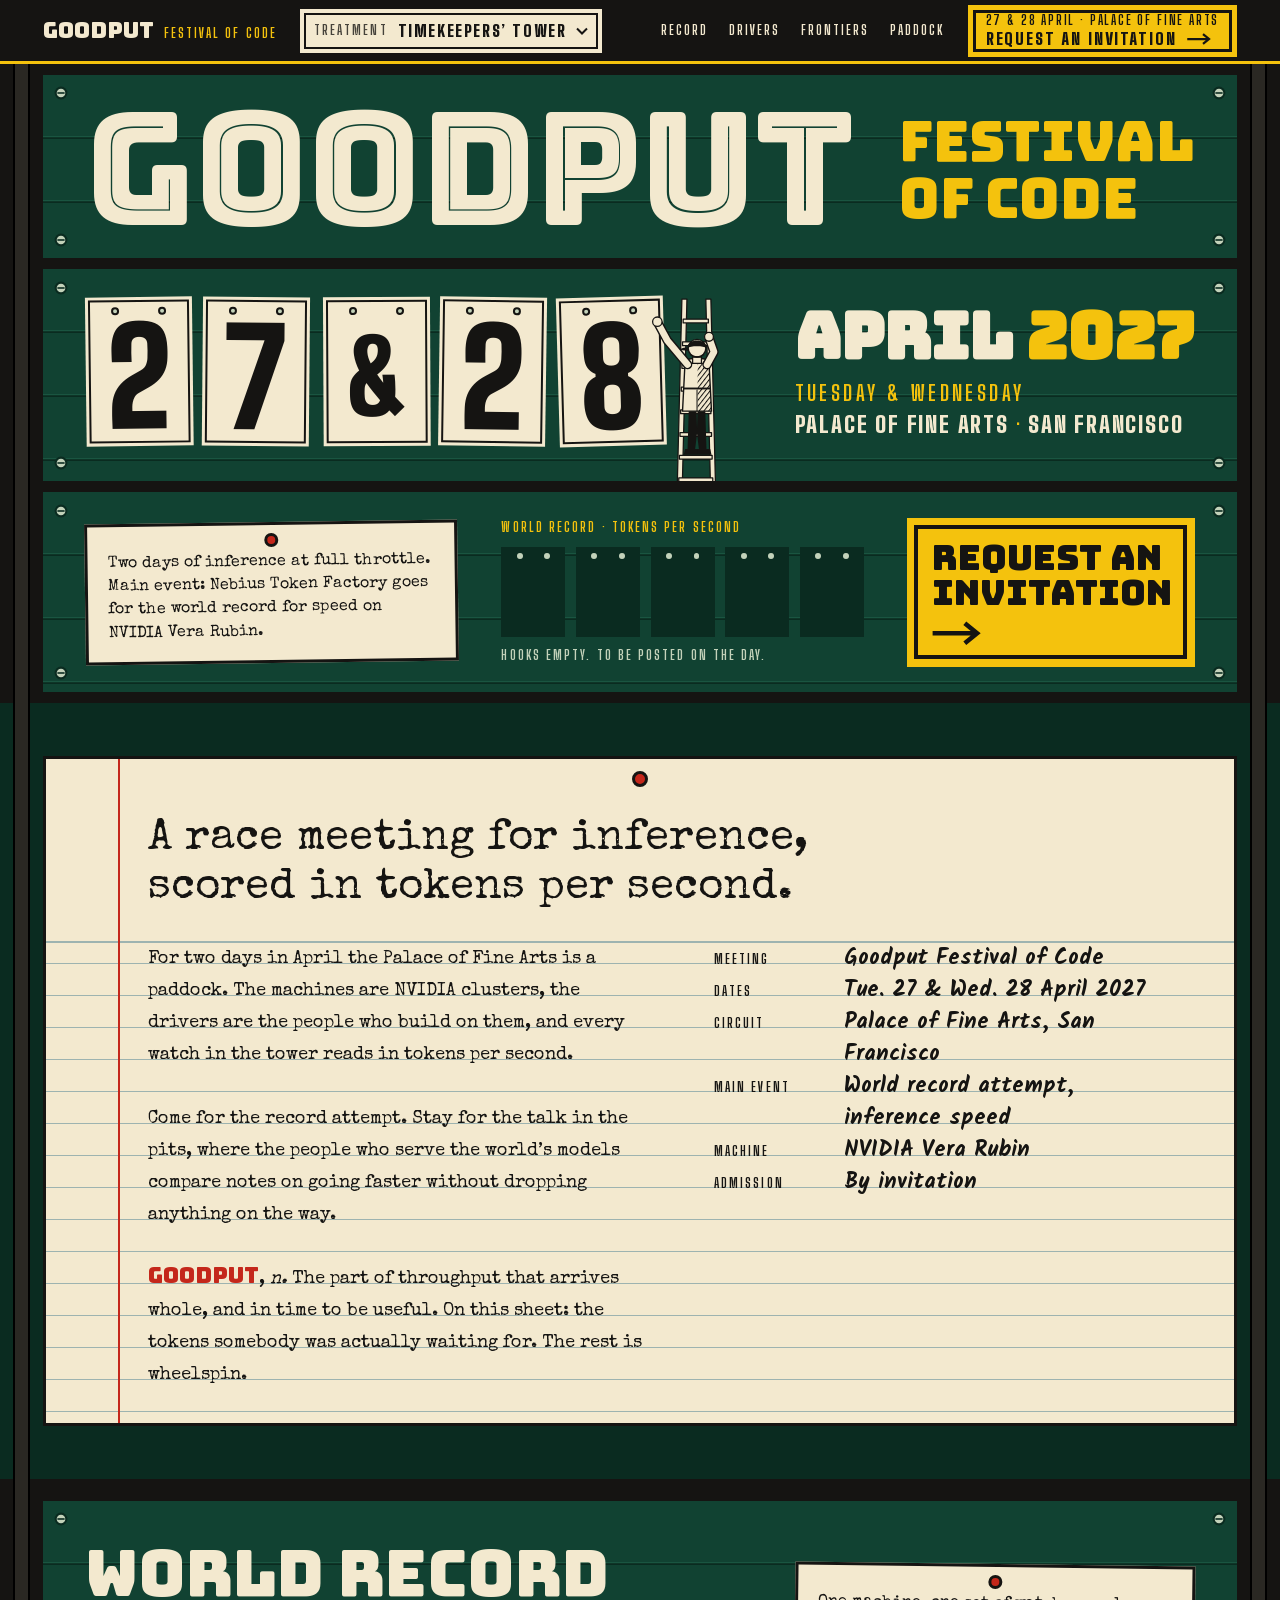
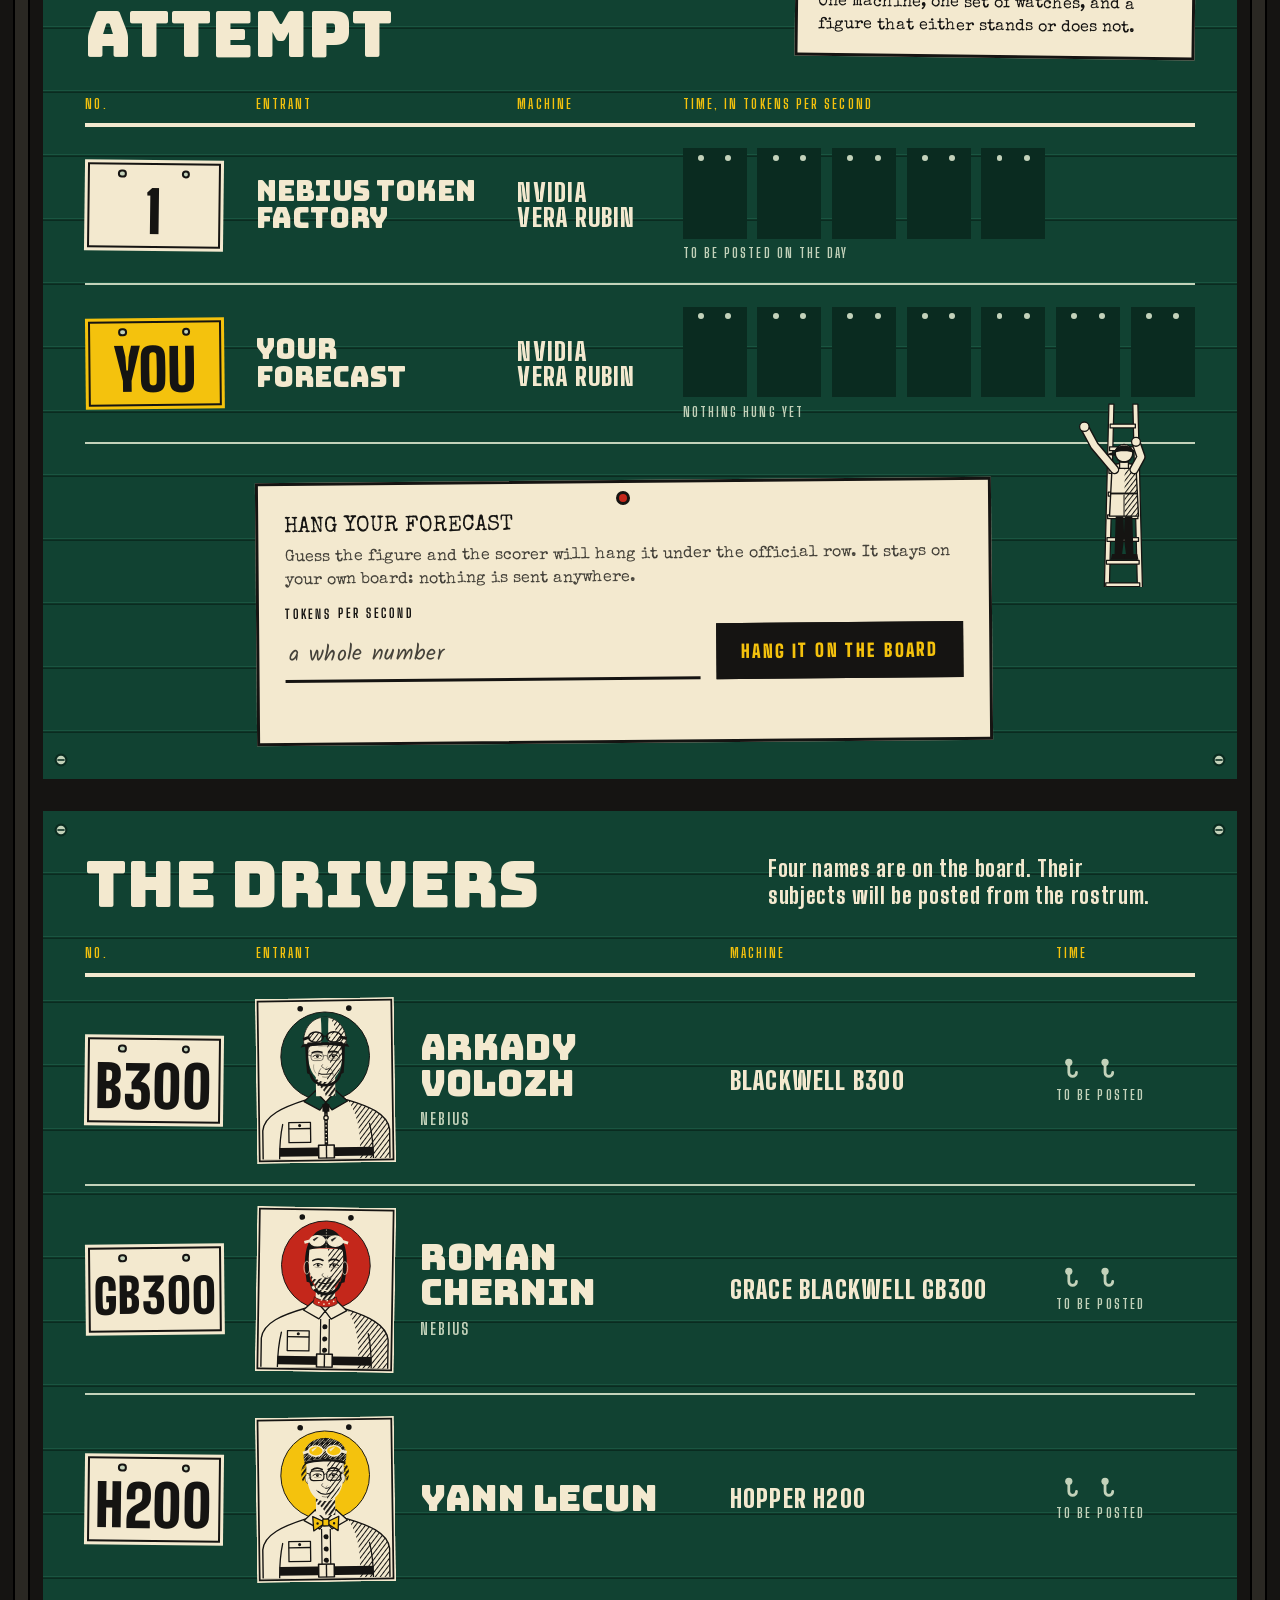
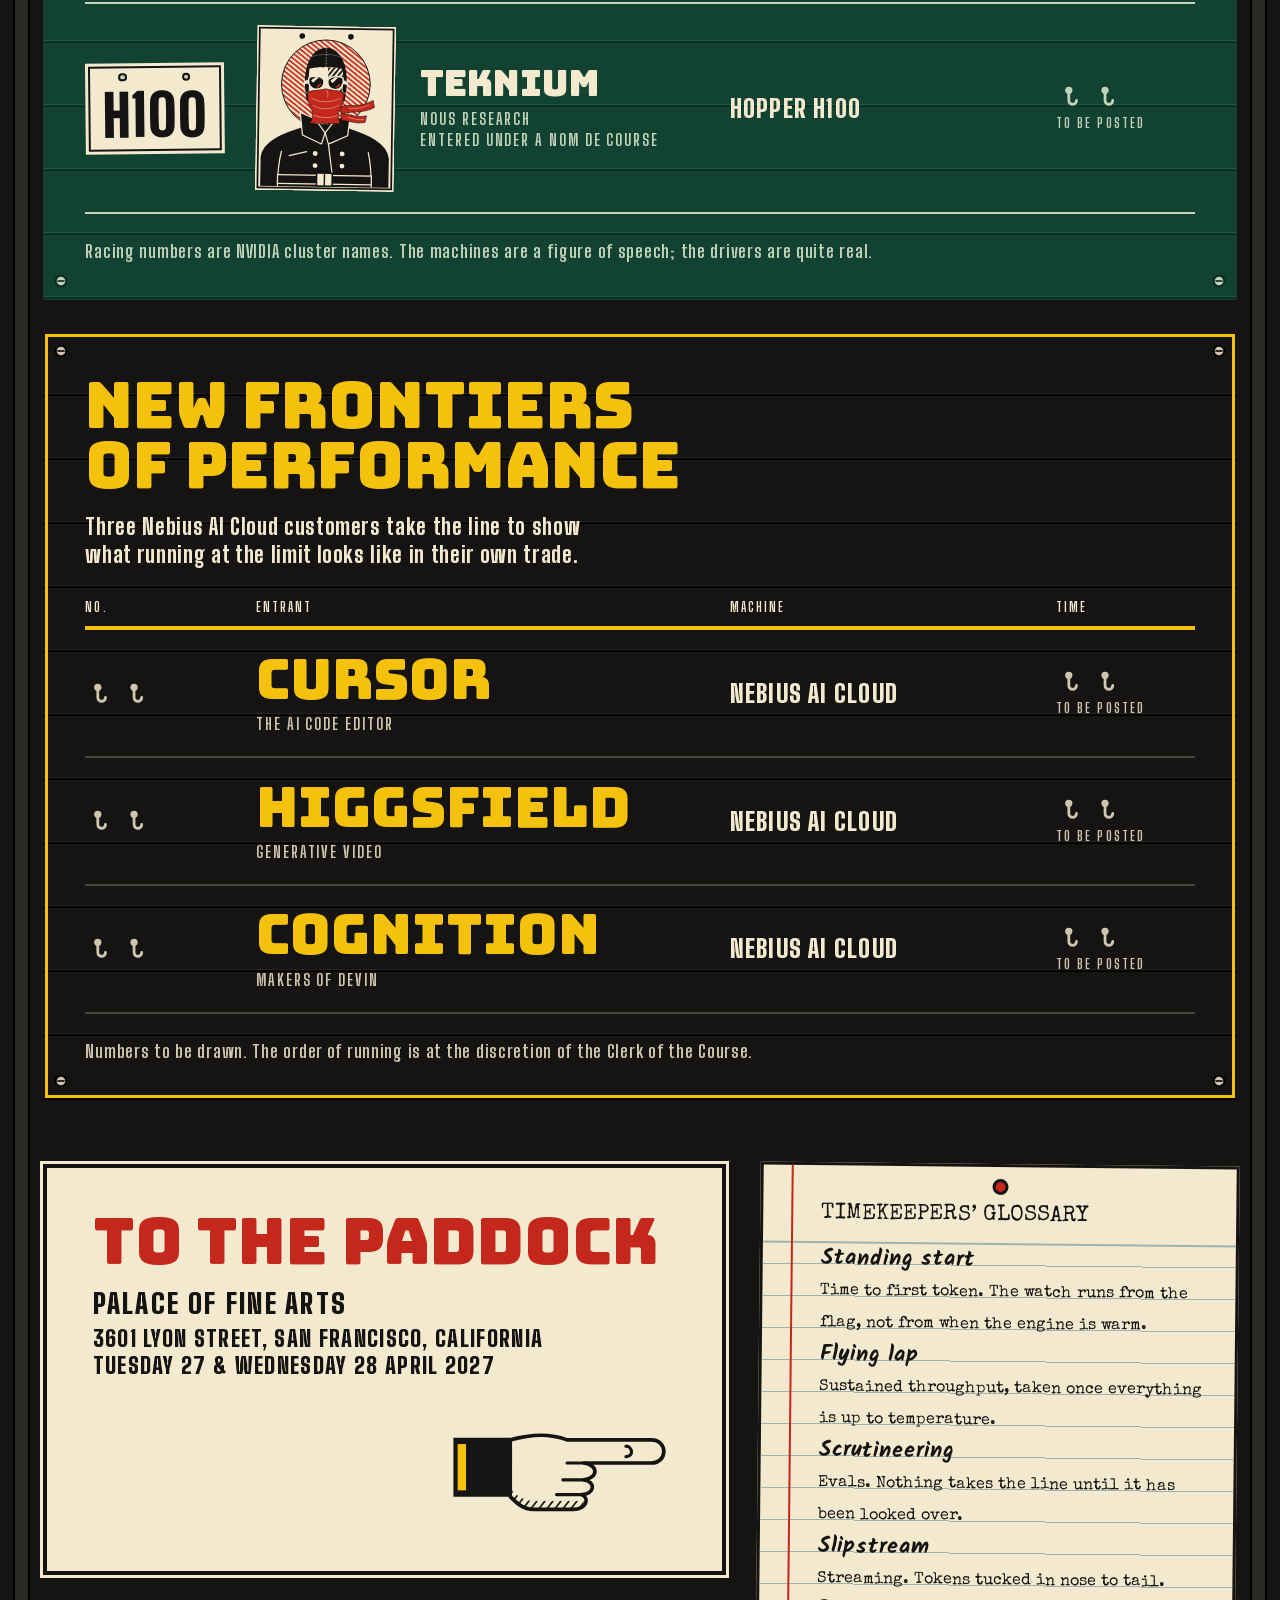
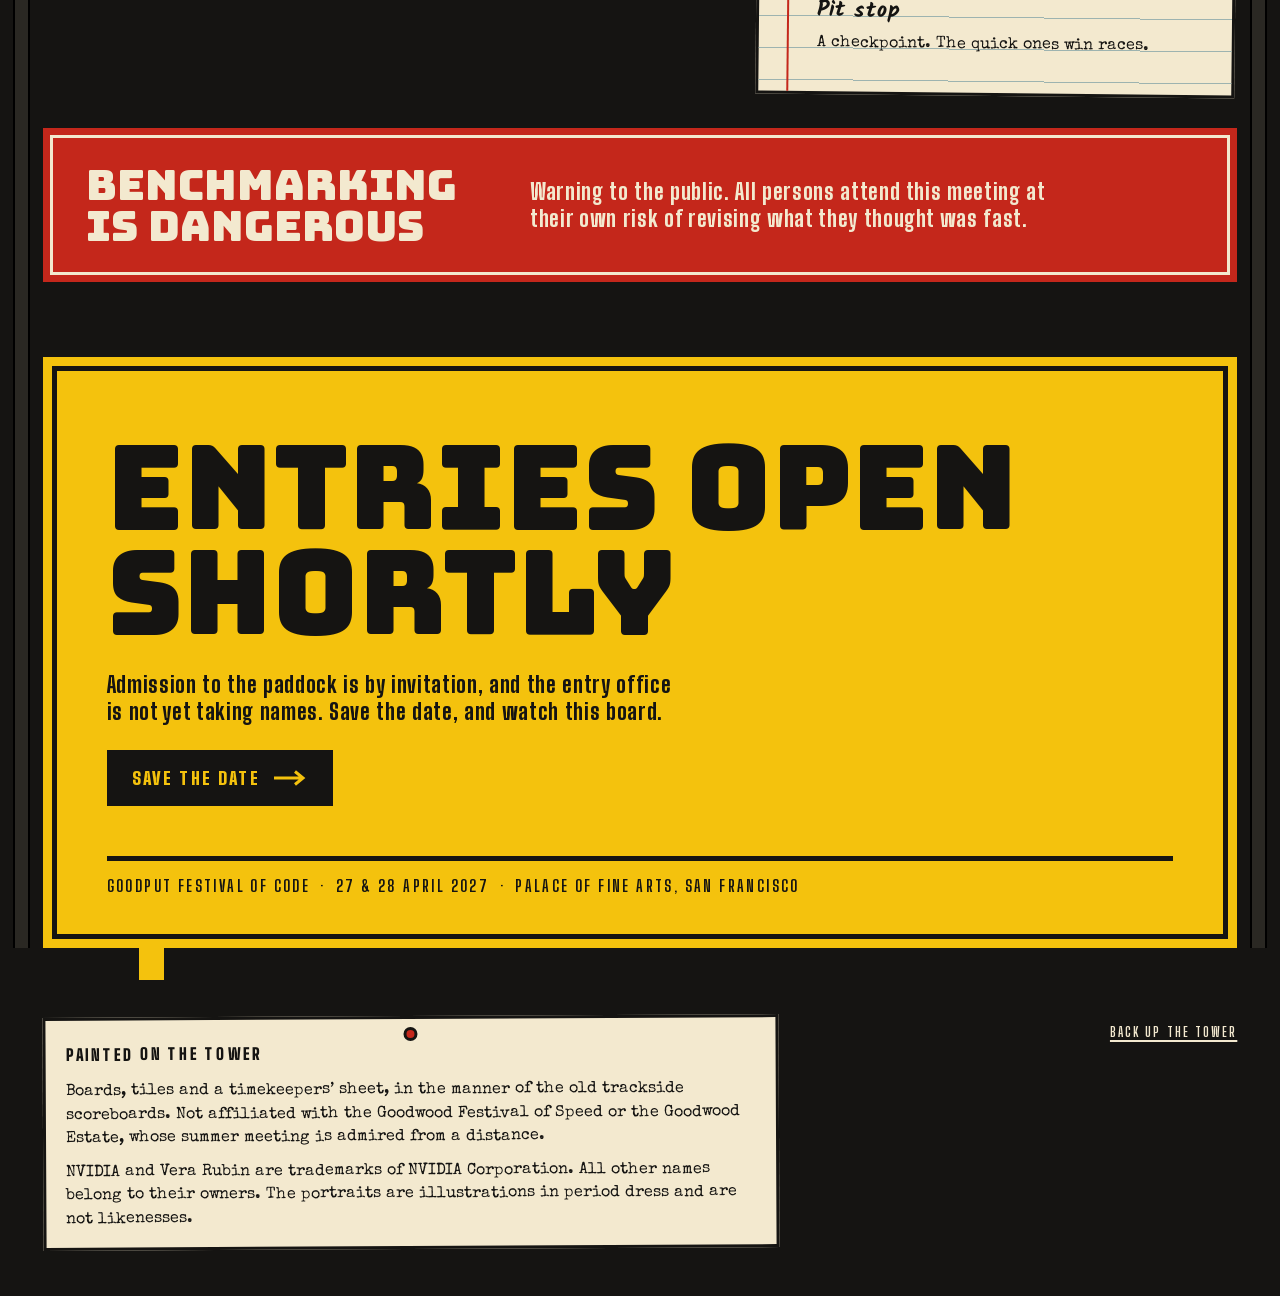
<file: docs/tower/index.html>
<!doctype html>
<html lang="en">
<head>
<meta charset="utf-8">
<meta name="viewport" content="width=device-width, initial-scale=1">
<title>Goodput Festival of Code · The Timekeepers’ Tower · 27 &amp; 28 April 2027, San Francisco</title>
<meta name="description" content="Two days of inference at full throttle at the Palace of Fine Arts, San Francisco, 27 and 28 April 2027, scored from the timekeepers’ tower. Main event: a world record attempt for inference speed on NVIDIA Vera Rubin.">
<meta name="theme-color" content="#151412">
<link rel="canonical" href="https://robspectre.github.io/goodput-festival-of-code/">
<link rel="icon" href="../favicon.svg" type="image/svg+xml">
<link rel="preload" href="fonts/bungee-400-latin.woff2" as="font" type="font/woff2" crossorigin>
<link rel="preload" href="fonts/big-shoulders-display-latin.woff2" as="font" type="font/woff2" crossorigin>
<link rel="stylesheet" href="tower.css">
<script src="../assets/js/config.js" defer></script>
<script src="../assets/js/treatments.js" defer></script>
<script src="tower.js" defer></script>
</head>
<body>

<a class="skip" href="#sheet">Skip to the timekeepers’ sheet</a>

<svg width="0" height="0" style="position:absolute" aria-hidden="true" focusable="false">
  <defs>
    <symbol id="arrow" viewBox="0 0 34 16"><path d="M0 8h28M21 1.500l8 6.500-8 6.500" fill="none" stroke="currentColor" stroke-width="3"/></symbol>
    <pattern id="t-hatch" width="6" height="6" patternUnits="userSpaceOnUse" patternTransform="rotate(-52)"><rect width="6" height="1.600" fill="#151412"/></pattern>
    <!-- a bare hook: screw head and J -->
    <g id="hook"><circle cx="6" cy="5" r="3.400" fill="currentColor"/><path d="M6 8v6.500a3.600 3.600 0 0 0 7.200 0" fill="none" stroke="currentColor" stroke-width="2.600" stroke-linecap="round"/></g>
    <!-- the scorer on his ladder, seen from behind, hanging a tile -->
    <g id="scorer-art">
      <path d="M49,330 L57,8 L65,8 L57,330 Z M103,330 L95,8 L103,8 L111,330 Z" fill="#F3E9CF" stroke="#151412" stroke-width="2" stroke-linejoin="round"/>
      <path d="M59,40h40v6h-40z M58,76h42v6h-42z M57,112h44v6h-44z M56,148h46v6h-46z M55,184h48v6h-48z M54,220h50v6h-50z M53,256h52v6h-52z M52,292h54v6h-54z" fill="#F3E9CF" stroke="#151412" stroke-width="2" stroke-linejoin="round"/>
      <path d="M66,246 L68,180 L80,180 L81,214 L82,180 L94,180 L96,246 L84,246 L81,222 L78,246 Z" fill="#151412"/>
      <path d="M62,246h20v9h-22z M82,246h20l2,9h-22z" fill="#151412"/>
      <path d="M62,108 C66,100 96,100 100,108 L104,186 L58,186 Z" fill="#F3E9CF" stroke="#151412" stroke-width="2.200" stroke-linejoin="round"/>
      <path d="M82,104 C92,103 98,104 100,108 L104,186 L82,186 Z" fill="url(#t-hatch)"/>
      <path d="M59,150 L103,150" fill="none" stroke="#151412" stroke-width="3"/>
      <path d="M81,152 L81,186" fill="none" stroke="#151412" stroke-width="1.600"/>
      <path d="M66,112 L34,74 L20,48" fill="none" stroke="#151412" stroke-width="15" stroke-linecap="round" stroke-linejoin="round"/>
      <path d="M66,112 L34,74 L20,48" fill="none" stroke="#F3E9CF" stroke-width="10.500" stroke-linecap="round" stroke-linejoin="round"/>
      <circle cx="18" cy="44" r="7.500" fill="#F3E9CF" stroke="#151412" stroke-width="2"/>
      <path d="M97,112 L108,92 L101,72" fill="none" stroke="#151412" stroke-width="15" stroke-linecap="round" stroke-linejoin="round"/>
      <path d="M97,112 L108,92 L101,72" fill="none" stroke="#F3E9CF" stroke-width="10.500" stroke-linecap="round" stroke-linejoin="round"/>
      <circle cx="100" cy="68" r="7" fill="#F3E9CF" stroke="#151412" stroke-width="2"/>
      <path d="M74,100h14v10h-14z" fill="#F3E9CF" stroke="#151412" stroke-width="2"/>
      <circle cx="81" cy="86" r="14" fill="#F3E9CF" stroke="#151412" stroke-width="2.200"/>
      <path d="M66,86 C66,70 96,70 96,86 C92,82 70,82 66,86 Z" fill="#151412"/>
      <path d="M66,85 C60,84 56,86 53,89 L67,90 Z" fill="#151412"/>
      <path d="M70,96 C76,101 86,101 92,96" fill="none" stroke="#151412" stroke-width="2"/>
    </g>
  </defs>
</svg>

<header class="fascia">
  <a class="fascia__name" href="#top"><span class="fascia__goodput">Goodput</span> <span class="fascia__sub">Festival of Code</span></a>

  <details class="treatments" data-treatments>
    <summary>
      <span class="treatments__label">Treatment</span>
      <span class="treatments__current">Timekeepers’ Tower</span>
      <svg class="treatments__chev" viewBox="0 0 12 8" aria-hidden="true" focusable="false"><path d="M1 1.500l5 5 5-5" fill="none" stroke="currentColor" stroke-width="2"/></svg>
    </summary>
    <ul class="treatments__menu">
      <li><a href="../"><strong>The Official Programme</strong><span>A letterpress race-day programme</span></a></li>
      <li><a href="../tower/" aria-current="page"><strong>The Timekeepers’ Tower</strong><span>Painted scoreboards and number tiles</span></a></li>
      <li><a href="../lap-chart/"><strong>The Hand-Inked Lap Chart</strong><span>The meeting drawn as charts</span></a></li>
    </ul>
  </details>

  <nav class="fascia__nav" aria-label="Boards on the tower">
    <ul>
      <li><a href="#record">Record</a></li>
      <li><a href="#drivers">Drivers</a></li>
      <li><a href="#frontiers">Frontiers</a></li>
      <li><a href="#paddock">Paddock</a></li>
    </ul>
  </nav>

  <a class="pit pit--follow" href="#entries" data-invite>
    <span class="pit__when">27 &amp; 28 April · Palace of Fine Arts</span>
    <span class="pit__act">Request an invitation <svg aria-hidden="true"><use href="#arrow"/></svg></span>
  </a>
</header>

<main>

<!-- ============ THE TOWER ============ -->
<section class="tower" id="top" aria-labelledby="tower-title">

  <div class="board board--name">
    <h1 id="tower-title"><span class="name__goodput">Goodput</span> <span class="name__sub">Festival <span>of Code</span></span></h1>
  </div>

  <div class="board board--date">
    <div class="date">
      <p class="date__tiles">
        <span class="visually-hidden">27 and 28 April 2027</span>
        <span class="tile tile--xl" aria-hidden="true">2</span>
        <span class="tile tile--xl" aria-hidden="true">7</span>
        <span class="tile tile--xl tile--amp" aria-hidden="true">&amp;</span>
        <span class="tile tile--xl" aria-hidden="true">2</span>
        <span class="tile tile--xl tile--last" aria-hidden="true">8</span>
      </p>
      <svg class="scorer" viewBox="0 0 160 298" aria-hidden="true" focusable="false"><use href="#scorer-art"/></svg>
      <div class="date__side">
        <p class="date__month" aria-hidden="true">April <span>2027</span></p>
        <p class="date__where"><span class="where__days">Tuesday &amp; Wednesday</span> <span class="where__place"><span class="nb">Palace of Fine Arts</span> <span class="dot" aria-hidden="true">·</span> <span class="nb">San Francisco</span></span></p>
      </div>
    </div>
  </div>

  <div class="board board--record">
    <p class="note note--offer">Two days of inference at full throttle. Main event: Nebius Token Factory goes for the world record for speed on NVIDIA Vera Rubin.</p>
    <div class="recordrow__time">
      <p class="col-head">World record · tokens per second</p>
      <p class="hooks" aria-hidden="true"><span class="slot"></span><span class="slot"></span><span class="slot"></span><span class="slot"></span><span class="slot"></span></p>
      <p class="posted">Hooks empty. To be posted on the day.</p>
    </div>
    <a class="pit pit--hero" href="#entries" data-invite>
      <span class="pit__act">Request an invitation</span>
      <svg aria-hidden="true"><use href="#arrow"/></svg>
    </a>
  </div>

</section>

<!-- ============ THE TIMEKEEPERS' SHEET ============ -->
<section class="sheet" id="sheet" aria-labelledby="sheet-title">
  <div class="paper">
    <h2 id="sheet-title">A race meeting for inference, scored in tokens per second.</h2>
    <div class="ruled sheet__cols">
      <div class="sheet__prose">
        <p>For two days in April the Palace of Fine Arts is a paddock. The machines are NVIDIA clusters, the drivers are the people who build on them, and every watch in the tower reads in tokens per second.</p>
        <p>Come for the record attempt. Stay for the talk in the pits, where the people who serve the world’s models compare notes on going faster without dropping anything on the way.</p>
        <p class="sheet__def"><dfn>Goodput</dfn>, <i>n.</i> The part of throughput that arrives whole, and in time to be useful. On this sheet: the tokens somebody was actually waiting for. The rest is wheelspin.</p>
      </div>
      <dl class="form">
        <div><dt>Meeting</dt><dd>Goodput Festival of Code</dd></div>
        <div><dt>Dates</dt><dd>Tue. 27 &amp; Wed. 28 April 2027</dd></div>
        <div><dt>Circuit</dt><dd>Palace of Fine Arts, San Francisco</dd></div>
        <div><dt>Main event</dt><dd>World record attempt, inference speed</dd></div>
        <div><dt>Machine</dt><dd>NVIDIA Vera Rubin</dd></div>
        <div><dt>Admission</dt><dd>By invitation</dd></div>
      </dl>
    </div>
  </div>
</section>

<!-- ============ THE RECORD BOARD ============ -->
<section class="stage" id="record" aria-labelledby="record-title">
  <div class="board board--list">
    <div class="board__head board__head--note">
      <h2 id="record-title"><span class="nb">World record</span> attempt</h2>
      <p class="note note--head">One machine, one set of watches, and a figure that either stands or does not.</p>
    </div>

    <div class="list list--record" role="table" aria-label="The record board">
      <div class="list__head" role="row">
        <span role="columnheader">No.</span><span role="columnheader">Entrant</span><span role="columnheader">Machine</span><span role="columnheader">Time, in tokens per second</span>
      </div>
      <div class="list__row" role="row">
        <span class="cell cell--no" role="cell"><span class="tile tile--no">1</span></span>
        <span class="cell cell--entrant" role="cell"><span class="entrant">Nebius Token Factory</span></span>
        <span class="cell cell--machine" role="cell" data-th="Machine">NVIDIA <span class="nb">Vera Rubin</span></span>
        <span class="cell cell--time" role="cell" data-th="Time, in tokens per second">
          <span class="hooks" aria-hidden="true"><span class="slot"></span><span class="slot"></span><span class="slot"></span><span class="slot"></span><span class="slot"></span></span>
          <span class="posted">To be posted on the day</span>
        </span>
      </div>
      <div class="list__row list__row--you" role="row">
        <span class="cell cell--no" role="cell"><span class="tile tile--no tile--you">You</span></span>
        <span class="cell cell--entrant" role="cell"><span class="entrant">Your forecast</span></span>
        <span class="cell cell--machine" role="cell" data-th="Machine">NVIDIA <span class="nb">Vera Rubin</span></span>
        <span class="cell cell--time" role="cell" data-th="Time, in tokens per second">
          <span class="hooks hooks--forecast" id="forecast-tiles" aria-hidden="true"><span class="slot"></span><span class="slot"></span><span class="slot"></span><span class="slot"></span><span class="slot"></span><span class="slot"></span><span class="slot"></span></span>
          <span class="posted" id="forecast-posted">Nothing hung yet</span>
        </span>
      </div>
    </div>

    <div class="record__foot">
      <form class="slip" id="forecast" novalidate>
        <h3>Hang your forecast</h3>
        <p class="slip__hint" id="forecast-hint">Guess the figure and the scorer will hang it under the official row. It stays on your own board: nothing is sent anywhere.</p>
        <div class="slip__row">
          <div class="slip__field">
            <label for="forecast-input">Tokens per second</label>
            <input id="forecast-input" name="forecast" type="text" inputmode="numeric" autocomplete="off" placeholder="a whole number" aria-describedby="forecast-hint forecast-out">
          </div>
          <button class="btn" type="submit">Hang it on the board</button>
        </div>
        <p class="slip__out" id="forecast-out" role="status"></p>
        <button class="slip__down" id="forecast-down" type="button" hidden>Take it down</button>
        <noscript><p class="slip__out">The scorer needs JavaScript to hang tiles. The record attempt does not.</p></noscript>
      </form>
      <svg class="scorer scorer--record" viewBox="0 0 160 298" aria-hidden="true" focusable="false"><use href="#scorer-art"/></svg>
    </div>
  </div>
</section>

<!-- ============ THE DRIVERS ============ -->
<section class="stage" id="drivers" aria-labelledby="drivers-title">
  <div class="board board--list">
    <div class="board__head">
      <h2 id="drivers-title">The drivers</h2>
      <p class="painted painted--l">Four names are on the board. Their subjects will be posted from the rostrum.</p>
    </div>

    <div class="list list--drivers" role="table" aria-label="The drivers">
      <div class="list__head" role="row">
        <span role="columnheader">No.</span><span role="columnheader">Entrant</span><span role="columnheader">Machine</span><span role="columnheader">Time</span>
      </div>

      <div class="list__row" role="row">
        <span class="cell cell--no" role="cell"><span class="tile tile--no">B300</span></span>
        <span class="cell cell--entrant" role="cell">
          <img class="plate" src="img/driver-volozh.svg" width="320" height="380" alt="Arkady Volozh, painted as a racing driver in a 1950s hard helmet with goggles raised, in zip-fronted racing overalls." loading="lazy">
          <span><span role="heading" aria-level="3" class="entrant">Arkady Volozh</span><span class="entrant__of">Nebius</span></span>
        </span>
        <span class="cell cell--machine" role="cell" data-th="Machine">Blackwell B300</span>
        <span class="cell cell--time" role="cell" data-th="Time"><svg class="hookpair" viewBox="0 0 64 22" aria-hidden="true" focusable="false"><use href="#hook" x="6"/><use href="#hook" x="40"/></svg><span class="posted">To be posted</span></span>
      </div>

      <div class="list__row" role="row">
        <span class="cell cell--no" role="cell"><span class="tile tile--no tile--long">GB300</span></span>
        <span class="cell cell--entrant" role="cell">
          <img class="plate" src="img/driver-chernin.svg" width="320" height="380" alt="Roman Chernin, painted as a racing driver in a 1930s leather helmet, white buttoned racing overalls and a spotted scarf." loading="lazy">
          <span><span role="heading" aria-level="3" class="entrant">Roman Chernin</span><span class="entrant__of">Nebius</span></span>
        </span>
        <span class="cell cell--machine" role="cell" data-th="Machine">Grace Blackwell GB300</span>
        <span class="cell cell--time" role="cell" data-th="Time"><svg class="hookpair" viewBox="0 0 64 22" aria-hidden="true" focusable="false"><use href="#hook" x="6"/><use href="#hook" x="40"/></svg><span class="posted">To be posted</span></span>
      </div>

      <div class="list__row" role="row">
        <span class="cell cell--no" role="cell"><span class="tile tile--no">H200</span></span>
        <span class="cell cell--entrant" role="cell">
          <img class="plate" src="img/driver-lecun.svg" width="320" height="380" alt="Yann LeCun, painted as a racing driver in a reversed tweed cap and round spectacles, in white buttoned racing overalls with a spotted bow tie." loading="lazy">
          <span><span role="heading" aria-level="3" class="entrant">Yann LeCun</span></span>
        </span>
        <span class="cell cell--machine" role="cell" data-th="Machine">Hopper H200</span>
        <span class="cell cell--time" role="cell" data-th="Time"><svg class="hookpair" viewBox="0 0 64 22" aria-hidden="true" focusable="false"><use href="#hook" x="6"/><use href="#hook" x="40"/></svg><span class="posted">To be posted</span></span>
      </div>

      <div class="list__row" role="row">
        <span class="cell cell--no" role="cell"><span class="tile tile--no">H100</span></span>
        <span class="cell cell--entrant" role="cell">
          <img class="plate" src="img/driver-teknium.svg" width="320" height="380" alt="Teknium, painted as a masked racing driver in black racing leathers: goggles down, scarf pulled up over the face." loading="lazy">
          <span><span role="heading" aria-level="3" class="entrant">Teknium</span><span class="entrant__of"><span>Nous Research</span> <span>Entered under a nom de course</span></span></span>
        </span>
        <span class="cell cell--machine" role="cell" data-th="Machine">Hopper H100</span>
        <span class="cell cell--time" role="cell" data-th="Time"><svg class="hookpair" viewBox="0 0 64 22" aria-hidden="true" focusable="false"><use href="#hook" x="6"/><use href="#hook" x="40"/></svg><span class="posted">To be posted</span></span>
      </div>
    </div>

    <p class="painted board__foot">Racing numbers are NVIDIA cluster names. The machines are a figure of speech; the drivers are quite real.</p>
  </div>
</section>

<!-- ============ NEW FRONTIERS ============ -->
<section class="stage" id="frontiers" aria-labelledby="frontiers-title">
  <div class="board board--list board--black">
    <div class="board__head board__head--stack">
      <h2 id="frontiers-title"><span class="nb">New frontiers</span> <span class="nb">of performance</span></h2>
      <p class="painted painted--l">Three Nebius AI Cloud customers take the line to show what running at the limit looks like in their own trade.</p>
    </div>

    <div class="list list--frontiers" role="table" aria-label="New frontiers of performance">
      <div class="list__head" role="row">
        <span role="columnheader">No.</span><span role="columnheader">Entrant</span><span role="columnheader">Machine</span><span role="columnheader">Time</span>
      </div>
      <div class="list__row" role="row">
        <span class="cell cell--no" role="cell"><svg class="hookpair" viewBox="0 0 64 22" aria-hidden="true" focusable="false"><use href="#hook" x="6"/><use href="#hook" x="40"/></svg><span class="visually-hidden">Number to be drawn</span></span>
        <span class="cell cell--entrant" role="cell"><span><span role="heading" aria-level="3" class="entrant entrant--big">Cursor</span><span class="entrant__of">The AI code editor</span></span></span>
        <span class="cell cell--machine" role="cell" data-th="Machine">Nebius AI Cloud</span>
        <span class="cell cell--time" role="cell" data-th="Time"><svg class="hookpair" viewBox="0 0 64 22" aria-hidden="true" focusable="false"><use href="#hook" x="6"/><use href="#hook" x="40"/></svg><span class="posted">To be posted</span></span>
      </div>
      <div class="list__row" role="row">
        <span class="cell cell--no" role="cell"><svg class="hookpair" viewBox="0 0 64 22" aria-hidden="true" focusable="false"><use href="#hook" x="6"/><use href="#hook" x="40"/></svg><span class="visually-hidden">Number to be drawn</span></span>
        <span class="cell cell--entrant" role="cell"><span><span role="heading" aria-level="3" class="entrant entrant--big">Higgsfield</span><span class="entrant__of">Generative video</span></span></span>
        <span class="cell cell--machine" role="cell" data-th="Machine">Nebius AI Cloud</span>
        <span class="cell cell--time" role="cell" data-th="Time"><svg class="hookpair" viewBox="0 0 64 22" aria-hidden="true" focusable="false"><use href="#hook" x="6"/><use href="#hook" x="40"/></svg><span class="posted">To be posted</span></span>
      </div>
      <div class="list__row" role="row">
        <span class="cell cell--no" role="cell"><svg class="hookpair" viewBox="0 0 64 22" aria-hidden="true" focusable="false"><use href="#hook" x="6"/><use href="#hook" x="40"/></svg><span class="visually-hidden">Number to be drawn</span></span>
        <span class="cell cell--entrant" role="cell"><span><span role="heading" aria-level="3" class="entrant entrant--big">Cognition</span><span class="entrant__of">Makers of Devin</span></span></span>
        <span class="cell cell--machine" role="cell" data-th="Machine">Nebius AI Cloud</span>
        <span class="cell cell--time" role="cell" data-th="Time"><svg class="hookpair" viewBox="0 0 64 22" aria-hidden="true" focusable="false"><use href="#hook" x="6"/><use href="#hook" x="40"/></svg><span class="posted">To be posted</span></span>
      </div>
    </div>

    <p class="painted board__foot">Numbers to be drawn. The order of running is at the discretion of the Clerk of the Course.</p>
  </div>
</section>

<!-- ============ THE PADDOCK ============ -->
<section class="stage stage--paddock" id="paddock" aria-labelledby="paddock-title">
  <div class="finger">
    <h2 id="paddock-title">To the paddock</h2>
    <address>
      <strong>Palace of Fine Arts</strong>
      <span>3601 Lyon Street, San Francisco, California</span>
      <span>Tuesday 27 &amp; Wednesday 28 April 2027</span>
    </address>
    <svg class="finger__hand" viewBox="0 0 220 120" aria-hidden="true" focusable="false">
      <!-- the signwriter's pointing hand -->
      <path d="M8,34 h54 v56 h-54 z" fill="#151412"/>
      <path d="M12,40h8v44h-8z" fill="#F4C20D"/>
      <path d="M62,36 C84,30 100,30 116,36 L196,36 C212,36 212,58 196,58 L132,58 C146,60 146,72 132,74 C144,76 142,88 130,88 C138,92 134,102 122,102 L84,102 C74,102 68,96 62,90 Z" fill="#F3E9CF" stroke="#151412" stroke-width="3.500" stroke-linejoin="round"/>
      <path d="M116,58 L134,58 M112,74 L132,74 M106,88 L130,88 M172,42 C178,42 180,52 172,52" fill="none" stroke="#151412" stroke-width="3" stroke-linecap="round"/>
      <path d="M62,90 C70,96 76,102 84,102 L122,102 C128,102 132,98 132,94 L84,94 C76,94 68,90 62,82 Z" fill="url(#t-hatch)"/>
    </svg>
  </div>

  <div class="paper paper--notes">
    <h3>Timekeepers’ glossary</h3>
    <dl class="ruled gloss">
      <div><dt>Standing start</dt><dd>Time to first token. The watch runs from the flag, not from when the engine is warm.</dd></div>
      <div><dt>Flying lap</dt><dd>Sustained throughput, taken once everything is up to temperature.</dd></div>
      <div><dt>Scrutineering</dt><dd>Evals. Nothing takes the line until it has been looked over.</dd></div>
      <div><dt>Slipstream</dt><dd>Streaming. Tokens tucked in nose to tail.</dd></div>
      <div><dt>Pit stop</dt><dd>A checkpoint. The quick ones win races.</dd></div>
    </dl>
  </div>

  <aside class="warn" aria-labelledby="warn-title">
    <h3 id="warn-title">Benchmarking is dangerous</h3>
    <p class="painted painted--l">Warning to the public. All persons attend this meeting at their own risk of revising what they thought was fast.</p>
  </aside>
</section>

<!-- ============ ENTRIES ============ -->
<section class="entries" id="entries" aria-labelledby="entries-title">
  <div class="bigpit">
    <div class="entries__closed" id="entry-closed">
      <h2 id="entries-title">Entries open shortly</h2>
      <p class="painted painted--l">Admission to the paddock is by invitation, and the entry office is not yet taking names. Save the date, and watch this board.</p>
      <a class="btn btn--on-yellow" href="../assets/goodput-festival-of-code.ics" download>Save the date <svg aria-hidden="true"><use href="#arrow"/></svg></a>
    </div>
    <div class="entries__open" id="entry-open" hidden>
      <h2>Request an invitation</h2>
      <p class="painted painted--l">Admission to the paddock is by invitation. Send in your entry and the Secretary of the Meeting will reply.</p>
      <p class="entries__actions">
        <a class="btn btn--on-yellow" href="#entries" data-invite>Request an invitation <svg aria-hidden="true"><use href="#arrow"/></svg></a>
        <a class="entries__date" href="../assets/goodput-festival-of-code.ics" download>Save the date</a>
      </p>
    </div>
    <p class="bigpit__line"><span class="nb">Goodput Festival of Code</span> <span class="dot" aria-hidden="true">·</span> <span class="nb">27 &amp; 28 April 2027</span> <span class="dot" aria-hidden="true">·</span> <span class="nb">Palace of Fine Arts, San Francisco</span></p>
  </div>
</section>

</main>

<footer class="base">
  <div class="base__in">
    <div class="note note--base">
      <p><strong>Painted on the tower</strong></p>
      <p>Boards, tiles and a timekeepers’ sheet, in the manner of the old trackside scoreboards. Not affiliated with the Goodwood Festival of Speed or the Goodwood Estate, whose summer meeting is admired from a distance.</p>
      <p>NVIDIA and Vera Rubin are trademarks of NVIDIA Corporation. All other names belong to their owners. The portraits are illustrations in period dress and are not likenesses.</p>
    </div>
    <a class="base__top" href="#top">Back up the tower</a>
  </div>
</footer>

</body>
</html>
</file>
<file: docs/assets/css/programme.css>
/* Goodput Festival of Code: the official programme.
   Four letterpress inks on programme stock. No gradients, no shadows. */

@font-face { font-family: "Rammetto One"; src: url("../fonts/rammetto-one-400-latin.woff2") format("woff2"); font-weight: 400; font-style: normal; font-display: swap; }
@font-face { font-family: "Hammersmith One"; src: url("../fonts/hammersmith-one-400-latin.woff2") format("woff2"); font-weight: 400; font-style: normal; font-display: swap; }
@font-face { font-family: "Stint Ultra Condensed"; src: url("../fonts/stint-ultra-condensed-400-latin.woff2") format("woff2"); font-weight: 400; font-style: normal; font-display: swap; }
@font-face { font-family: "Yesteryear"; src: url("../fonts/yesteryear-400-latin.woff2") format("woff2"); font-weight: 400; font-style: normal; font-display: swap; }
@font-face { font-family: "Old Standard TT"; src: url("../fonts/old-standard-tt-400-latin.woff2") format("woff2"); font-weight: 400; font-style: normal; font-display: swap; }
@font-face { font-family: "Old Standard TT"; src: url("../fonts/old-standard-tt-400-italic-latin.woff2") format("woff2"); font-weight: 400; font-style: italic; font-display: swap; }
@font-face { font-family: "Old Standard TT"; src: url("../fonts/old-standard-tt-700-latin.woff2") format("woff2"); font-weight: 700; font-style: normal; font-display: swap; }

:root {
  /* inks and stocks */
  --stock: #E8D6AA;
  --ink: #1B1915;
  --green: #0F3D2C;
  --red: #B22812;
  --yellow: #F6C02A;
  --salmon: #DFA88F;
  --ink-soft: #3F3B31;      /* ink screened back on buff, for secondary text */
  --stock-soft: #CFC09A;    /* buff screened back on green and ink */

  /* voices */
  --f-poster: "Rammetto One", ui-rounded, system-ui, sans-serif;
  --f-caps: "Hammersmith One", "Gill Sans", "Gill Sans MT", "Trebuchet MS", sans-serif;
  --f-bill: "Stint Ultra Condensed", "Rockwell Condensed", Georgia, serif;
  --f-text: "Old Standard TT", "Century Schoolbook", Georgia, serif;
  --f-script: "Yesteryear", "Brush Script MT", cursive;

  /* type ramp: every static size on the page is one of these steps. Fluid sizes run between
     two ramp values: these steps, or the ends of the three fluid roles listed below.
     Lettering inside the plates is sized in the drawings themselves. */
  --t-label-s: .75rem;    /* 12px tabs and the phone running head */
  --t-label: .8125rem;    /* 13px label capitals */
  --t-label-l: 1rem;      /* 16px buttons and block titles */
  --t-caption: 1rem;      /* 16px captions, notes, folios */
  --t-small: 1.125rem;    /* 18px table values; body on phones */
  --t-body: 1.1875rem;    /* 19px */
  --t-lede: 1.3125rem;    /* 21px */
  --t-lede-l: 1.5rem;     /* 24px */
  --t-stamp: 1.5rem;      /* 24px: the floor for vermilion on yellow */
  --t-figure: 2rem;       /* 32px figures and the defined word */
  /* fluid roles, written out where they are used:
     title    clamp(3rem, 5.4vw, 5rem)
     headline clamp(4.5rem, 11.5vw, 10.5rem)
     script   clamp(2.75rem, 6.1vw, 7.5rem) */

  /* measure */
  --gutter: clamp(20px, 4vw, 64px);
  --pad-y: clamp(72px, 9vw, 136px);
  --mast-h: 56px;

  --ease-out: cubic-bezier(.16, 1, .3, 1);

  /* paper tooth: dark flecks for light stock, light flecks for dark plates */
  --grain: url("data:image/svg+xml,%3Csvg xmlns='http://www.w3.org/2000/svg' width='240' height='240'%3E%3Cfilter id='n'%3E%3CfeTurbulence type='fractalNoise' baseFrequency='.85' numOctaves='2' stitchTiles='stitch'/%3E%3CfeColorMatrix values='0 0 0 0 .1 0 0 0 0 .09 0 0 0 0 .07 0 0 0 .42 -.17'/%3E%3C/filter%3E%3Crect width='100%25' height='100%25' filter='url(%23n)'/%3E%3C/svg%3E");
  --grain-light: url("data:image/svg+xml,%3Csvg xmlns='http://www.w3.org/2000/svg' width='240' height='240'%3E%3Cfilter id='n'%3E%3CfeTurbulence type='fractalNoise' baseFrequency='.85' numOctaves='2' stitchTiles='stitch'/%3E%3CfeColorMatrix values='0 0 0 0 .91 0 0 0 0 .84 0 0 0 0 .67 0 0 0 .42 -.16'/%3E%3C/filter%3E%3Crect width='100%25' height='100%25' filter='url(%23n)'/%3E%3C/svg%3E");
}

*, *::before, *::after { box-sizing: border-box; }

html {
  -webkit-text-size-adjust: 100%;
  text-size-adjust: 100%;
  scroll-padding-top: calc(var(--mast-h) + 16px);
  scrollbar-color: var(--ink) var(--stock);
}

body {
  margin: 0;
  background: var(--stock);
  color: var(--ink);
  font: 400 var(--t-body)/1.55 var(--f-text);
  font-kerning: normal;
  text-rendering: optimizeLegibility;
  caret-color: var(--red);
}

::selection { background: var(--red); color: var(--stock); }

img, svg { max-width: 100%; }
p { margin: 0 0 1em; }
a { color: inherit; text-decoration-thickness: 1.5px; text-underline-offset: .2em; }
a:hover { text-decoration-thickness: 3px; }

:focus-visible { outline: 3px solid var(--ink); outline-offset: 3px; }
.page--green :focus-visible, .masthead :focus-visible, .colophon :focus-visible { outline-color: var(--yellow); }

.skip {
  position: absolute; left: 12px; top: -80px; z-index: 50;
  padding: 12px 18px; background: var(--yellow); color: var(--ink);
  font: 400 var(--t-label)/1 var(--f-caps); letter-spacing: .14em; text-transform: uppercase;
}
.skip:focus { top: 68px; }

.nb { white-space: nowrap; }

.visually-hidden {
  position: absolute; width: 1px; height: 1px; overflow: hidden;
  clip-path: inset(50%); white-space: nowrap;
}

/* ink classes shared by every plate */
.i { fill: var(--ink); } .b { fill: var(--stock); } .r { fill: var(--red); }
.g { fill: var(--green); } .y { fill: var(--yellow); } .n { fill: none; }
.si { stroke: var(--ink); } .sb { stroke: var(--stock); } .sr { stroke: var(--red); }
.sg { stroke: var(--green); } .sy { stroke: var(--yellow); }

.caps {
  font-family: var(--f-caps); font-weight: 400;
  text-transform: uppercase; letter-spacing: .16em;
  font-size: var(--t-label); line-height: 1.35;
}

.bill {
  margin: 0;
  font-family: var(--f-bill); font-weight: 400;
  font-size: clamp(4.5rem, 11.5vw, 10.5rem);
  line-height: .9; letter-spacing: .012em;
  text-transform: uppercase; text-wrap: balance;
}

/* ---------- running head ---------- */

.masthead {
  position: sticky; top: 0; z-index: 20;
  display: flex; align-items: center; justify-content: space-between; gap: 24px;
  height: var(--mast-h); padding-inline: var(--gutter);
  background: var(--ink); color: var(--stock);
}
.masthead__id { display: flex; align-items: center; gap: clamp(12px, 1.4vw, 22px); min-width: 0; }
.masthead__name {
  padding-block: 10px;
  font-family: var(--f-caps); text-transform: uppercase; letter-spacing: .16em;
  font-size: var(--t-label); color: var(--yellow); text-decoration: none; white-space: nowrap;
}
.masthead__name:hover { color: var(--stock); }

/* the treatment switcher: a ruled box in the running head that opens a printed slip */
.treatments { position: relative; }
.treatments summary {
  display: inline-flex; align-items: center; gap: 9px; min-height: 40px; padding: 0 12px;
  border: 1.5px solid var(--yellow); color: var(--stock); cursor: pointer; list-style: none; white-space: nowrap;
  font-family: var(--f-caps); text-transform: uppercase; letter-spacing: .13em; font-size: var(--t-label);
  transition: background-color .18s var(--ease-out), color .18s var(--ease-out);
}
.treatments summary::-webkit-details-marker { display: none; }
.treatments__label { color: var(--yellow); transition: color .18s var(--ease-out); }
.treatments__label::after { content: ":"; }
.treatments__chev { width: 12px; height: 8px; flex: none; margin-left: 2px; transition: transform .2s var(--ease-out); }
.treatments[open] .treatments__chev { transform: rotate(180deg); }
.treatments summary:hover, .treatments[open] summary { background: var(--yellow); color: var(--ink); }
.treatments summary:hover .treatments__label, .treatments[open] .treatments__label { color: var(--ink); }
.treatments__menu {
  position: absolute; left: 0; top: calc(100% + 8px); z-index: 30;
  width: max-content; min-width: 100%; max-width: calc(100vw - 2 * var(--gutter));
  margin: 0; padding: 2px 16px 4px; list-style: none;
  background: var(--stock); color: var(--ink); border: 2px solid var(--ink); border-top-width: 6px;
}
.treatments__menu li + li { border-top: 1.5px solid var(--ink); }
.treatments__menu a { display: grid; grid-template-columns: 12px minmax(0, 1fr); column-gap: 12px; padding: 12px 0; color: var(--ink); text-decoration: none; }
/* a small roundel marks each treatment; the one on show is inked in */
.treatments__menu a::before { content: ""; grid-row: 1 / span 2; width: 12px; height: 12px; margin-top: 4px; border: 1.5px solid var(--ink); border-radius: 50%; }
.treatments__menu a[aria-current="page"]::before { background: var(--red); }
.treatments__menu strong { grid-column: 2; font-family: var(--f-caps); font-weight: 400; text-transform: uppercase; letter-spacing: .13em; font-size: var(--t-label-l); line-height: 1.3; }
.treatments__menu a span { grid-column: 2; font-style: italic; font-size: var(--t-caption); line-height: 1.35; color: var(--ink-soft); }
.treatments__menu a:hover strong { text-decoration: underline; text-decoration-thickness: 2px; text-underline-offset: 4px; }
.masthead .treatments__menu :focus-visible { outline-color: var(--ink); }
.masthead nav ul { display: flex; gap: clamp(14px, 2.4vw, 38px); list-style: none; margin: 0; padding: 0; }
.masthead nav a {
  display: block; padding-block: 12px;
  font-family: var(--f-caps); text-transform: uppercase; letter-spacing: .14em;
  font-size: var(--t-label); color: var(--stock); text-decoration: none; white-space: nowrap;
}
.masthead nav a:hover { color: var(--yellow); text-decoration: underline; text-underline-offset: 7px; text-decoration-thickness: 2px; }
.masthead__cta {
  display: inline-flex; align-items: center; min-height: 40px; padding: 0 16px;
  background: var(--yellow); color: var(--ink);
  font-family: var(--f-caps); text-transform: uppercase; letter-spacing: .13em;
  font-size: var(--t-label); text-decoration: none; white-space: nowrap;
  transition: background-color .18s var(--ease-out), color .18s var(--ease-out);
}
.masthead__cta:hover { background: var(--stock); }

/* ---------- the block: one button, cut like a letterpress sort ---------- */

.btn {
  display: inline-flex; align-items: center; gap: 14px;
  min-height: 60px; padding: 0 26px;
  border: 0; border-radius: 0; cursor: pointer;
  background: var(--ink); color: var(--yellow);
  font: 400 var(--t-label-l)/1 var(--f-caps); letter-spacing: .15em; text-transform: uppercase; text-decoration: none; white-space: nowrap;
  transition: background-color .18s var(--ease-out), color .18s var(--ease-out), transform .12s var(--ease-out);
}
.btn svg { width: 30px; height: 14px; flex: none; transition: transform .25s var(--ease-out); }
.btn:hover { background: var(--red); color: var(--stock); }
.btn:hover svg { transform: translateX(6px); }
.btn:active { transform: translateY(2px); }
.btn--on-green { background: var(--yellow); color: var(--ink); }
.btn--on-green:hover { background: var(--stock); color: var(--ink); }

/* ---------- cover ---------- */

.cover {
  --script: clamp(2.75rem, 6.1vw, 7.5rem);
  position: relative; display: grid; overflow: clip;
  min-height: max(calc(100svh - var(--mast-h)), calc(118px + 40vw));
  background-color: var(--yellow); background-image: var(--grain);
}
.cover__text { grid-area: 1 / 1; align-self: start; position: relative; padding: clamp(10px, 1.4vw, 24px) var(--gutter) 0; }
/* the plate is laid down first, so the lettering prints over it and can overprint it */
.cover__plate { grid-area: 1 / 1; order: -1; align-self: end; display: block; width: 100%; height: auto; }

.cover h1 { position: relative; margin: 0; font-weight: 400; }
.cover__goodput {
  display: block; white-space: nowrap;
  font-family: var(--f-poster); font-size: 15.1vw; line-height: .84; letter-spacing: -.012em;
  text-transform: uppercase; color: var(--red); mix-blend-mode: multiply;
}
/* the script crosses the title's baseline only, so every letter of the name stays whole */
.cover__script {
  position: absolute; left: 1%; bottom: -.82em;
  font-family: var(--f-script); font-size: var(--script); line-height: 1;
  color: var(--ink); white-space: nowrap;
  transform: rotate(-2deg); transform-origin: left bottom;
  -webkit-text-stroke: .1em var(--yellow); paint-order: stroke fill;
}

.cover__bill {
  display: grid; grid-template-columns: auto minmax(0, 19.5rem);
  grid-template-areas: "when offer" "when act";
  align-items: start; column-gap: clamp(24px, 2.6vw, 48px); row-gap: 20px; width: fit-content;
  margin-top: clamp(14px, 1.4vw, 24px);
}
.cover__when { grid-area: when; padding-top: calc(var(--script) * .7); }
.cover__days { margin: 0; }
.cover__date {
  margin: .08em 0 .1em; white-space: nowrap;
  font-family: var(--f-bill); font-size: clamp(4.5rem, 7vw, 7.5rem); line-height: .88;
  text-transform: uppercase; letter-spacing: .01em;
}
.cover__venue { margin: 0; font-size: var(--t-label-l); }
.cover__offer { grid-area: offer; margin: 0; font-size: var(--t-body); line-height: 1.42; }
.cover__act { grid-area: act; }

/* struck in the corner, over the far colonnade: sized in vw so it always clears the rotunda */
.cover__seal {
  position: absolute; z-index: 3;
  right: .55vw; bottom: 1.2vw;
  width: 9vw; height: auto;
  transform: rotate(9deg);
}
.seal__ring { font-family: var(--f-caps); letter-spacing: .14em; text-transform: uppercase; }
.seal__price { font-family: var(--f-caps); letter-spacing: .24em; text-transform: uppercase; }
.seal__script { font-family: var(--f-script); }

/* the vermilion pass overprints: transparent ink over whatever lies beneath */
.pass--red { mix-blend-mode: multiply; }
/* the passes never quite land in register */
.pass--red { transform: translate(-1.6px, 1.2px); }
.pass--green { transform: translate(1.2px, -.9px); }

/* the plate's own lettering */
.plate-num { font-family: var(--f-poster); }

/* ---------- pages ---------- */

.page {
  position: relative; padding: var(--pad-y) var(--gutter) calc(var(--pad-y) * .72);
  background-color: var(--stock); background-image: var(--grain);
}
.page--green { background-color: var(--green); background-image: var(--grain-light); color: var(--stock); }
.page--salmon { background-color: var(--salmon); }
.page--ruled::before {
  content: ""; position: absolute; left: 0; right: 0; top: 0; height: 28px;
  background: var(--stock) url("data:image/svg+xml,%3Csvg xmlns='http://www.w3.org/2000/svg' width='28' height='28'%3E%3Cpath d='M0 0h14v14H0zM14 14h14v14H14z' fill='%231B1915'/%3E%3C/svg%3E") 0 0 / 28px 28px;
  border-top: 3px solid var(--ink); border-bottom: 3px solid var(--ink);
}
.sheet { max-width: 1320px; margin-inline: auto; }

.folio {
  margin: clamp(56px, 7vw, 104px) 0 0; text-align: center;
  font-style: italic; font-size: var(--t-caption); color: var(--ink-soft);
}
.page--green .folio { color: var(--stock-soft); }
.folio--span { grid-column: 1 / -1; }
.folio--flush { margin-top: 0; }

.oxford { height: 9px; margin: clamp(48px, 6vw, 88px) 0; border-top: 5px solid currentColor; border-bottom: 1.5px solid currentColor; }

/* dot-leader tables: the race card */
.card { margin: 0; }
.card__row { display: flex; align-items: baseline; gap: 10px; padding: 11px 0; border-bottom: 1.5px solid currentColor; }
.card__row:first-child { border-top: 1.5px solid currentColor; }
.card dt { flex: none; font-family: var(--f-caps); text-transform: uppercase; letter-spacing: .15em; font-size: var(--t-label); }
.card dd { margin: 0; text-align: right; font-size: var(--t-small); line-height: 1.3; }
.card__dots { flex: 1 1 24px; min-width: 24px; align-self: flex-end; height: .5em; margin-bottom: .32em; border-bottom: 2px dotted currentColor; opacity: .6; }

/* ---------- page two: the meeting ---------- */

.meeting__top { display: grid; grid-template-columns: repeat(12, minmax(0, 1fr)); gap: clamp(28px, 4vw, 64px) clamp(20px, 2.4vw, 40px); align-items: start; }
.meeting__top .bill { grid-column: 1 / span 8; }
.passed { grid-column: 10 / -1; align-self: center; justify-self: end; width: min(100%, 300px); height: auto; transform: rotate(-9deg); opacity: .9; }
.passed__ring { font-family: var(--f-caps); letter-spacing: .22em; text-transform: uppercase; }
.passed__word { font-family: var(--f-poster); text-transform: uppercase; }
.meeting__foreword { grid-column: 1 / span 5; }
.meeting__foreword p { max-width: 34rem; }
.meeting__foreword p:first-child { font-size: var(--t-lede-l); line-height: 1.4; }
.definition { grid-column: 6 / span 3; padding: 20px 0 0; border-top: 5px solid var(--ink); font-size: var(--t-small); line-height: 1.5; }
.definition dfn { font-style: normal; font-family: var(--f-poster); font-size: var(--t-figure); line-height: 1; color: var(--red); }
.definition p { margin: 10px 0 0; }
.particulars { grid-column: 9 / -1; }
.particulars h3, .block-title {
  margin: 0 0 14px; font-family: var(--f-caps); font-weight: 400;
  text-transform: uppercase; letter-spacing: .16em; font-size: var(--t-label-l); line-height: 1.3;
}

.events__title {
  display: flex; align-items: center; gap: 20px; margin: 0 0 clamp(20px, 2.6vw, 36px);
  font-family: var(--f-caps); font-weight: 400; text-transform: uppercase; letter-spacing: .3em; font-size: var(--t-lede-l);
}
.events__title::before, .events__title::after { content: ""; flex: 1; height: 9px; border-top: 5px solid var(--ink); border-bottom: 1.5px solid var(--ink); }
.events { list-style: none; margin: 0; padding: 0; }
.events li + li { margin-top: clamp(14px, 1.8vw, 26px); padding-top: clamp(14px, 1.8vw, 26px); border-top: 1.5px solid var(--ink); }
.event { display: block; text-decoration: none; color: var(--ink); }
.event__name {
  display: block;
  font-family: var(--f-bill); text-transform: uppercase; line-height: .9; letter-spacing: .01em;
  font-size: clamp(3rem, 5.4vw, 5rem);
  transition: color .2s var(--ease-out);
}
.fits .event__name { white-space: nowrap; overflow: hidden; }
.event__name--fat { font-family: var(--f-poster); font-size: clamp(1.5rem, 4.2vw, 3rem); line-height: 1.04; letter-spacing: -.01em; }
/* max-width: none keeps the stars in the line's measured width, so the fitted line does not overrun */
.star { width: .5em; height: .5em; max-width: none; margin: 0 .14em; vertical-align: .1em; fill: currentColor; }
.event__who {
  display: flex; align-items: baseline; gap: 12px; margin-top: 6px;
  font-family: var(--f-caps); text-transform: uppercase; letter-spacing: .15em; font-size: clamp(.8125rem, 1.15vw, 1rem); line-height: 1.4;
}
.event__who .card__dots { opacity: .7; }
.event__go { flex: none; display: inline-flex; align-items: center; gap: 10px; }
.event__go svg { width: 26px; height: 12px; transition: transform .25s var(--ease-out); }
.event:hover .event__name { color: var(--red); }
.event:hover .event__go svg { transform: translateX(6px); }
.events__note { margin: clamp(24px, 3vw, 40px) 0 0; font-style: italic; max-width: 40rem; color: var(--ink-soft); }

/* ---------- page three: the record attempt ---------- */

.record { display: grid; grid-template-columns: repeat(12, minmax(0, 1fr)); gap: clamp(32px, 4vw, 64px) clamp(20px, 2.4vw, 40px); align-items: center; }
.record .bill { grid-column: 1 / -1; color: var(--stock); }
.record__dial { grid-column: 1 / span 6; margin: 0; }
.record__dial svg { display: block; width: 100%; max-width: 600px; height: auto; margin-inline: auto; }
.record__dial figcaption { max-width: 30rem; margin: 18px auto 0; text-align: center; font-style: italic; font-size: var(--t-caption); line-height: 1.45; color: var(--stock-soft); }
.record__copy { grid-column: 7 / -1; }
.record__lede { margin: 0 0 .5em; font-style: italic; font-size: clamp(1.5rem, 2.4vw, 2rem); line-height: 1.2; color: var(--yellow); }
.record__copy > p { max-width: 33rem; }
.record .card { margin-top: 28px; }
.record .card__row, .record .card__row:first-child { border-color: var(--stock-soft); }
.record__blank { display: inline-block; width: 7.5ch; border-bottom: 2px solid var(--stock); transform: translateY(-.1em); }

.forecast { margin-top: 32px; padding: 22px 24px 24px; border: 2px solid var(--yellow); }
.forecast h3 { margin: 0 0 4px; font-family: var(--f-caps); font-weight: 400; text-transform: uppercase; letter-spacing: .16em; font-size: var(--t-label-l); color: var(--yellow); }
.forecast__hint { margin: 0 0 16px; font-size: var(--t-caption); line-height: 1.45; color: var(--stock-soft); }
.forecast__row { display: flex; flex-wrap: wrap; align-items: flex-end; gap: 14px 18px; }
.forecast__field { flex: 1 1 11rem; display: flex; flex-direction: column; gap: 6px; }
.forecast__field label { font-family: var(--f-caps); text-transform: uppercase; letter-spacing: .15em; font-size: var(--t-label); }
.forecast__input {
  width: 100%; height: 56px; padding: 0 2px; border: 0; border-bottom: 2px dotted var(--stock); border-radius: 0;
  background: transparent; color: var(--stock);
  font: italic 400 var(--t-figure)/1 var(--f-text); font-variant-numeric: lining-nums tabular-nums; caret-color: var(--yellow);
}
.forecast__input::placeholder { color: var(--stock-soft); opacity: 1; font-size: var(--t-lede); }
.forecast__input:focus-visible { outline: 3px solid var(--yellow); outline-offset: 4px; }
.forecast__input[aria-invalid="true"] { border-bottom: 2px solid var(--yellow); }
.forecast .btn { min-height: 56px; }
.forecast__out { min-height: 1.5em; margin: 14px 0 0; font-size: var(--t-caption); line-height: 1.45; }
.forecast__out[data-state="error"] { color: var(--yellow); }
.forecast__rub { margin: 2px 0 0; padding: 8px 0; border: 0; background: none; color: var(--stock); cursor: pointer; font: italic 400 var(--t-caption)/1.2 var(--f-text); text-decoration: underline; text-underline-offset: .2em; }
.forecast__rub:hover { color: var(--yellow); }
.forecast__rub[hidden] { display: none; }

/* the dial */
.dial__num { font-family: var(--f-caps); fill: var(--stock); }
.dial__label { font-family: var(--f-caps); letter-spacing: .06em; text-transform: uppercase; fill: var(--stock); }
.dial__maker { font-family: var(--f-script); fill: var(--yellow); }
.dial__fine { font-family: var(--f-caps); letter-spacing: .08em; text-transform: uppercase; fill: var(--stock-soft); }
.dial__digit { font-family: var(--f-text); font-weight: 700; fill: var(--ink); }
.dial__needle { transform-box: view-box; transform-origin: 320px 320px; transform: rotate(var(--needle, -135deg)); }
/* a buff keyline keeps the vermilion needle legible against the black face */
.dial__needle path { stroke: var(--stock); stroke-width: 1.4; stroke-linejoin: round; paint-order: stroke fill; }
.dial__stamp { opacity: 0; transform-box: fill-box; transform-origin: center; transform: rotate(-3deg) scale(1.5); }
.dial[data-off] .dial__stamp { opacity: 1; transform: rotate(-3deg) scale(1); transition: transform .22s var(--ease-out), opacity .12s linear; }
.dial__stamp text { font-family: var(--f-caps); letter-spacing: .16em; text-transform: uppercase; fill: var(--yellow); }

/* ---------- page four: the drivers ---------- */

.drivers__head { display: grid; grid-template-columns: repeat(12, minmax(0, 1fr)); gap: 20px clamp(20px, 2.4vw, 40px); align-items: end; }
.drivers__head .bill { grid-column: 1 / span 7; }
.drivers__head p { grid-column: 8 / -1; margin: 0 0 .9em; font-size: var(--t-lede); line-height: 1.4; max-width: 28rem; }

.grid { position: relative; display: grid; grid-template-columns: repeat(2, minmax(0, 1fr)); gap: clamp(44px, 5vw, 80px) clamp(40px, 7vw, 120px); margin-top: clamp(48px, 6vw, 88px); }
.grid::before { content: ""; position: absolute; left: 50%; top: 0; bottom: 0; border-left: 3px dashed var(--ink); opacity: .55; }
.slot { position: relative; display: grid; grid-template-columns: minmax(0, 46%) minmax(0, 1fr); gap: clamp(16px, 2.4vw, 36px); align-items: end; padding-top: 44px; }
.slot:nth-child(even) { margin-top: clamp(72px, 10vw, 168px); margin-bottom: calc(clamp(72px, 10vw, 168px) * -1); }
/* the painted grid box: a line across the front with two short returns */
.slot::before { content: ""; position: absolute; left: 0; right: 0; top: 0; height: 22px; border: 6px solid var(--ink); border-bottom: 0; }
.slot__plate { position: relative; margin: 0; }
.slot__plate img { display: block; width: 100%; height: auto; }
.roundel {
  display: grid; place-items: center; width: clamp(76px, 7.2vw, 108px); aspect-ratio: 1; border-radius: 50%;
  background: var(--stock); border: 3px solid var(--ink); outline: 1.5px solid var(--ink); outline-offset: 4px;
  font-family: var(--f-poster); font-size: clamp(1rem, 1.65vw, 1.5rem); line-height: 1; letter-spacing: -.01em; color: var(--ink);
}
.roundel--long { font-size: clamp(.8125rem, 1.3vw, 1.1875rem); letter-spacing: -.03em; }
.slot__plate .roundel { position: absolute; left: -3%; top: 1%; }
.slot h3 { margin: 0 0 16px; font-family: var(--f-bill); font-weight: 400; text-transform: uppercase; letter-spacing: .012em; font-size: clamp(3rem, 5.4vw, 5rem); line-height: .9; }
.slot .card dd { font-size: var(--t-caption); }
.slot__note { margin: 10px 0 0; font-style: italic; font-size: var(--t-caption); line-height: 1.4; color: var(--ink-soft); }
.drivers__foot { margin: clamp(48px, 6vw, 88px) 0 0; padding-top: 16px; border-top: 1.5px solid var(--ink); font-style: italic; font-size: var(--t-caption); color: var(--ink-soft); max-width: calc(50% - clamp(20px, 3.5vw, 60px) - 12px); }

/* ---------- page five: the insert ---------- */

.insert { text-align: center; }
.insert .bill { color: var(--ink); }
.insert__lede { max-width: 36rem; margin: 22px auto 0; font-size: var(--t-lede); line-height: 1.4; }
.entrants { list-style: none; margin: clamp(36px, 4.4vw, 64px) 0 0; padding: 0; }
.entrants li { padding: clamp(10px, 1.2vw, 18px) 0 clamp(14px, 1.6vw, 22px); border-top: 5px solid var(--ink); }
.entrants li:last-child { border-bottom: 5px solid var(--ink); }
.entrant__name {
  display: block; white-space: nowrap; overflow: hidden;
  font-family: var(--f-poster); text-transform: uppercase; line-height: 1; letter-spacing: -.012em;
  font-size: clamp(3rem, 12vw, 10.5rem); color: var(--green);
}
.entrant__trade { display: block; margin-top: 2px; font-family: var(--f-caps); text-transform: uppercase; letter-spacing: .2em; font-size: clamp(.8125rem, 1.3vw, 1.125rem); }
.insert__foot { margin: 28px auto 0; font-style: italic; font-size: var(--t-lede); }

/* ---------- page six: the paddock ---------- */

.paddock { display: grid; grid-template-columns: repeat(12, minmax(0, 1fr)); gap: clamp(36px, 4.4vw, 72px) clamp(20px, 2.4vw, 40px); align-items: start; }
.paddock .bill { grid-column: 1 / -1; }
.paddock__plan { grid-column: 1 / span 6; margin: 0; }
.paddock__plan svg { display: block; width: 100%; height: auto; border: 2px solid var(--ink); outline: 1px solid var(--ink); outline-offset: 5px; }
.paddock__plan figcaption { margin-top: 20px; font-style: italic; font-size: var(--t-caption); color: var(--ink-soft); }
.plan__caps { font-family: var(--f-caps); letter-spacing: .16em; text-transform: uppercase; fill: var(--ink); }
.plan__caps--on { fill: var(--stock); }
.plan__it { font-family: var(--f-text); font-style: italic; fill: var(--green); }
.plan__it--ink { fill: var(--ink); }
.plan__title { font-family: var(--f-bill); letter-spacing: .02em; text-transform: uppercase; fill: var(--ink); }

.paddock__side { grid-column: 8 / -1; }
.paddock__address { margin: 0 0 clamp(28px, 3.4vw, 48px); font-style: normal; font-size: var(--t-lede-l); line-height: 1.35; }
.paddock__address strong { display: block; font-family: var(--f-caps); font-weight: 400; text-transform: uppercase; letter-spacing: .14em; font-size: var(--t-label-l); margin-bottom: 6px; }
.glossary { margin: 0; }
.glossary div { padding: 12px 0; border-bottom: 1.5px solid var(--ink); }
.glossary div:first-child { border-top: 5px solid var(--ink); }
.glossary dt { display: inline; font-weight: 700; }
.glossary dt::after { content: ". "; }
.glossary dd { display: inline; margin: 0; }

.notice { grid-column: 1 / -1; display: grid; grid-template-columns: minmax(0, auto) minmax(0, 1fr); align-items: center; gap: clamp(20px, 3vw, 48px); padding: clamp(20px, 2.6vw, 36px) clamp(20px, 3vw, 44px); border: 6px solid var(--ink); outline: 1.5px solid var(--ink); outline-offset: -12px; }
.notice h3 { margin: 0; font-family: var(--f-poster); font-weight: 400; text-transform: uppercase; font-size: clamp(1.5rem, 3.6vw, 3rem); line-height: 1; color: var(--red); }
.notice p { margin: 0; font-size: var(--t-lede-l); line-height: 1.4; max-width: 30rem; }

/* ---------- the entry form ---------- */

.coupon { position: relative; padding: clamp(64px, 8vw, 120px) var(--gutter) clamp(72px, 9vw, 128px); background-color: var(--yellow); background-image: var(--grain); }
.coupon__perf { position: absolute; left: 0; right: 0; top: 0; display: flex; align-items: center; gap: 12px; padding-inline: var(--gutter); transform: translateY(-50%); }
.coupon__perf::before, .coupon__perf::after { content: ""; flex: 1; border-top: 3px dashed var(--ink); }
.coupon__perf svg { width: 34px; height: 24px; flex: none; }
.coupon__perf span { padding: 4px 10px; background: var(--ink); color: var(--yellow); font-family: var(--f-caps); text-transform: uppercase; letter-spacing: .2em; font-size: var(--t-label-s); }
.coupon__sheet { display: grid; grid-template-columns: repeat(12, minmax(0, 1fr)); gap: 28px clamp(20px, 2.4vw, 40px); align-items: end; }
.coupon__title { grid-column: 1 / span 7; position: relative; }
.coupon__title .bill { font-size: clamp(4.5rem, 12.4vw, 10.5rem); white-space: nowrap; }
.coupon__script { position: absolute; left: 30%; bottom: -.34em; font-family: var(--f-script); font-size: clamp(2.75rem, 5.6vw, 5rem); line-height: 1; color: var(--red); white-space: nowrap; transform: rotate(-4deg); -webkit-text-stroke: .16em var(--yellow); paint-order: stroke fill; }
.coupon__body { grid-column: 8 / -1; padding-bottom: 10px; }
.coupon__body p { margin: 0; font-size: var(--t-lede); line-height: 1.4; max-width: 28rem; }
.coupon__actions { display: flex; flex-wrap: wrap; align-items: center; gap: 16px 26px; margin-top: 24px; }
.coupon__date-link { font-family: var(--f-caps); text-transform: uppercase; letter-spacing: .15em; font-size: var(--t-label-l); padding-block: 12px; }
.coupon__open[hidden], .coupon__closed[hidden] { display: none; }
.stamp { display: inline-block; padding: 11px 16px 9px; border: 4px solid var(--red); color: var(--red); font-family: var(--f-caps); text-transform: uppercase; letter-spacing: .16em; font-size: var(--t-stamp); line-height: 1; white-space: nowrap; transform: rotate(-4deg); }
.coupon__particulars { grid-column: 1 / -1; margin: clamp(40px, 5vw, 72px) 0 0; padding-top: 16px; border-top: 5px solid var(--ink); display: flex; flex-wrap: wrap; gap: 6px 28px; justify-content: space-between; }

/* ---------- colophon ---------- */

.colophon { padding: 36px var(--gutter) 44px; background: var(--ink); color: var(--stock-soft); font-size: var(--t-caption); line-height: 1.5; }
.colophon__sheet { max-width: 1320px; margin-inline: auto; display: grid; grid-template-columns: minmax(0, 1fr) auto; gap: 20px 48px; align-items: start; }
.colophon p { margin: 0 0 .7em; max-width: 46rem; }
.colophon strong { font-family: var(--f-caps); font-weight: 400; text-transform: uppercase; letter-spacing: .16em; font-size: var(--t-label); color: var(--yellow); }
.colophon a { color: var(--stock); }
.colophon__top { font-family: var(--f-caps); text-transform: uppercase; letter-spacing: .15em; font-size: var(--t-label); padding-block: 10px; white-space: nowrap; }

/* ---------- motion ---------- */

@media (prefers-reduced-motion: no-preference) {
  html { scroll-behavior: smooth; }

  /* the cover is printed in three passes; each plate starts out of register and slides home */
  .pass { animation: register 1.15s var(--ease-out) backwards; }
  .pass--red { --dx: -26px; --dy: 14px; animation-delay: .15s; }
  .pass--green { --dx: 24px; --dy: -12px; animation-delay: .3s; }
  .pass--ink { --dx: 8px; --dy: 18px; animation-delay: .45s; }
  .cover__goodput { animation: register 1.15s var(--ease-out) backwards; --dx: -14px; --dy: 8px; animation-delay: .15s; }
  .cover__seal { animation: seal-in .3s var(--ease-out) 1.25s backwards; }

  @keyframes register { from { transform: translate(var(--dx), var(--dy)); } }
  @keyframes seal-in { from { opacity: 0; transform: rotate(-3deg) scale(1.5); } to { opacity: 1; transform: rotate(9deg) scale(1); } }

  /* the plate comes alive as it is printed, then settles into print; a pointer over it starts it again */
  .spin { transform-box: fill-box; transform-origin: center; animation: spin .5s linear 9; }
  @keyframes spin { to { transform: rotate(360deg); } }
  .car__body { animation: jolt .34s steps(2, jump-none) 13; }
  @keyframes jolt { from { transform: translateY(0); } to { transform: translateY(1.4px); } }
  .streak { stroke-dasharray: 120 60; animation: streak .9s linear 5; }
  .streak--slow { animation-duration: 1.5s; animation-iteration-count: 3; }
  @keyframes streak { to { stroke-dashoffset: 180; } }
  .scarf { transform-box: fill-box; transform-origin: right center; animation: flutter .42s ease-in-out 11 alternate; }
  @keyframes flutter { from { transform: skewY(-3deg) scaleX(1); } to { transform: skewY(4deg) scaleX(1.05); } }
  .dust { animation: dust 1.1s linear 4; }
  @keyframes dust { from { transform: translateX(0); opacity: .95; } to { transform: translateX(-90px); opacity: 0; } }
  .cover__plate:hover :is(.spin, .car__body, .streak, .scarf, .dust) { animation-iteration-count: infinite; }

  .dial__needle { transition: transform .085s linear; }
}

/* still mode (add ?still to the address): every animation is parked at its end state */
.still *, .still *::before, .still *::after { animation: none !important; transition: none !important; }

/* ---------- narrower sheets ---------- */

/* between 1100 and 1239 the action moves under the date, clear of the rotunda */
@media (min-width: 1100px) and (max-width: 1239px) {
  .cover { min-height: max(calc(100svh - var(--mast-h)), calc(190px + 40vw)); }
  .cover__bill { grid-template-areas: "when offer" "act offer"; row-gap: 16px; }
}

/* the running head sheds, in order: the long name, the contents list, the word "Treatment" */
@media (max-width: 1499px) {
  .masthead__long { display: none; }
}

@media (max-width: 1279px) {
  .masthead nav { display: none; }
}

@media (max-width: 859px) {
  .treatments__label { display: none; }
}

@media (max-width: 1099px) {
  .cover { display: block; min-height: 0; }
  .cover__plate { margin-top: -2vw; pointer-events: none; }
  .cover__seal { display: none; }
  .cover__bill { grid-template-columns: minmax(0, 1fr); grid-template-areas: "when" "offer" "act"; row-gap: 18px; }
  .cover__offer { max-width: 30rem; }

  .meeting__foreword { grid-column: 1 / span 7; }
  .definition { grid-column: 8 / -1; }
  .particulars { grid-column: 1 / -1; }
  .record__dial { grid-column: 1 / -1; }
  .record__dial svg { max-width: 520px; }
  .record__copy { grid-column: 1 / -1; }
  .drivers__head .bill, .drivers__head p { grid-column: 1 / -1; }
  .meeting__top .bill { grid-column: 1 / -1; }
  .passed { display: none; }
  .slot { grid-template-columns: minmax(0, 1fr); }
  .slot__plate { max-width: 320px; }
  .paddock__plan, .paddock__side { grid-column: 1 / -1; }
  .coupon__title, .coupon__body { grid-column: 1 / -1; }
  .coupon__title .bill { font-size: clamp(4.5rem, 23vw, 10.5rem); }
  .coupon__body { padding-top: 24px; }
}

@media (max-width: 699px) {
  body { font-size: var(--t-small); }
  /* on phones the running head is two rows: name and action, then the treatment switcher */
  :root { --mast-h: 100px; }
  .masthead { flex-wrap: wrap; height: auto; gap: 0; }
  .masthead__id { display: contents; }
  .masthead__name { display: flex; align-items: center; min-height: 54px; letter-spacing: .12em; }
  .masthead__cta { min-height: 44px; letter-spacing: .08em; padding: 0 12px; }
  .treatments { order: 3; flex: 1 0 100%; }
  .treatments summary { display: flex; width: 100%; min-height: 46px; padding: 0; border: 0; border-top: 1.5px solid var(--yellow); }
  .treatments summary:hover, .treatments[open] summary { background: none; color: var(--yellow); }
  .treatments__label { display: inline; }
  .treatments summary:hover .treatments__label, .treatments[open] .treatments__label { color: var(--yellow); }
  .treatments__chev { margin-left: auto; }
  .treatments__menu { top: 100%; right: 0; width: auto; max-width: none; }

  .cover__script { position: relative; left: auto; bottom: auto; display: block; width: fit-content; margin: .04em 0 0 auto; font-size: clamp(2.75rem, 13vw, 7.5rem); transform: rotate(-3deg); transform-origin: right center; -webkit-text-stroke-width: .12em; }
  .cover__when { padding-top: 0; }
  .cover__date { font-size: clamp(3rem, 15.8vw, 7.5rem); }
  /* the phone crop: the car fills the sheet and the rotunda is brought in whole behind its nose */
  .cover__plate { width: 150vw; max-width: none; margin-left: -30vw; margin-top: 2vw; }
  .palace { transform: translateX(-330px); }
  /* the phone crop brings the Palace in behind the car, so the string that would cross the driver is left out */
  .bunting-l { display: none; }
  .cover__venue .nb { display: block; }
  .cover__dot { display: none; }
  .btn { min-height: 56px; padding: 0 20px; letter-spacing: .12em; }

  .meeting__foreword, .definition { grid-column: 1 / -1; }
  .card__row { flex-wrap: wrap; }
  .card dd { flex: 1 1 100%; text-align: left; }
  .card__dots { display: none; }
  .fits .event__name { white-space: normal; overflow: visible; font-size: clamp(3rem, 16vw, 5rem); }
  .fits .event__name--fat { font-size: clamp(1.3125rem, 6.7vw, 2rem); line-height: 1.14; }
  /* the names break in pairs, so the star between the pairs is dropped */
  .event__name--fat .nb:first-child .star:last-of-type { display: none; }
  /* the stamp keeps its size (it is vermilion on yellow) and sets on two lines instead */
  .stamp { white-space: normal; max-width: 18rem; text-align: center; line-height: 1.2; }
  .insert .bill { font-size: clamp(3rem, 16.2vw, 4.5rem); }
  .drivers__foot { max-width: none; }
  .event__who { flex-wrap: wrap; }
  .event__who .card__dots { display: none; }
  .event__go { flex: 1 1 100%; }
  .events__title { gap: 12px; letter-spacing: .12em; }

  .grid { grid-template-columns: minmax(0, 1fr); gap: 56px; }
  .grid::before { display: none; }
  .slot:nth-child(even) { margin: 0 0 0 14%; }
  .slot:nth-child(odd) { margin-right: 14%; }
  .slot__plate { max-width: none; }
  .slot h3 { font-size: clamp(3rem, 14.5vw, 5rem); }

  .forecast { padding: 18px 16px 20px; }
  .notice { grid-template-columns: minmax(0, 1fr); }
  .coupon__script { left: 8%; bottom: -.62em; }
  .coupon__body { padding-top: 40px; }
  .coupon__perf span { display: none; }
  .colophon__sheet { grid-template-columns: minmax(0, 1fr); }
}

@media print {
  .masthead, .cover__seal, .forecast, .coupon__actions { display: none; }
  .page, .cover, .coupon { background-image: none; }
}
</file>
<file: docs/lap-chart/lap-chart.css>
/* Goodput Festival of Code: the Hand-Inked Lap Chart.
   Aged board and four inks. Every question gets its own chart.

   The rules this stylesheet keeps:
   - Colour: every colour is one of the seven custom properties below, laid flat.
     No gradients, no shadows, no opacity tints. The one texture is the board's tooth.
   - Type: every static size is a --t-* step; both ends of every fluid size are ramp values.
   - Lines: every border, rule, underline and focus ring is one of the four --line weights.
   - The charts are drawn by tools/lap-chart/build.py and the portraits by
     tools/lap-chart-drivers.py. Their colours are written into the SVG as literals that
     mirror --ink, --board, --crimson, --gold and --emerald; their lettering and stroke
     widths are sized on the drawings, in drawing units, not here. */

@font-face { font-family: "Londrina Solid"; src: url("fonts/londrina-solid-900-latin.woff2") format("woff2"); font-weight: 900; font-style: normal; font-display: swap; }
@font-face { font-family: "Londrina Solid"; src: url("fonts/londrina-solid-400-latin.woff2") format("woff2"); font-weight: 400; font-style: normal; font-display: swap; }
@font-face { font-family: "Dekko"; src: url("fonts/dekko-400-latin.woff2") format("woff2"); font-weight: 400; font-style: normal; font-display: swap; }
@font-face { font-family: "Averia Serif Libre"; src: url("fonts/averia-serif-libre-400-latin.woff2") format("woff2"); font-weight: 400; font-style: normal; font-display: swap; }
@font-face { font-family: "Averia Serif Libre"; src: url("fonts/averia-serif-libre-400-italic-latin.woff2") format("woff2"); font-weight: 400; font-style: italic; font-display: swap; }
@font-face { font-family: "Averia Serif Libre"; src: url("fonts/averia-serif-libre-700-latin.woff2") format("woff2"); font-weight: 700; font-style: normal; font-display: swap; }

:root {
  /* the board and its four inks, with one thinned value for each ground */
  --board: #EFE3C8;
  --ink: #171512;
  --crimson: #B8232A;
  --gold: #E3A81C;
  --emerald: #1E6B4A;
  --ink-soft: #4A4337;     /* ink thinned, for second-rank text on the board and on gold */
  --board-soft: #9D9583;   /* board thinned, for placeholder text on the ink plate */

  /* three hands */
  --f-title: "Londrina Solid", "Arial Narrow", sans-serif;      /* fat hand-cut capitals */
  --f-hand: "Dekko", "Comic Sans MS", cursive;                  /* the drafting hand, always in capitals */
  --f-text: "Averia Serif Libre", Georgia, serif;               /* a soft-edged serif for prose */

  /* type ramp. Static steps: */
  --t-hand-s: .875rem;     /* 14px small capitals: legend terms, the menu label */
  --t-small: 1rem;         /* 16px notes, hints, colophon */
  --t-hand: 1.125rem;      /* 18px the drafting hand: captions, buttons */
  --t-body: 1.1875rem;     /* 19px */
  --t-lede: 1.5rem;        /* 24px */
  --t-name: 2rem;          /* 32px names and racing numbers */
  /* Fluid roles, written out where they are used, so the heading sizes stay readable to tools.
     Their ends are ramp values too:
       date     clamp(2rem, 3.1vw, 3rem)       2rem is --t-name
       question clamp(2.5rem, 5.2vw, 4.5rem)
       title    clamp(3.5rem, 6.9vw, 6.5rem)
     On phones the date and the title keep the same ends and take a steeper slope. */

  /* line weights */
  --line-heavy: 3px;       /* focus rings, and an underline under the pointer */
  --line: 2.5px;           /* keylines: plates, the head of the sheet, buttons, portrait squares */
  --line-mid: 2px;         /* frames and fields inside a plate: the menu box, the forecast frame, the tag */
  --line-fine: 1.5px;      /* ruled leaders, caption rules and link underlines */

  --gutter: clamp(20px, 4.4vw, 64px);
  --pad-y: clamp(64px, 8vw, 116px);
  --bar-h: 62px;

  --ease-out: cubic-bezier(.16, 1, .3, 1);

  /* the tooth of the board: two noise tiles. Their fleck colours live inside the data URIs.
     The light fleck (.94 .89 .78) mirrors --board. The dark fleck (.32 .24 .12, a brown, #523D1F)
     mirrors no token: it is the grain of the paper, not an ink, and is used nowhere else. */
  --tooth: url("data:image/svg+xml,%3Csvg xmlns='http://www.w3.org/2000/svg' width='260' height='260'%3E%3Cfilter id='n'%3E%3CfeTurbulence type='fractalNoise' baseFrequency='.7' numOctaves='3' stitchTiles='stitch'/%3E%3CfeColorMatrix values='0 0 0 0 .32 0 0 0 0 .24 0 0 0 0 .12 0 0 0 .34 -.13'/%3E%3C/filter%3E%3Crect width='100%25' height='100%25' filter='url(%23n)'/%3E%3C/svg%3E");
  --tooth-light: url("data:image/svg+xml,%3Csvg xmlns='http://www.w3.org/2000/svg' width='260' height='260'%3E%3Cfilter id='n'%3E%3CfeTurbulence type='fractalNoise' baseFrequency='.7' numOctaves='3' stitchTiles='stitch'/%3E%3CfeColorMatrix values='0 0 0 0 .94 0 0 0 0 .89 0 0 0 0 .78 0 0 0 .3 -.12'/%3E%3C/filter%3E%3Crect width='100%25' height='100%25' filter='url(%23n)'/%3E%3C/svg%3E");
}

*, *::before, *::after { box-sizing: border-box; }

html {
  -webkit-text-size-adjust: 100%;
  text-size-adjust: 100%;
  scroll-padding-top: calc(var(--bar-h) + 14px);
  scrollbar-color: var(--ink) var(--board);
}

body {
  margin: 0;
  background: var(--board);
  color: var(--ink);
  font: 400 var(--t-body)/1.5 var(--f-text);
  font-size: var(--t-body);
  caret-color: var(--crimson);
}

::selection { background: var(--ink); color: var(--gold); }

img, svg { max-width: 100%; }
p { margin: 0 0 1em; }
a { color: inherit; text-decoration-thickness: var(--line-fine); text-underline-offset: .2em; }
a:hover { text-decoration-thickness: var(--line-heavy); }

:focus-visible { outline: var(--line-heavy) solid var(--ink); outline-offset: 3px; }
.plate--ink :focus-visible, .colophon :focus-visible { outline-color: var(--gold); }
.plate--emerald :focus-visible, .plate--crimson :focus-visible { outline-color: var(--board); }

.skip {
  position: absolute; left: 12px; top: -80px; z-index: 50;
  padding: 12px 18px; background: var(--ink); color: var(--board);
  font: 400 var(--t-hand)/1 var(--f-hand); letter-spacing: .08em; text-transform: uppercase;
}
.skip:focus { top: 74px; }

.visually-hidden { position: absolute; width: 1px; height: 1px; overflow: hidden; clip-path: inset(50%); white-space: nowrap; }

/* the drafting hand, in page text */
.hand { font-family: var(--f-hand); font-size: var(--t-hand); line-height: 1.3; letter-spacing: .07em; text-transform: uppercase; }

/* lettering inside the charts: faces only, sizes live on the drawings */
svg .cap { font-family: var(--f-hand); letter-spacing: .05em; }
svg .num { font-family: var(--f-title); font-weight: 900; letter-spacing: .01em; }
/* figures on a ruled sheet: the title face at its lighter weight */
svg .fig { font-family: var(--f-title); font-weight: 400; letter-spacing: .02em; }

.sheet { max-width: 1240px; margin-inline: auto; }

/* ---------- the action: an inked block ---------- */

.btn {
  display: inline-flex; align-items: center; gap: 14px;
  min-height: 56px; padding: 0 24px;
  border: var(--line) solid var(--ink); border-radius: 0; cursor: pointer;
  background: var(--ink); color: var(--board);
  font: 400 var(--t-hand)/1 var(--f-hand); letter-spacing: .09em; text-transform: uppercase; text-decoration: none; white-space: nowrap;
  transition: background-color .16s var(--ease-out), color .16s var(--ease-out), transform .12s var(--ease-out);
}
.btn svg { width: 30px; height: 14px; flex: none; transition: transform .25s var(--ease-out); }
.btn:hover { background: var(--crimson); }
.btn:hover svg { transform: translateX(6px); }
.btn:active { transform: translateY(2px); }
.btn--gold { background: var(--gold); border-color: var(--gold); color: var(--ink); }
.btn--gold:hover { background: var(--board); border-color: var(--board); }
.btn--board { background: var(--board); border-color: var(--ink); color: var(--ink); }
.btn--board:hover { background: var(--gold); }
.btn--line { background: transparent; border-color: var(--board); color: var(--board); }
.btn--line:hover { background: var(--board); color: var(--ink); }

/* ---------- the head of the sheet ---------- */

.bar {
  position: sticky; top: 0; z-index: 20;
  display: grid; grid-template-columns: auto auto minmax(0, 1fr) auto; align-items: center;
  column-gap: clamp(14px, 2vw, 28px);
  min-height: var(--bar-h); padding-inline: var(--gutter);
  background: var(--board); border-bottom: var(--line) solid var(--ink);
}
.bar__name {
  padding-block: 12px;
  font: 900 var(--t-lede)/1 var(--f-title); letter-spacing: .02em; text-transform: uppercase; text-decoration: none; white-space: nowrap;
}
.bar__name:hover { color: var(--crimson); }
.bar__nav ul { display: flex; justify-content: flex-end; gap: clamp(14px, 2vw, 30px); list-style: none; margin: 0; padding: 0; }
.bar__nav a {
  display: block; padding-block: 12px;
  font: 400 var(--t-hand-s)/1 var(--f-hand); letter-spacing: .09em; text-transform: uppercase; text-decoration: none; white-space: nowrap;
}
.bar__nav a:hover { text-decoration: underline; text-decoration-thickness: var(--line-mid); text-underline-offset: 6px; }
.bar__cta { min-height: 44px; padding: 0 18px; font-size: var(--t-hand-s); }

/* the Treatment menu: a chart key, one swatch to a treatment */
.treatments { position: relative; }
.treatments summary {
  list-style: none; display: inline-flex; align-items: center; gap: 9px;
  min-height: 44px; padding: 0 14px;
  border: var(--line-mid) solid var(--ink); background: var(--board); cursor: pointer;
  font: 400 var(--t-hand-s)/1 var(--f-hand); letter-spacing: .08em; text-transform: uppercase; white-space: nowrap;
  transition: background-color .16s var(--ease-out);
}
.treatments summary::-webkit-details-marker { display: none; }
.treatments summary:hover, .treatments[open] summary { background: var(--gold); }
.treatments__label { color: var(--ink-soft); }
.treatments__label::after { content: ":"; }
.treatments__chev { width: 12px; height: 8px; flex: none; transition: transform .2s var(--ease-out); }
.treatments[open] .treatments__chev { transform: rotate(180deg); }
.treatments__menu {
  position: absolute; left: 0; top: calc(100% + 8px); z-index: 30;
  width: max-content; max-width: calc(100vw - 2 * var(--gutter));
  margin: 0; padding: 8px; list-style: none;
  background: var(--board); border: var(--line) solid var(--ink);
}
.treatments__menu a {
  display: grid; grid-template-columns: 18px minmax(0, 1fr); column-gap: 12px; row-gap: 2px;
  min-height: 44px; padding: 10px 12px; text-decoration: none;
}
.treatments__menu a::before { content: ""; grid-row: 1 / span 2; width: 16px; height: 16px; margin-top: 3px; border: var(--line-mid) solid var(--ink); }
.treatments__menu a[aria-current="page"]::before { background: var(--crimson); }
.treatments__menu strong { font: 900 var(--t-hand)/1.1 var(--f-title); letter-spacing: .03em; text-transform: uppercase; }
.treatments__menu span { grid-column: 2; font-size: var(--t-small); line-height: 1.3; color: var(--ink-soft); }
.treatments__menu a:hover, .treatments__menu a:focus-visible { background: var(--gold); }
.treatments__menu a:hover span, .treatments__menu a:focus-visible span { color: var(--ink); }

/* ---------- plates ---------- */

.plate {
  position: relative; padding: var(--pad-y) var(--gutter);
  background-color: var(--board); background-image: var(--tooth);
}
.plate + .plate { border-top: var(--line) solid var(--ink); }
.plate--gold { background-color: var(--gold); }
.plate--ink { background-color: var(--ink); background-image: var(--tooth-light); color: var(--board); }
.plate--emerald { background-color: var(--emerald); background-image: var(--tooth-light); color: var(--board); }
.plate--crimson { background-color: var(--crimson); background-image: var(--tooth-light); color: var(--board); }

.plate__q {
  max-width: 16ch; margin: 0 auto;
  font: 900 2.5rem/.96 var(--f-title); font-size: clamp(2.5rem, 5.2vw, 4.5rem); letter-spacing: .012em; text-transform: uppercase;
  text-align: center; text-wrap: balance;
}
.plate__sub { margin: 14px 0 0; text-align: center; }
.plate__foot { max-width: 44rem; margin: clamp(32px, 4vw, 56px) auto 0; text-align: center; font-size: var(--t-small); font-style: italic; color: var(--ink-soft); }
.lede { font-size: var(--t-lede); line-height: 1.32; }

/* a legend: a term in the drafting hand, its value in prose, a ruled line under each */
.legend { margin: 0; }
.legend div { display: flex; align-items: baseline; justify-content: space-between; gap: 18px; padding: 10px 0; border-bottom: var(--line-fine) solid currentColor; }
.legend div:first-child { border-top: var(--line-fine) solid currentColor; }
.legend dt { flex: none; font: 400 var(--t-hand-s)/1.2 var(--f-hand); letter-spacing: .09em; text-transform: uppercase; }
.legend dd { margin: 0; text-align: right; line-height: 1.3; }
.legend--tight dd { font-size: var(--t-small); }

/* ---------- the first plate ---------- */

.plate--one { padding-top: clamp(12px, 1.4vw, 22px); padding-bottom: clamp(18px, 1.6vw, 26px); }
h1 {
  margin: 0; text-align: center;
  font: 900 3.5rem/.94 var(--f-title); font-size: clamp(3.5rem, 6.9vw, 6.5rem); letter-spacing: .014em; text-transform: uppercase;
}
/* one plate: the chart in the middle under its title, notes down either side */
.one {
  display: grid; grid-template-columns: minmax(280px, 1.2fr) minmax(0, auto) minmax(200px, .8fr); align-items: center;
  column-gap: clamp(20px, 2.6vw, 44px);
  max-width: 1320px; margin: clamp(4px, .8vw, 12px) auto 0;
}
.one__text { max-width: 22rem; justify-self: end; }
.one__date { margin: 0; font: 900 clamp(2rem, 3.1vw, 3rem)/.98 var(--f-title); letter-spacing: .012em; text-transform: uppercase; }
.one__place { margin: 8px 0 clamp(12px, 1.5vw, 20px); }
.one__place span, .one__date span { white-space: nowrap; }
.one__offer { margin: 0 0 20px; }
.one__figure { margin: 0; min-width: 0; }
.plate-one__chart {
  display: block; aspect-ratio: 760 / 770; width: auto; max-width: 100%;
  height: max(430px, calc(100svh - var(--bar-h) - 6.5vw - 52px)); max-height: 800px;
}
.one__notes { max-width: 15rem; min-width: 0; }
.lapchart { margin: 0 0 clamp(14px, 1.6vw, 24px); }
.lapchart__form { display: block; width: 100%; height: auto; }
.one__read { padding-top: 12px; border-top: var(--line) solid var(--ink); }
.one__read p { margin: 0 0 .6em; font-size: var(--t-small); line-height: 1.4; }
.one__read p:last-child { margin-bottom: 0; }
.one__read .hand { font-size: var(--t-hand-s); }

/* ---------- what is goodput? ---------- */

.idea { display: grid; grid-template-columns: minmax(0, 5fr) minmax(0, 7fr); align-items: center; gap: clamp(28px, 5vw, 80px); margin-top: clamp(32px, 4vw, 56px); }
.idea__text p:last-child { margin-bottom: 0; }
.idea__figure { margin: 0; }
.idea__chart { display: block; width: 100%; height: auto; }

/* ---------- how fast is fast? ---------- */

.record { display: grid; grid-template-columns: minmax(0, 4fr) minmax(0, 7fr); align-items: start; gap: clamp(32px, 5vw, 80px); margin-top: clamp(32px, 4vw, 56px); }
.record__text .lede { color: var(--gold); }
.record .legend { margin-top: 26px; }

.pencil { margin-top: 28px; padding: 22px 24px 24px; border: var(--line-mid) solid var(--gold); }
.pencil h3 { margin: 0 0 6px; font: 900 var(--t-lede)/1 var(--f-title); font-size: var(--t-lede); letter-spacing: .02em; text-transform: uppercase; color: var(--gold); }
.pencil__hint { margin: 0 0 16px; font-size: var(--t-small); line-height: 1.4; }
.pencil__entry { display: flex; flex-wrap: wrap; align-items: flex-end; gap: 14px 18px; }
.pencil__field { flex: 1 1 11rem; display: flex; flex-direction: column; gap: 6px; }
.pencil__field label { font: 400 var(--t-hand-s)/1.2 var(--f-hand); letter-spacing: .09em; text-transform: uppercase; }
.pencil__field input {
  width: 100%; height: 56px; padding: 0 2px;
  border: 0; border-bottom: var(--line-mid) dotted var(--board); border-radius: 0;
  background: transparent; color: var(--board);
  font: 400 var(--t-name)/1 var(--f-text); font-variant-numeric: lining-nums tabular-nums; caret-color: var(--gold);
}
/* opacity: 1 cancels the dimming some browsers add to placeholders, so the declared colour is what shows */
.pencil__field input::placeholder { color: var(--board-soft); opacity: 1; font-size: var(--t-lede); font-style: italic; }
.pencil__field input:focus-visible { outline: var(--line-heavy) solid var(--gold); outline-offset: 4px; }
.pencil__field input[aria-invalid="true"] { border-bottom: var(--line-mid) solid var(--gold); }
.pencil__out { min-height: 1.4em; margin: 14px 0 0; font-size: var(--t-small); line-height: 1.4; }
.pencil__out[data-state="error"] { color: var(--gold); }
.pencil__tools { display: flex; flex-wrap: wrap; align-items: center; gap: 12px 22px; margin-top: 14px; }
.pencil__tools[hidden] { display: none; }
.pencil__rub { padding: 12px 0; border: 0; background: none; color: var(--board); cursor: pointer; font: italic 400 var(--t-small)/1.2 var(--f-text); text-decoration: underline; text-underline-offset: .2em; }
.pencil__rub:hover { color: var(--gold); }

.record__work { min-width: 0; }
.forecast { margin: 0; }
/* the two drawings share one scale: their widths keep the ratio of their viewBoxes */
.forecast__sheet { display: grid; grid-template-columns: 440fr 540fr; align-items: center; column-gap: 20px; }
.forecast__coil, .forecast__rows { display: block; width: 100%; height: auto; }
.fc-row { stroke-linecap: butt; }
.forecast figcaption { margin-top: 22px; padding-top: 14px; border-top: var(--line-fine) solid var(--board); font-size: var(--t-small); line-height: 1.45; }
#fc-read { color: var(--gold); }

/* ---------- who drives? ---------- */

.squares { display: grid; grid-template-columns: repeat(4, minmax(0, 1fr)); gap: clamp(16px, 2.2vw, 34px); margin: clamp(32px, 4vw, 56px) 0 0; padding: 0; list-style: none; }
.square__field { position: relative; display: grid; align-items: end; justify-items: center; aspect-ratio: 1 / 1.06; overflow: hidden; border: var(--line) solid var(--ink); }
.square--gold .square__field { background: var(--gold); }
.square--emerald .square__field { background: var(--emerald); color: var(--board); }
.square--crimson .square__field { background: var(--crimson); color: var(--board); }
.square--open .square__field { background: transparent; }
.square__field img { display: block; width: 84%; height: auto; }
.square__no { position: absolute; left: 14px; top: 10px; font: 900 var(--t-name)/1 var(--f-title); letter-spacing: .02em; }
.square h3 { margin: 16px 0 12px; font: 900 var(--t-name)/1 var(--f-title); font-size: var(--t-name); letter-spacing: .015em; text-transform: uppercase; }
.square__note { margin: 10px 0 0; font-size: var(--t-small); line-height: 1.4; font-style: italic; color: var(--ink-soft); }

/* ---------- who else is on the line? ---------- */

.fan { display: grid; grid-template-columns: minmax(0, 7fr) minmax(0, 5fr); align-items: center; gap: clamp(28px, 5vw, 80px); margin-top: clamp(24px, 3vw, 40px); }
.fan__figure { margin: 0; }
.fan__chart { display: block; width: 100%; height: auto; }
.fan__list { margin: 26px 0; padding: 0; list-style: none; }
.fan__list li { display: flex; align-items: baseline; justify-content: space-between; gap: 18px; padding: 10px 0; border-bottom: var(--line-fine) solid var(--board); }
.fan__list li:first-child { border-top: var(--line-fine) solid var(--board); }
.fan__list strong { font: 900 var(--t-name)/1 var(--f-title); letter-spacing: .015em; text-transform: uppercase; }
.fan__list span { text-align: right; }
.fan__text .hand { margin: 0; }
.fan__foot { margin: 10px 0 0; font-size: var(--t-small); font-style: italic; }

/* ---------- where, and when? ---------- */

.when { display: grid; grid-template-columns: minmax(0, 7fr) minmax(0, 5fr); align-items: center; gap: clamp(28px, 5vw, 80px); margin-top: clamp(32px, 4vw, 56px); }
.when__figure { margin: 0; }
.when__chart { display: block; width: 100%; height: auto; }
.when__figure figcaption { margin-top: 14px; }
.when address { margin: 0 0 26px; font-style: normal; font-size: var(--t-lede); line-height: 1.3; }
.when address strong { display: block; margin-bottom: 4px; font: 900 var(--t-name)/1 var(--f-title); letter-spacing: .015em; text-transform: uppercase; }
.when__text > p { margin: 22px 0 0; font-size: var(--t-small); font-style: italic; color: var(--ink-soft); }

/* ---------- will you be there? ---------- */

.invite { text-align: center; }
.invite__state { margin-top: clamp(20px, 2.6vw, 36px); }
.invite__state[hidden] { display: none; }
.invite .lede { max-width: 34rem; margin: 0 auto; }
.invite__actions { display: flex; flex-wrap: wrap; align-items: center; justify-content: center; gap: 16px 26px; margin-top: 28px; }
.tag { display: inline-block; padding: 12px 16px 10px; border: var(--line-mid) solid var(--board); font: 400 var(--t-hand)/1 var(--f-hand); letter-spacing: .09em; text-transform: uppercase; }
.invite__date { padding-block: 12px; font: 400 var(--t-hand)/1 var(--f-hand); letter-spacing: .09em; text-transform: uppercase; }
.invite__line { display: flex; flex-wrap: wrap; justify-content: center; gap: 4px 22px; margin: clamp(40px, 5vw, 72px) 0 0; padding-top: 16px; border-top: var(--line-fine) solid var(--board); }

/* ---------- colophon ---------- */

.colophon { padding: 40px var(--gutter) 48px; background: var(--ink); color: var(--board); font-size: var(--t-small); line-height: 1.5; border-top: var(--line) solid var(--ink); }
.colophon__sheet { display: grid; grid-template-columns: minmax(0, 1fr) auto; align-items: start; gap: 20px 48px; }
.colophon p { max-width: 46rem; margin: 0 0 .7em; }
.colophon__title { color: var(--gold); }
.colophon__top { padding-block: 10px; white-space: nowrap; font-size: var(--t-hand-s); }

/* ---------- motion ---------- */

.ink { stroke-dasharray: 1; }

@media (prefers-reduced-motion: no-preference) {
  html { scroll-behavior: smooth; }
  /* the first plate is inked in one stroke: a mask is drawn along the middle of the line, bars first, then the coil */
  .ink { animation: ink var(--t) linear var(--d) backwards; }
  @keyframes ink { from { stroke-dashoffset: 1; } }
}

/* still mode (?still): every animation parked at its end state */
.still *, .still *::before, .still *::after { animation: none !important; transition: none !important; }

/* ---------- narrower sheets ---------- */

@media (max-width: 1179px) {
  .bar { column-gap: 14px; }
  .bar__long { display: none; }
  .bar__nav ul { gap: 14px; }
}

@media (max-width: 1059px) {
  .bar { grid-template-columns: auto auto minmax(0, 1fr); }
  .bar__nav { display: none; }
  .bar__cta { justify-self: end; }
}

@media (max-width: 1179px) {
  .one { grid-template-columns: minmax(280px, 2fr) minmax(0, 3fr); }
  .one__figure { grid-row: 1 / span 2; grid-column: 2; }
  .one__text { align-self: end; justify-self: start; }
  .one__notes { grid-column: 1; align-self: start; margin-top: 22px; max-width: 26rem; display: grid; grid-template-columns: minmax(0, 11fr) minmax(0, 10fr); column-gap: 20px; align-items: start; }
  .lapchart { margin: 0; }
}

@media (max-width: 959px) {
  .one { grid-template-columns: minmax(0, 1fr); row-gap: 18px; }
  .one__text { max-width: 34rem; justify-self: center; text-align: center; }
  .one__offer { max-width: 26rem; margin-inline: auto; }
  .one__figure { grid-row: auto; grid-column: 1; width: 100%; max-width: 620px; justify-self: center; }
  .plate-one__chart { width: 100%; height: auto; max-height: none; }
  .one__notes { justify-self: center; display: block; max-width: 20rem; margin-top: 0; text-align: center; }
  .lapchart { margin: 0 auto 18px; }
  .idea, .record, .fan, .when { grid-template-columns: minmax(0, 1fr); }
  .squares { grid-template-columns: repeat(2, minmax(0, 1fr)); }
  .fan__figure { max-width: 560px; }
  .when__figure { max-width: 620px; }
}

@media (max-width: 699px) {
  :root { --menu-h: 52px; }
  /* two rows: the Treatment menu on top, which scrolls away; the name and the action stay */
  .bar { top: calc(-1 * var(--menu-h)); grid-template-columns: minmax(0, 1fr) auto; row-gap: 0; padding-inline: 0; }
  .treatments { grid-column: 1 / -1; grid-row: 1; border-bottom: var(--line-mid) solid var(--ink); }
  .treatments summary { display: flex; width: 100%; min-height: var(--menu-h); padding: 0 var(--gutter); border: 0; }
  .treatments__chev { box-sizing: content-box; margin-left: auto; padding: 9px 7px; border: var(--line-mid) solid var(--ink); background: var(--gold); }
  .treatments summary:hover, .treatments[open] summary { background: var(--board); }
  .treatments__menu { left: 0; right: 0; top: 100%; width: auto; max-width: none; border-width: var(--line) 0; }
  .bar__name { grid-row: 2; padding-left: var(--gutter); }
  .bar__cta { grid-row: 2; margin-right: var(--gutter); margin-block: 6px; padding: 0 14px; letter-spacing: .06em; }

  .plate--one { padding-top: 8px; }
  h1 { font-size: clamp(3.5rem, 16.4vw, 6.5rem); line-height: .88; }
  .one { row-gap: 10px; margin-top: 12px; }
  .one__text { display: contents; }
  .one__date { order: 1; margin: 0; }
  .one__place { order: 2; margin: 0; line-height: 1.2; }
  .one__text .btn { order: 3; justify-self: center; }
  .one__figure { order: 4; }
  .one__offer { order: 5; max-width: 26rem; margin: 0 auto; }
  .one__notes { order: 6; }
  h1 span { display: block; }
  .one__date { font-size: clamp(2rem, 11.6vw, 3rem); white-space: nowrap; }
  /* one chart at a time, at full bleed */
  .one__figure { width: auto; max-width: none; justify-self: stretch; margin-inline: calc(-1 * var(--gutter) + 4px); }
  .btn { padding: 0 20px; letter-spacing: .07em; }

  .legend div { flex-wrap: wrap; gap: 2px 18px; }
  .legend dd { text-align: left; }
  .pencil { padding: 18px 16px 20px; }
  /* one chart at a time, at full bleed, still to one scale */
  .forecast__sheet { grid-template-columns: minmax(0, 1fr); justify-items: center; row-gap: 18px; }
  .forecast__coil { width: calc(100% * 440 / 540); }
  .squares { grid-template-columns: minmax(0, 1fr); gap: 36px; }
  .fan__list li { flex-wrap: wrap; }
  .fan__list span { text-align: left; }
  .colophon__sheet { grid-template-columns: minmax(0, 1fr); }
}

@media print {
  .bar, .pencil, .invite__actions { display: none; }
  .plate { background-image: none; }
}
</file>
<file: docs/tower/tower.css>
/* Goodput Festival of Code: the Timekeepers' Tower.
   Painted boards on a black timber frame, enamel tiles hung on hooks, a yellow
   pit board, and the timekeepers' paper. Flat colour and hatching only.

   Four rules run through the file:
   - What is painted on a board is set in the signwriter's faces (block capitals
     and the tall gothic). What is typed or pencilled is always on paper: the
     ledger sheet, or a slip pinned to a board.
   - One module (--m) sizes every board and what is on it: the board's padding, its
     tiles, recesses and hooks, the gaps between boards, the drawings, and the
     lettering painted at board scale. Two things are not on the module. Paper is
     ruled at 32px and padded fluidly. The fascia is a fixed rail, and the Treatment
     plate and small pit board that ride on it are set in px. Line weights are px.
   - Every static type size is a step of the ramp declared in :root, and every floor
     or end of a fluid or module-scaled size is a ramp step.
   - Every colour is a custom property declared in :root. The drawn details are data
     URIs, which cannot read a custom property, so each repeats the tokens it mirrors
     and says which. */

@font-face { font-family: "Bungee"; src: url("fonts/bungee-400-latin.woff2") format("woff2"); font-weight: 400; font-style: normal; font-display: swap; }
@font-face { font-family: "Bungee Inline"; src: url("fonts/bungee-inline-400-latin.woff2") format("woff2"); font-weight: 400; font-style: normal; font-display: swap; }
@font-face { font-family: "Big Shoulders Display"; src: url("fonts/big-shoulders-display-latin.woff2") format("woff2"); font-weight: 100 900; font-style: normal; font-display: swap; }
@font-face { font-family: "Special Elite"; src: url("fonts/special-elite-400-latin.woff2") format("woff2"); font-weight: 400; font-style: normal; font-display: swap; }
@font-face { font-family: "Kalam"; src: url("fonts/kalam-400-latin.woff2") format("woff2"); font-weight: 400; font-style: normal; font-display: swap; }
@font-face { font-family: "Kalam"; src: url("fonts/kalam-700-latin.woff2") format("woff2"); font-weight: 700; font-style: normal; font-display: swap; }

:root {
  /* paints */
  --green: #114232;
  --green-deep: #0A2B20;      /* recesses, bolt holes, and the shadow side of a plank seam */
  --green-lit: #1C5A45;       /* the lit edge of a plank seam */
  --black: #151412;
  --pitch: #000000;           /* the darkest line: seams and bolt holes on the black board, the posts' edges */
  --post: #2A2823;            /* the timber frame where it shows; the lit edge of a seam on the black board */
  --yellow: #F4C20D;
  --cream: #F3E9CF;
  --red: #C4271B;             /* on cream, or as the warning board: never on yellow or green */
  --cream-soft: #C3D2BA;      /* cream thinned with board green: secondary lettering on green */
  --cream-dim: #CFC6AE;       /* secondary lettering on black */
  --ink-soft: #45423A;        /* secondary type on paper */
  --rule: #9DB3B0;            /* ledger ruling */
  --line-dim: #4A4740;        /* row rules on the black board */

  /* voices */
  --f-sign: "Bungee", "Arial Black", sans-serif;                   /* painted names and board titles */
  --f-inline: "Bungee Inline", "Bungee", sans-serif;               /* the name board */
  --f-num: "Big Shoulders Display", "Arial Narrow", sans-serif;    /* painted numerals, column heads, painted sentences */
  --f-type: "Special Elite", "Courier New", monospace;             /* typed, on paper only */
  --f-hand: "Kalam", "Segoe Print", cursive;                       /* pencilled, on paper only */

  /* the module. 120 of them make the tower's width; it also follows the window's
     height, so the three hero boards fit the first screen, and the tower narrows
     to keep its proportions when the window is short. */
  --m: clamp(5.8px, min(0.8333vw, calc((100vh - 64px) / 62)), 16px);

  /* type ramp: every static size in this file is one of these steps, and so is
     every floor or end of a fluid or module-scaled size */
  --t-label: .8125rem;     /* 13px painted column heads and labels */
  --t-small: .9375rem;     /* 15px the smallest slip; the floor of the venue lines */
  --t-note: 1rem;          /* 16px slips, painted small print */
  --t-body: 1.125rem;      /* 18px the sheet, painted sentences */
  --t-lede-s: 1.25rem;     /* 20px large painted sentences on phones */
  --t-lede: 1.375rem;      /* 22px large painted sentences from 700px up, pencilled entries, the defined word */
  --t-sign-s: 1.75rem;     /* 28px small signwriting; the floor of board titles */
  --t-title: 3rem;         /* 48px the sheet title at full width */
  /* Lettering painted at board scale is sized in modules. Where it has a floor, the
     floor is a ramp step: a board title is max(--t-sign-s, 6 modules), an entrant
     max(--t-lede, 3.4 modules), a machine max(--t-body, 2.3 modules).
     A heading sized in modules or with clamp() also states a ramp step first, in its
     `font` shorthand or as the heading's own size. Browsers use the later declaration.
     The first is for tools that cannot work out calc(var(--m) * n): it lets them read
     a heading hierarchy, so it is not dead code. */

  --fascia-h: 64px;
  --lh: 32px;              /* the ledger's line */
  --ease: cubic-bezier(.2, .9, .3, 1);

  /* Drawn details. A data URI cannot read a custom property, so each one repeats
     the tokens named beside it: change the token and the URI together. */
  /* plank seam on green: --green-lit over --green-deep */
  --seam: url("data:image/svg+xml,%3Csvg xmlns='http://www.w3.org/2000/svg' width='100' height='60' preserveAspectRatio='none'%3E%3Crect y='57.4' width='100' height='1' fill='%231C5A45'/%3E%3Crect y='58.4' width='100' height='1.6' fill='%230A2B20'/%3E%3C/svg%3E");
  /* plank seam on black: --post over --pitch */
  --seam-black: url("data:image/svg+xml,%3Csvg xmlns='http://www.w3.org/2000/svg' width='100' height='60' preserveAspectRatio='none'%3E%3Crect y='57.4' width='100' height='1' fill='%232A2823'/%3E%3Crect y='58.4' width='100' height='1.6' fill='%23000000'/%3E%3C/svg%3E");
  /* bolt head on green: --green-deep and --cream-soft */
  --bolt: url("data:image/svg+xml,%3Csvg xmlns='http://www.w3.org/2000/svg' viewBox='0 0 20 20'%3E%3Ccircle cx='10' cy='10' r='8' fill='%230A2B20'/%3E%3Ccircle cx='10' cy='10' r='5.4' fill='%23C3D2BA'/%3E%3Cpath d='M5.500 10h9' stroke='%230A2B20' stroke-width='2'/%3E%3C/svg%3E");
  /* bolt head on black: --pitch and --cream-dim */
  --bolt-black: url("data:image/svg+xml,%3Csvg xmlns='http://www.w3.org/2000/svg' viewBox='0 0 20 20'%3E%3Ccircle cx='10' cy='10' r='8' fill='%23000000'/%3E%3Ccircle cx='10' cy='10' r='5.4' fill='%23CFC6AE'/%3E%3Cpath d='M5.500 10h9' stroke='%23000000' stroke-width='2'/%3E%3C/svg%3E");
  /* ledger ruling: --rule */
  --ruling: url("data:image/svg+xml,%3Csvg xmlns='http://www.w3.org/2000/svg' width='40' height='32'%3E%3Crect y='31' width='40' height='1' fill='%239DB3B0'/%3E%3C/svg%3E");
}

*, *::before, *::after { box-sizing: border-box; }

html {
  -webkit-text-size-adjust: 100%; text-size-adjust: 100%;
  scroll-padding-top: calc(var(--fascia-h) + 12px);
  scrollbar-color: var(--yellow) var(--black);
}

/* the default voice is painted; paper sets its own */
body {
  margin: 0; background: var(--black); color: var(--cream);
  font: 700 var(--t-body)/1.4 var(--f-num); letter-spacing: .04em;
  text-rendering: optimizeLegibility; caret-color: var(--red);
}

::selection { background: var(--yellow); color: var(--black); }

p { margin: 0 0 1em; }
img, svg { max-width: 100%; }
a { color: inherit; text-decoration-thickness: 2px; text-underline-offset: .2em; }
a:hover { text-decoration-thickness: 4px; }

/* focus: a cream ring on paint, a black ring on paper and on the yellow boards */
:focus-visible { outline: 3px solid var(--cream); outline-offset: 3px; }
.paper :focus-visible, .slip :focus-visible, .note :focus-visible, .bigpit :focus-visible, .finger :focus-visible, .treatments__menu :focus-visible { outline-color: var(--black); }

.visually-hidden { position: absolute; width: 1px; height: 1px; overflow: hidden; clip-path: inset(50%); white-space: nowrap; }
.nb { white-space: nowrap; }

.skip {
  position: absolute; left: 12px; top: -90px; z-index: 60; padding: 12px 16px;
  background: var(--yellow); color: var(--black);
  font: 700 var(--t-note)/1 var(--f-num); letter-spacing: .12em; text-transform: uppercase;
}
.skip:focus { top: 76px; }

/* painted sentences: the tall gothic in upper and lower case, as a signwriter letters a notice.
   Capitals are kept for names, titles, column heads and other short lines. */
.painted { margin: 0; font: 700 var(--t-body)/1.35 var(--f-num); letter-spacing: .04em; text-wrap: balance; }
.painted--l { font: 800 var(--t-lede)/1.25 var(--f-num); letter-spacing: .03em; }

/* ---------- the fascia: the tower's running head ---------- */

.fascia {
  position: sticky; top: 0; z-index: 30;
  display: flex; align-items: center; gap: clamp(12px, 1.8vw, 28px);
  height: var(--fascia-h);
  padding-inline: max(calc(var(--m) * 4), calc((100vw - var(--m) * 120) / 2 + var(--m) * 4));
  background: var(--black); border-bottom: 3px solid var(--yellow);
}
.fascia__name { display: flex; align-items: baseline; gap: .55em; white-space: nowrap; text-decoration: none; padding-block: 10px; letter-spacing: 0; }
.fascia__goodput { font: 400 var(--t-lede)/1 var(--f-sign); color: var(--cream); }
.fascia__sub { font: 700 var(--t-label)/1 var(--f-num); letter-spacing: .16em; text-transform: uppercase; color: var(--yellow); }
.fascia__name:hover .fascia__goodput { color: var(--yellow); }

.fascia__nav { margin-left: auto; }
.fascia__nav ul { display: flex; gap: clamp(12px, 1.6vw, 24px); margin: 0; padding: 0; list-style: none; }
.fascia__nav a { display: block; padding-block: 12px; font: 700 var(--t-label)/1 var(--f-num); letter-spacing: .16em; text-transform: uppercase; text-decoration: none; color: var(--cream); }
.fascia__nav a:hover { color: var(--yellow); text-decoration: underline; text-underline-offset: 7px; text-decoration-thickness: 2px; }

/* the Treatment menu: an enamel plate on the fascia */
.treatments { position: relative; }
.treatments summary {
  position: relative; display: inline-flex; align-items: center; gap: 10px; min-height: 44px; padding: 0 14px;
  background: var(--cream); color: var(--black); cursor: pointer; list-style: none; white-space: nowrap;
  font: 900 var(--t-note)/1 var(--f-num); letter-spacing: .1em; text-transform: uppercase;
  transition: background-color .15s var(--ease);
}
.treatments summary::after { content: ""; position: absolute; inset: 4px; border: 2px solid var(--black); pointer-events: none; }
.treatments summary::-webkit-details-marker { display: none; }
.treatments summary:hover, .treatments[open] summary { background: var(--yellow); }
.treatments__label { font-weight: 700; font-size: var(--t-label); letter-spacing: .16em; color: var(--ink-soft); }
.treatments__chev { width: 12px; height: 8px; flex: none; transition: transform .2s var(--ease); }
.treatments[open] .treatments__chev { transform: rotate(180deg); }
.treatments__menu {
  position: absolute; left: 0; top: calc(100% + 10px); z-index: 40;
  width: max-content; max-width: min(22rem, calc(100vw - 24px)); margin: 0; padding: 8px; list-style: none;
  background: var(--cream); color: var(--black); border: 4px solid var(--black); outline: 3px solid var(--yellow);
}
.treatments__menu a { display: grid; gap: 4px; padding: 11px 12px 10px 34px; text-decoration: none; position: relative; }
.treatments__menu li + li a { border-top: 2px solid var(--black); }
.treatments__menu strong { font: 900 var(--t-body)/1.1 var(--f-num); letter-spacing: .06em; text-transform: uppercase; }
.treatments__menu span { font: 700 var(--t-label)/1.3 var(--f-num); letter-spacing: .1em; text-transform: uppercase; color: var(--ink-soft); }
.treatments__menu a:hover { background: var(--yellow); }
.treatments__menu a::before { content: ""; position: absolute; left: 10px; top: 15px; width: 12px; height: 12px; border: 2px solid var(--black); border-radius: 50%; }
.treatments__menu a[aria-current="page"]::before { background: var(--red); }

/* ---------- the pit board ---------- */

.pit {
  position: relative; display: inline-flex; align-items: center; gap: 14px;
  background: var(--yellow); color: var(--black); text-decoration: none; letter-spacing: 0;
  transition: background-color .15s var(--ease), color .15s var(--ease);
}
/* the painted keyline is drawn on the board itself, so the focus ring is free to sit outside it */
.pit::after { content: ""; position: absolute; inset: 5px; border: 3px solid var(--black); pointer-events: none; }
.pit svg { width: 34px; height: 16px; flex: none; transition: transform .22s var(--ease); }
.pit:hover { background: var(--cream); }
.pit:hover svg { transform: translateX(6px); }
.pit:active { transform: translateY(2px); }
.pit:focus-visible { outline: 3px solid var(--cream); outline-offset: 3px; }

.pit--follow { flex-direction: column; align-items: flex-start; justify-content: center; gap: 4px; min-height: 52px; padding: 6px 18px; }
.pit__when { font: 700 var(--t-label)/1 var(--f-num); letter-spacing: .14em; text-transform: uppercase; white-space: nowrap; }
.pit__act { display: inline-flex; align-items: center; gap: 10px; font: 900 var(--t-note)/1 var(--f-num); letter-spacing: .12em; text-transform: uppercase; white-space: nowrap; }
.pit--follow svg { width: 26px; height: 12px; }

/* ---------- the frame ---------- */

/* the tower keeps its proportions: when the window is short it narrows, and its two posts show */
main, .base { max-width: calc(var(--m) * 120); margin-inline: auto; }
main { position: relative; }
main::before, main::after {
  content: ""; position: absolute; top: 0; bottom: 0; z-index: 1; width: calc(var(--m) * 1.6);
  background: var(--post); border-inline: 2px solid var(--pitch); pointer-events: none;
}
main::before { left: calc(var(--m) * 1.2); }
main::after { right: calc(var(--m) * 1.2); }

.tower, .stage { padding-inline: calc(var(--m) * 4); }
.tower { display: grid; gap: var(--m); padding-block: var(--m); }
.stage { padding-block: calc(var(--m) * 2) var(--m); }

/* ---------- boards ---------- */

.board {
  --b: calc(var(--m) * 1.5);
  position: relative; padding: calc(var(--m) * 3) calc(var(--m) * 4);
  background-color: var(--green);
  background-image: var(--bolt), var(--bolt), var(--bolt), var(--bolt), var(--seam);
  background-repeat: no-repeat, no-repeat, no-repeat, no-repeat, repeat-y;
  background-size: var(--b) var(--b), var(--b) var(--b), var(--b) var(--b), var(--b) var(--b), 100% calc(var(--m) * 6);
  background-position: left var(--m) top var(--m), right var(--m) top var(--m), left var(--m) bottom var(--m), right var(--m) bottom var(--m), 0 0;
}
.board--black {
  background-color: var(--black);
  background-image: var(--bolt-black), var(--bolt-black), var(--bolt-black), var(--bolt-black), var(--seam-black);
  outline: 3px solid var(--yellow); outline-offset: calc(var(--m) * -0.5);
}

/* tiles: cream enamel, black numerals, hung a little out of true; the hook shows through each hole */
.tile {
  position: relative; display: grid; place-items: center; flex: none;
  background: var(--cream); color: var(--black);
  font-family: var(--f-num); font-weight: 900; line-height: 1; letter-spacing: 0; text-transform: uppercase;
  outline: 2px solid var(--black); outline-offset: calc(var(--m) * -0.55);
  transform: rotate(var(--tilt, 0deg)); transform-origin: 50% 6%;
}
.tile::before, .tile::after {
  content: ""; position: absolute; top: calc(var(--m) * .9); width: calc(var(--m) * .8); height: calc(var(--m) * .8);
  border-radius: 50%; background: var(--cream-soft); border: calc(var(--m) * .24) solid var(--black);
}
.tile::before { left: 24%; } .tile::after { right: 24%; }

.tile--xl { width: calc(var(--m) * 10); height: calc(var(--m) * 14); font-size: calc(var(--m) * 12.5); padding-top: calc(var(--m) * 1.1); }
.tile--amp { font-size: calc(var(--m) * 9.5); }
.tile--no { width: calc(var(--m) * 13); height: calc(var(--m) * 8.5); font-size: calc(var(--m) * 5.4); padding-top: calc(var(--m) * 1.3); letter-spacing: .01em; }
.tile--long { font-size: calc(var(--m) * 4.5); }
.tile--you { background: var(--yellow); }
.tile--l { width: calc(var(--m) * 6); height: calc(var(--m) * 8.5); font-size: calc(var(--m) * 7.4); padding-top: calc(var(--m) * 1); }
.tile--l::before, .tile--l::after { top: calc(var(--m) * .55); width: calc(var(--m) * .65); height: calc(var(--m) * .65); border-width: calc(var(--m) * .2); }

.date__tiles .tile:nth-child(2) { --tilt: -.7deg; } .date__tiles .tile:nth-child(3) { --tilt: .5deg; }
.date__tiles .tile:nth-child(4) { --tilt: -.3deg; } .date__tiles .tile:nth-child(5) { --tilt: .8deg; }
.date__tiles .tile:nth-child(6) { --tilt: -1.6deg; }
/* hung by hand: the gaps are not quite even */
.date__tiles .tile:nth-child(4) { margin-left: calc(var(--m) * .3); }
.date__tiles .tile:nth-child(6) { margin-left: calc(var(--m) * -.15); }
.list__row:nth-child(odd) .tile--no { --tilt: -.6deg; } .list__row:nth-child(even) .tile--no { --tilt: .7deg; }
.hooks--forecast .tile:nth-child(odd) { --tilt: .6deg; } .hooks--forecast .tile:nth-child(3n) { --tilt: -.9deg; }

/* an empty place on the record board: a darker recess and two bare hooks */
.hooks { display: flex; gap: var(--m); margin: 0; }
.slot { position: relative; flex: none; width: calc(var(--m) * 6); height: calc(var(--m) * 8.5); background: var(--green-deep); }
.slot::before, .slot::after { content: ""; position: absolute; top: calc(var(--m) * .6); width: calc(var(--m) * .55); height: calc(var(--m) * .55); border-radius: 50%; background: var(--cream-soft); }
.slot::before { left: 24%; } .slot::after { right: 24%; }

/* everywhere else an unposted place is just its two hooks */
.hookpair { display: block; width: calc(var(--m) * 6.4); height: calc(var(--m) * 2.2); color: var(--cream-soft); }
.board--black .hookpair { color: var(--cream-dim); }

.col-head, .list__head, .posted {
  font: 700 var(--t-label)/1.2 var(--f-num); letter-spacing: .16em; text-transform: uppercase;
}
.col-head { margin: 0 0 var(--m); color: var(--yellow); }
.posted { display: block; margin: var(--m) 0 0; color: var(--cream-soft); }
.board--black .posted { color: var(--cream-dim); }

/* ---------- paper pinned to the tower ---------- */

.note, .slip {
  position: relative; background: var(--cream); color: var(--black); border: 3px solid var(--black);
  font: 400 var(--t-note)/1.45 var(--f-type); letter-spacing: 0; text-transform: none;
}
.note { margin: 0; padding: 26px 20px 16px; }
.note::after, .slip::after, .paper::after {
  content: ""; position: absolute; top: 8px; left: 50%; width: 14px; height: 14px; margin-left: -7px;
  border-radius: 50%; background: var(--red); border: 3px solid var(--black);
}

/* ---------- the three hero boards ---------- */

.board--name { padding-block: calc(var(--m) * 2.2) calc(var(--m) * 1.6); }
.board--name h1 { display: flex; align-items: center; justify-content: space-between; gap: 0 calc(var(--m) * 3); margin: 0; font-weight: 400; font-size: var(--t-title); letter-spacing: 0; }
/* the name is painted at tile scale: its two spans are sized in modules; the h1's own size is the ramp step stated for tools */
.name__goodput { font-family: var(--f-inline); font-size: calc(var(--m) * 14.6); line-height: .92; color: var(--cream); text-transform: uppercase; letter-spacing: -.01em; }
.name__sub { font-family: var(--f-sign); font-size: calc(var(--m) * 5.2); line-height: 1.02; color: var(--yellow); text-transform: uppercase; }
.name__sub span { display: block; }

.board--date { padding-block: calc(var(--m) * 2.6) calc(var(--m) * 3.3); }
.date { display: flex; align-items: flex-start; }
.date__tiles { display: flex; gap: var(--m); margin: 0; }
.scorer { flex: none; display: block; width: auto; height: calc(var(--m) * 17.6); position: relative; z-index: 2; }
.date .scorer { margin: calc(var(--m) * -.3) 0 calc(var(--m) * -3.3) calc(var(--m) * -1.6); }
/* month and venue share the pit board's right edge */
.date__side { margin-left: auto; padding-left: calc(var(--m) * 2); align-self: center; }
.date__month { margin: 0; font-family: var(--f-sign); font-size: calc(var(--m) * 6); line-height: 1; letter-spacing: 0; color: var(--cream); text-transform: uppercase; white-space: nowrap; }
.date__month span { color: var(--yellow); }
.date__where { margin: calc(var(--m) * 1.2) 0 0; font-family: var(--f-num); text-transform: uppercase; }
.where__days { display: block; font-weight: 700; font-size: max(var(--t-small), calc(var(--m) * 2)); line-height: 1.2; letter-spacing: .16em; color: var(--yellow); }
.where__place { display: block; margin-top: calc(var(--m) * .5); font-weight: 900; font-size: max(var(--t-small), calc(var(--m) * 2.1)); line-height: 1.2; letter-spacing: .08em; color: var(--cream); white-space: nowrap; }
.where__place .dot { color: var(--yellow); }

.board--record { display: grid; grid-template-columns: minmax(0, 1fr) auto calc(var(--m) * 27); gap: calc(var(--m) * 4); align-items: center; padding-block: calc(var(--m) * 2.4); }
.note--offer { max-width: 31rem; font-size: max(var(--t-small), calc(var(--m) * 1.5)); transform: rotate(-.8deg); }
.recordrow__time .posted { margin-bottom: 0; }
.pit--hero { flex-direction: column; align-items: flex-start; gap: calc(var(--m) * 1); padding: calc(var(--m) * 2.2) calc(var(--m) * 2.4) calc(var(--m) * 2); }
.pit--hero::after { inset: calc(var(--m) * .7); border-width: 4px; }
.pit--hero .pit__act { font-family: var(--f-sign); font-weight: 400; font-size: calc(var(--m) * 3.3); line-height: .98; letter-spacing: 0; white-space: normal; }
.pit--hero svg { width: calc(var(--m) * 5); height: calc(var(--m) * 2.3); }

/* ---------- the timekeepers' sheet ---------- */

.sheet { padding: calc(var(--m) * 5) calc(var(--m) * 4); background: var(--green-deep); }
.paper {
  --pad-l: clamp(44px, 8vw, 124px); --pad-r: clamp(20px, 5vw, 76px);
  position: relative; max-width: 1240px; margin-inline: auto; padding: clamp(34px, 4.4vw, 64px) var(--pad-r) 0 var(--pad-l);
  background: var(--cream); color: var(--black); border: 3px solid var(--black);
  font: 400 var(--t-body)/1.5 var(--f-type); letter-spacing: 0;
}
/* the ledger's margin line */
.paper::before { content: ""; position: absolute; top: 0; bottom: 0; left: calc(var(--pad-l) - 30px); border-left: 2px solid var(--red); }
.paper::after { top: 12px; width: 16px; height: 16px; margin-left: -8px; }
/* the sheet's heading sits on the blank header band, above the ruling */
.paper h2 { margin: 0 0 28px; max-width: 21em; font: 400 var(--t-title)/1.12 var(--f-type); font-size: clamp(var(--t-sign-s), 3.4vw, var(--t-title)); text-wrap: balance; }

/* the ruled part of a sheet: every line of type is one ledger line, with its baseline on the rule */
.ruled {
  margin-inline: calc(var(--pad-l) * -1) calc(var(--pad-r) * -1); padding: 0 var(--pad-r) var(--lh) var(--pad-l);
  background: var(--ruling) 0 -11px / 40px var(--lh); border-top: 2px solid var(--rule);
  line-height: var(--lh);
}
.sheet__cols { display: grid; grid-template-columns: minmax(0, 1.1fr) minmax(0, 1fr); gap: 0 clamp(28px, 5vw, 80px); align-items: start; }
.sheet__prose p { margin: 0 0 var(--lh); max-width: 34rem; }
.sheet__prose p:last-child { margin-bottom: 0; }
.sheet__def dfn { font: 400 var(--t-lede)/1 var(--f-sign); color: var(--red); text-transform: uppercase; }

.form { margin: 0; }
.form div { display: grid; grid-template-columns: 7.5rem minmax(0, 1fr); column-gap: 10px; }
.form dt { font: 700 var(--t-label)/var(--lh) var(--f-num); letter-spacing: .16em; text-transform: uppercase; }
.form dd { margin: 0; font: 700 var(--t-lede)/var(--lh) var(--f-hand); }

/* ---------- list boards: No. / Entrant / Machine / Time ---------- */

.board--list { padding-block: calc(var(--m) * 4) calc(var(--m) * 3.4); }
.board__head { display: grid; grid-template-columns: minmax(0, 1.5fr) minmax(0, 1fr); gap: calc(var(--m) * 4); align-items: end; margin-bottom: calc(var(--m) * 3); }
.board__head h2 { margin: 0; font: 400 var(--t-title)/.95 var(--f-sign); font-size: max(var(--t-sign-s), calc(var(--m) * 6)); letter-spacing: 0; text-transform: uppercase; color: var(--cream); text-wrap: balance; }
.board--black .board__head h2 { color: var(--yellow); }
.board__head .painted { max-width: 30rem; margin-bottom: .2em; color: var(--cream); }
.board__head--stack { display: block; }
.board__head--stack .painted { max-width: 48rem; margin: calc(var(--m) * 1.6) 0 0; }
.note--head { max-width: 25rem; justify-self: end; margin-bottom: calc(var(--m) * .6); transform: rotate(.7deg); }
.board__foot { margin: calc(var(--m) * 2.4) 0 0; max-width: 50rem; color: var(--cream-soft); }
.board--black .board__foot { color: var(--cream-dim); }

/* the Time column never gets narrower than its one painted line */
.list { --cols: calc(var(--m) * 13) minmax(0, 1.5fr) minmax(0, 1fr) max(calc(var(--m) * 13), 6.75rem); }
.list--record { --cols: calc(var(--m) * 13) minmax(0, 1fr) calc(var(--m) * 12.5) calc(var(--m) * 48); }
.list__head, .list__row { display: grid; grid-template-columns: var(--cols); gap: calc(var(--m) * 3); align-items: center; }
.list__head { padding-bottom: var(--m); color: var(--yellow); border-bottom: 4px solid var(--cream); }
.board--black .list__head { color: var(--cream); border-color: var(--yellow); }
.list__row { padding-block: calc(var(--m) * 2); border-bottom: 2px solid var(--cream-soft); }
.board--black .list__row { border-color: var(--line-dim); }

.cell { min-width: 0; }
.cell--entrant { display: flex; align-items: center; gap: calc(var(--m) * 2.4); }
/* the portrait plate hangs as wide as a number tile */
.plate { display: block; flex: none; width: calc(var(--m) * 13); height: auto; transform: rotate(-.8deg); }
.list__row:nth-child(odd) .plate { transform: rotate(.9deg); }
.entrant { display: block; font: 400 var(--t-sign-s)/.98 var(--f-sign); font-size: max(var(--t-lede), calc(var(--m) * 3.4)); letter-spacing: 0; text-transform: uppercase; color: var(--cream); overflow-wrap: break-word; }
.list--record .entrant { font-size: max(var(--t-lede), calc(var(--m) * 2.6)); }
.entrant--big { font-size: max(var(--t-sign-s), calc(var(--m) * 5.2)); color: var(--yellow); }
.entrant__of { display: block; margin-top: 8px; font: 700 var(--t-note)/1.3 var(--f-num); letter-spacing: .12em; text-transform: uppercase; color: var(--cream-soft); }
.entrant__of span { display: block; }
.board--black .entrant__of { color: var(--cream-dim); }
.cell--machine { font: 900 var(--t-sign-s)/1.02 var(--f-num); font-size: max(var(--t-body), calc(var(--m) * 2.3)); letter-spacing: .05em; text-transform: uppercase; color: var(--cream); }
.cell--time .posted { margin-top: calc(var(--m) * .7); white-space: nowrap; }
.list--record .hooks { flex-wrap: nowrap; }

/* under the record rows: the timekeeper's slip, and the scorer reaching up to the visitor's hooks */
.record__foot { display: grid; grid-template-columns: minmax(0, 46rem) minmax(0, 1fr) auto; align-items: start; margin: calc(var(--m) * 3.4) 0 0 calc(var(--m) * 16); }
.scorer--record { grid-column: 3; margin: calc(var(--m) * -7.6) calc(var(--m) * 2) 0 0; }

.slip { padding: 30px 26px 24px; transform: rotate(-.5deg); }
.slip h3 { margin: 0 0 6px; font: 400 var(--t-lede)/1.15 var(--f-type); text-transform: uppercase; }
.slip__hint { margin: 0 0 14px; color: var(--ink-soft); }
.slip__row { display: flex; flex-wrap: wrap; align-items: flex-end; gap: 12px 16px; }
/* the writing line belongs to the field, so the pencilled figure sits on it */
.slip__field { flex: 1 1 12rem; display: flex; flex-direction: column; gap: 6px; border-bottom: 3px solid var(--black); }
.slip__field:has(input[aria-invalid="true"]) { border-bottom-color: var(--red); }
.slip__field label { font: 700 var(--t-label)/1 var(--f-num); letter-spacing: .16em; text-transform: uppercase; }
.slip__field input {
  width: 100%; height: 53px; padding: 0 4px; border: 0; border-radius: 0; background: transparent;
  color: var(--black); font: 700 var(--t-sign-s)/1 var(--f-hand); caret-color: var(--red);
}
.slip__field input::placeholder { color: var(--ink-soft); opacity: 1; font-weight: 400; font-size: var(--t-lede); }
.slip__field input:focus-visible { outline: 3px solid var(--black); outline-offset: 4px; }
.slip__out { min-height: 1.5em; margin: 12px 0 0; }
.slip__out[data-state="error"] { color: var(--red); }
.slip__down { margin: 4px 0 0; padding: 8px 0; border: 0; background: none; color: var(--black); cursor: pointer; font: 400 var(--t-note)/1.2 var(--f-type); letter-spacing: 0; text-decoration: underline; text-underline-offset: .2em; text-decoration-thickness: 2px; }
.slip__down:hover { color: var(--red); }
.slip__down[hidden] { display: none; }

.btn {
  display: inline-flex; align-items: center; gap: 14px; min-height: 56px; padding: 0 22px; border: 3px solid var(--black); border-radius: 0; cursor: pointer;
  background: var(--black); color: var(--yellow); text-decoration: none; white-space: nowrap;
  font: 900 var(--t-body)/1 var(--f-num); letter-spacing: .12em; text-transform: uppercase;
  transition: background-color .15s var(--ease), color .15s var(--ease), transform .1s var(--ease);
}
.btn svg { width: 34px; height: 16px; flex: none; transition: transform .22s var(--ease); }
/* red only where the button sits on cream paper */
.btn:hover { background: var(--red); color: var(--cream); }
.btn:hover svg { transform: translateX(6px); }
.btn:active { transform: translateY(2px); }
.btn--on-yellow:hover { background: var(--cream); color: var(--black); }

/* ---------- the paddock ---------- */

.stage--paddock { display: grid; grid-template-columns: repeat(12, minmax(0, 1fr)); gap: calc(var(--m) * 3); align-items: start; padding-block: calc(var(--m) * 5) calc(var(--m) * 4); }
.finger { grid-column: 1 / span 7; position: relative; padding: calc(var(--m) * 4) calc(var(--m) * 4.3); background: var(--cream); color: var(--black); border: 4px solid var(--black); outline: 3px solid var(--cream); }
.finger h2 { margin: 0 0 18px; font: 400 var(--t-title)/.95 var(--f-sign); font-size: max(var(--t-sign-s), calc(var(--m) * 6)); letter-spacing: 0; text-transform: uppercase; color: var(--red); }
.finger address { font: 900 var(--t-lede)/1.25 var(--f-num); letter-spacing: .06em; text-transform: uppercase; max-width: 30rem; }
.finger address strong { display: block; margin-bottom: 6px; font-weight: 900; font-size: var(--t-sign-s); line-height: 1.05; letter-spacing: .08em; }
.finger address span { display: block; }
.finger__hand { display: block; width: calc(var(--m) * 21.7); height: auto; margin: 22px 0 0 auto; }

.paper--notes { --pad-l: 58px; --pad-r: 28px; grid-column: 8 / -1; max-width: none; margin: 0; padding-top: 36px; transform: rotate(.6deg); }
.paper--notes h3 { margin: 0 0 14px; font: 400 var(--t-lede)/1.2 var(--f-type); text-transform: uppercase; }
.gloss { margin-top: 0; margin-bottom: 0; }
.gloss dt { font: 700 var(--t-lede)/var(--lh) var(--f-hand); }
.gloss dd { margin: 0; font-size: var(--t-note); }

.warn { grid-column: 1 / -1; display: grid; grid-template-columns: minmax(0, auto) minmax(0, 1fr); align-items: center; gap: calc(var(--m) * 3.6); padding: calc(var(--m) * 3.3) calc(var(--m) * 4.1); background: var(--red); color: var(--cream); outline: 3px solid var(--cream); outline-offset: -10px; }
.warn h3 { margin: 0; font: 400 var(--t-sign-s)/.98 var(--f-sign); font-size: max(var(--t-sign-s), calc(var(--m) * 4)); letter-spacing: 0; text-transform: uppercase; max-width: 9.5em; }
.warn .painted { max-width: 36rem; }

/* ---------- entries: the big pit board ---------- */

.entries { padding: calc(var(--m) * 3) calc(var(--m) * 4) 0; }
.bigpit { position: relative; padding: calc(var(--m) * 7.2) calc(var(--m) * 6) calc(var(--m) * 4.7); background: var(--yellow); color: var(--black); outline: 5px solid var(--black); outline-offset: calc(var(--m) * -1.4); }
.bigpit h2 { margin: 0 0 .22em; font: 400 var(--t-title)/.9 var(--f-sign); font-size: max(var(--t-sign-s), calc(var(--m) * 11)); letter-spacing: 0; text-transform: uppercase; text-wrap: balance; }
.bigpit .painted { max-width: 40rem; margin-bottom: 1.1em; }
.entries__open[hidden], .entries__closed[hidden] { display: none; }
.entries__actions { display: flex; flex-wrap: wrap; align-items: center; gap: 14px 26px; margin: 0; }
.entries__date { padding-block: 12px; font: 900 var(--t-body)/1 var(--f-num); letter-spacing: .12em; text-transform: uppercase; }
.bigpit .bigpit__line { margin: calc(var(--m) * 4.7) 0 0; padding-top: 14px; border-top: 5px solid var(--black); font: 700 var(--t-note)/1.4 var(--f-num); letter-spacing: .15em; text-transform: uppercase; }
.bigpit__line .dot { margin-inline: .3em; }

/* ---------- the base of the tower ---------- */

.base { padding: 0 calc(var(--m) * 4) 48px; }
/* the pole the pit board is held out on */
.base::before { content: ""; display: block; width: calc(var(--m) * 2.4); height: calc(var(--m) * 3); margin-left: calc(var(--m) * 9); background: var(--yellow); }
.base__in { display: grid; grid-template-columns: minmax(0, 1fr) auto; gap: 20px 48px; align-items: start; padding-top: 36px; }
.note--base { max-width: 46rem; transform: rotate(-.3deg); }
.note--base p { margin: 0 0 .7em; }
.note--base p:last-child { margin-bottom: 0; }
.note--base strong { font: 900 var(--t-note)/1 var(--f-num); letter-spacing: .14em; text-transform: uppercase; }
.base__top { padding-block: 10px; font: 700 var(--t-label)/1 var(--f-num); letter-spacing: .16em; text-transform: uppercase; white-space: nowrap; color: var(--cream); }

/* ---------- motion: tiles are hung. Each drops onto its hooks and settles; it shows itself as it starts to fall ---------- */

@media (prefers-reduced-motion: no-preference) {
  html { scroll-behavior: smooth; }

  .date__tiles .tile { animation: hang .62s var(--ease) backwards; }
  .date__tiles .tile:nth-child(2) { animation-delay: .1s; } .date__tiles .tile:nth-child(3) { animation-delay: .24s; }
  .date__tiles .tile:nth-child(4) { animation-delay: .38s; } .date__tiles .tile:nth-child(5) { animation-delay: .52s; }
  .date__tiles .tile:nth-child(6) { animation-delay: .78s; }
  .hooks--forecast .tile { animation: hang .5s var(--ease) backwards; animation-delay: calc(var(--i, 0) * 90ms); }

  @keyframes hang {
    0% { transform: translateY(-46%) rotate(-7deg); opacity: 0; }
    30% { opacity: 1; }
    62% { transform: translateY(0) rotate(calc(var(--tilt, 0deg) + 3.4deg)); }
    82% { transform: translateY(0) rotate(calc(var(--tilt, 0deg) - 1.4deg)); }
    100% { transform: translateY(0) rotate(var(--tilt, 0deg)); }
  }
}

.still *, .still *::before, .still *::after { animation: none !important; transition: none !important; }

/* ---------- narrower towers ---------- */

@media (max-width: 1239px) {
  .fascia__nav { display: none; }
  .pit--follow { margin-left: auto; }
}

/* the venue takes two lines where one will not hold at 14px */
@media (max-width: 859px) {
  .where__place { white-space: normal; }
  .where__place .nb { display: block; }
  .where__place .dot { display: none; }
}

@media (max-width: 999px) {
  .fascia__sub { display: none; }
  .board--record { grid-template-columns: minmax(0, 1fr) auto; }
  .note--offer { grid-column: 1 / -1; max-width: none; }
  .board__head { grid-template-columns: minmax(0, 1fr); gap: 14px; }
  .note--head { justify-self: start; }
  .list--record .list__head { position: absolute; width: 1px; height: 1px; overflow: hidden; clip-path: inset(50%); padding: 0; border: 0; }
  .list--record .list__row { grid-template-columns: calc(var(--m) * 13) minmax(0, 1fr) minmax(0, 1fr); }
  .list--record .cell--time { grid-column: 1 / -1; }
  .record__foot { display: block; margin-left: 0; }
  .scorer--record { display: none; }
  .sheet__cols { grid-template-columns: minmax(0, 1fr); row-gap: var(--lh); }
  .finger, .paper--notes { grid-column: 1 / -1; }
}

/* phones: 62 modules make the width, so the five date tiles fill the board exactly */
@media (max-width: 699px) {
  :root { --m: calc(100vw / 62); --fascia-h: 56px; }
  body { padding-bottom: 68px; }
  main, .base { max-width: none; }
  main::before, main::after { display: none; }

  .fascia { gap: 10px; padding-inline: calc(var(--m) * 2); }
  .fascia__goodput { font-size: var(--t-body); }
  .treatments { margin-left: auto; }
  .treatments summary { padding: 0 11px; gap: 8px; font-size: var(--t-label); letter-spacing: .08em; }
  .treatments__label { letter-spacing: .1em; }
  .treatments__menu { left: auto; right: 0; }

  /* the pit board is held out along the foot of the screen */
  .pit--follow { position: fixed; left: 0; right: 0; bottom: 0; z-index: 30; min-height: 68px; margin: 0; padding: 8px calc(var(--m) * 3) 10px; gap: 6px; border-top: 3px solid var(--black); }
  .pit--follow:focus-visible { outline: 4px solid var(--black); outline-offset: -4px; background: var(--cream); }
  .pit__act { font-size: var(--t-body); }
  .pit--hero { display: none; }

  .painted--l { font-size: var(--t-lede-s); }
  .finger address { font-size: var(--t-body); }

  .tower, .stage, .entries, .base, .sheet { padding-inline: calc(var(--m) * 2); }
  .board { padding: calc(var(--m) * 3.4) calc(var(--m) * 2) calc(var(--m) * 3); background-size: 0 0, 0 0, 0 0, 0 0, 100% calc(var(--m) * 6); }

  .board--name h1 { flex-wrap: wrap; justify-content: flex-start; gap: calc(var(--m) * .6) calc(var(--m) * 2); }
  .name__goodput { font-size: calc(var(--m) * 11); }
  .name__sub { font-size: calc(var(--m) * 4.3); }
  .name__sub span { display: inline; }

  .board--date { padding-bottom: calc(var(--m) * 3); }
  .date { display: grid; grid-template-columns: minmax(0, 1fr) auto; align-items: start; }
  .date__tiles { grid-column: 1 / -1; }
  .date__tiles .tile:nth-child(4), .date__tiles .tile:nth-child(6) { margin-left: 0; }
  .date__side { grid-column: 1; grid-row: 2; margin: calc(var(--m) * 2.4) 0 0; padding: 0; align-self: start; }
  .date__month { font-size: calc(var(--m) * 6.6); }
  .date .scorer { grid-column: 2; grid-row: 2; height: calc(var(--m) * 19); margin: calc(var(--m) * -3.2) calc(var(--m) * 1.5) calc(var(--m) * -3) 0; }
  .date__where { margin-top: calc(var(--m) * 2.4); }

  .board--record { grid-template-columns: minmax(0, 1fr); gap: calc(var(--m) * 3.4); }
  .note--offer { font-size: var(--t-note); }

  .paper { --pad-l: 42px; --pad-r: 18px; padding-top: 40px; }
  .form div { grid-template-columns: minmax(0, 1fr); }
  .form dt { margin-bottom: calc(var(--lh) * -.25); }

  .board__head h2, .finger h2 { font-size: max(var(--t-sign-s), calc(var(--m) * 5)); }
  .list__head { position: absolute; width: 1px; height: 1px; overflow: hidden; clip-path: inset(50%); padding: 0; border: 0; }
  .list__row, .list--record .list__row { grid-template-columns: minmax(0, 1fr); gap: calc(var(--m) * 2); padding-block: calc(var(--m) * 3.4); }
  .cell--entrant { align-items: flex-end; }
  .plate { width: calc(var(--m) * 22); }
  .tile--l, .slot { width: calc(var(--m) * 6.4); height: calc(var(--m) * 9); }
  .tile--l { font-size: calc(var(--m) * 7.6); }
  .tile--no { width: calc(var(--m) * 17); height: calc(var(--m) * 10.5); font-size: calc(var(--m) * 6.8); }
  .tile--long { font-size: calc(var(--m) * 5.6); }
  .cell[data-th]::before { content: attr(data-th); display: block; margin-bottom: 6px; font: 700 var(--t-label)/1.2 var(--f-num); letter-spacing: .16em; text-transform: uppercase; color: var(--yellow); }
  .board--black .cell[data-th]::before { color: var(--cream); }
  /* an unposted time is one painted line; a number yet to be drawn takes no room */
  .list--drivers .hookpair, .list--frontiers .hookpair { display: none; }
  .list--drivers .cell--time::before, .list--frontiers .cell--time::before { content: attr(data-th) " · "; display: inline; margin: 0; }
  .list--drivers .cell--time .posted, .list--frontiers .cell--time .posted { display: inline; margin: 0; }
  .list--frontiers .cell--no { display: none; }
  .entrant, .list--record .entrant { font-size: var(--t-sign-s); }
  .entrant--big { font-size: max(var(--t-sign-s), calc(var(--m) * 7)); }
  .cell--machine { font-size: var(--t-sign-s); }

  .slip { padding: 30px 16px 20px; transform: none; }
  .finger { padding: calc(var(--m) * 3.8) calc(var(--m) * 3.2); }
  .finger__hand { width: calc(var(--m) * 24); }
  .warn { grid-template-columns: minmax(0, 1fr); gap: calc(var(--m) * 2.9); padding: calc(var(--m) * 3.2); }
  .bigpit { padding: calc(var(--m) * 5.7) calc(var(--m) * 3.5) calc(var(--m) * 4.45); }
  .bigpit .bigpit__line { margin-top: calc(var(--m) * 4.45); }
  .base::before { height: calc(var(--m) * 5.7); }
  .paper--notes { --pad-l: 42px; --pad-r: 18px; transform: none; }
  .bigpit h2 { font-size: max(var(--t-sign-s), calc(var(--m) * 7.4)); }
  .bigpit__line .nb { display: block; }
  .bigpit__line .dot { display: none; }
  .base__in { grid-template-columns: minmax(0, 1fr); }
  .note--base { transform: none; }
}

@media (max-width: 379px) {
  .treatments__label { display: none; }
}

@media print {
  .fascia, .slip, .pit--hero, .scorer--record { display: none; }
}
</file>
